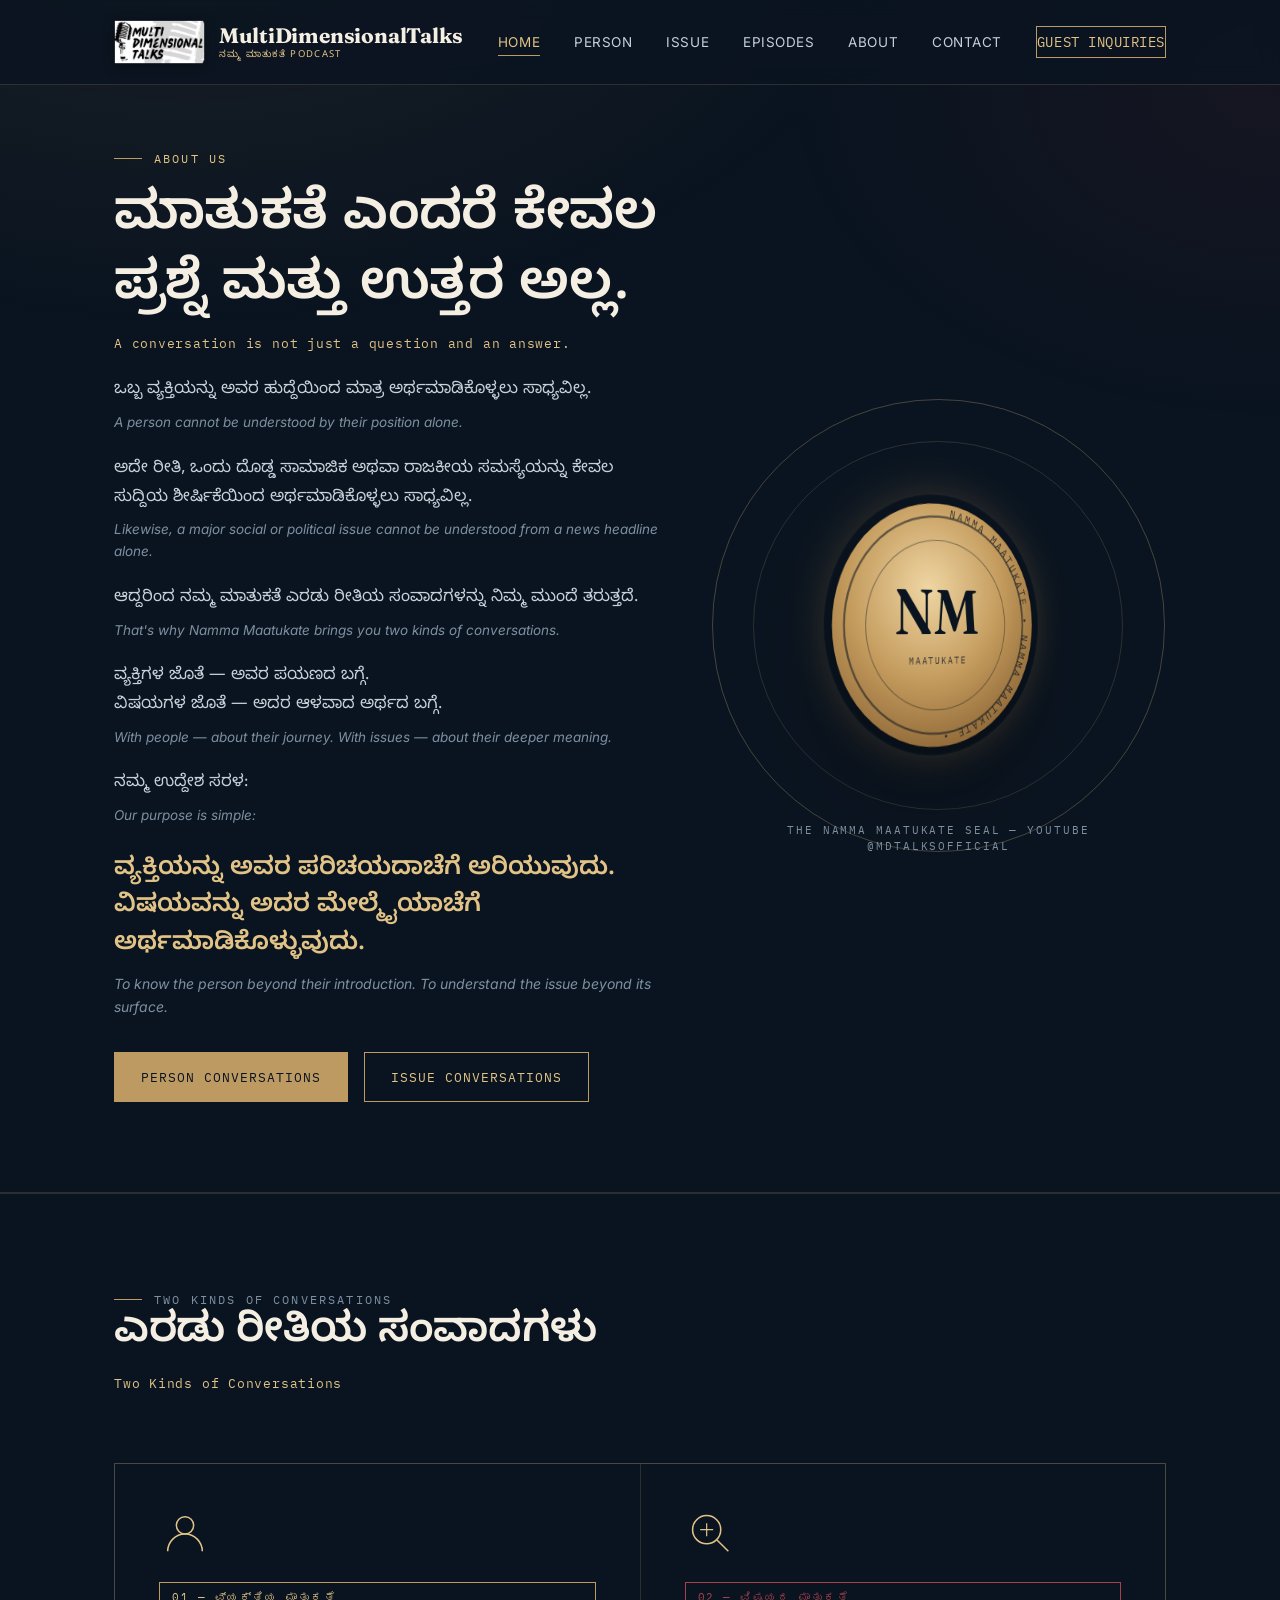
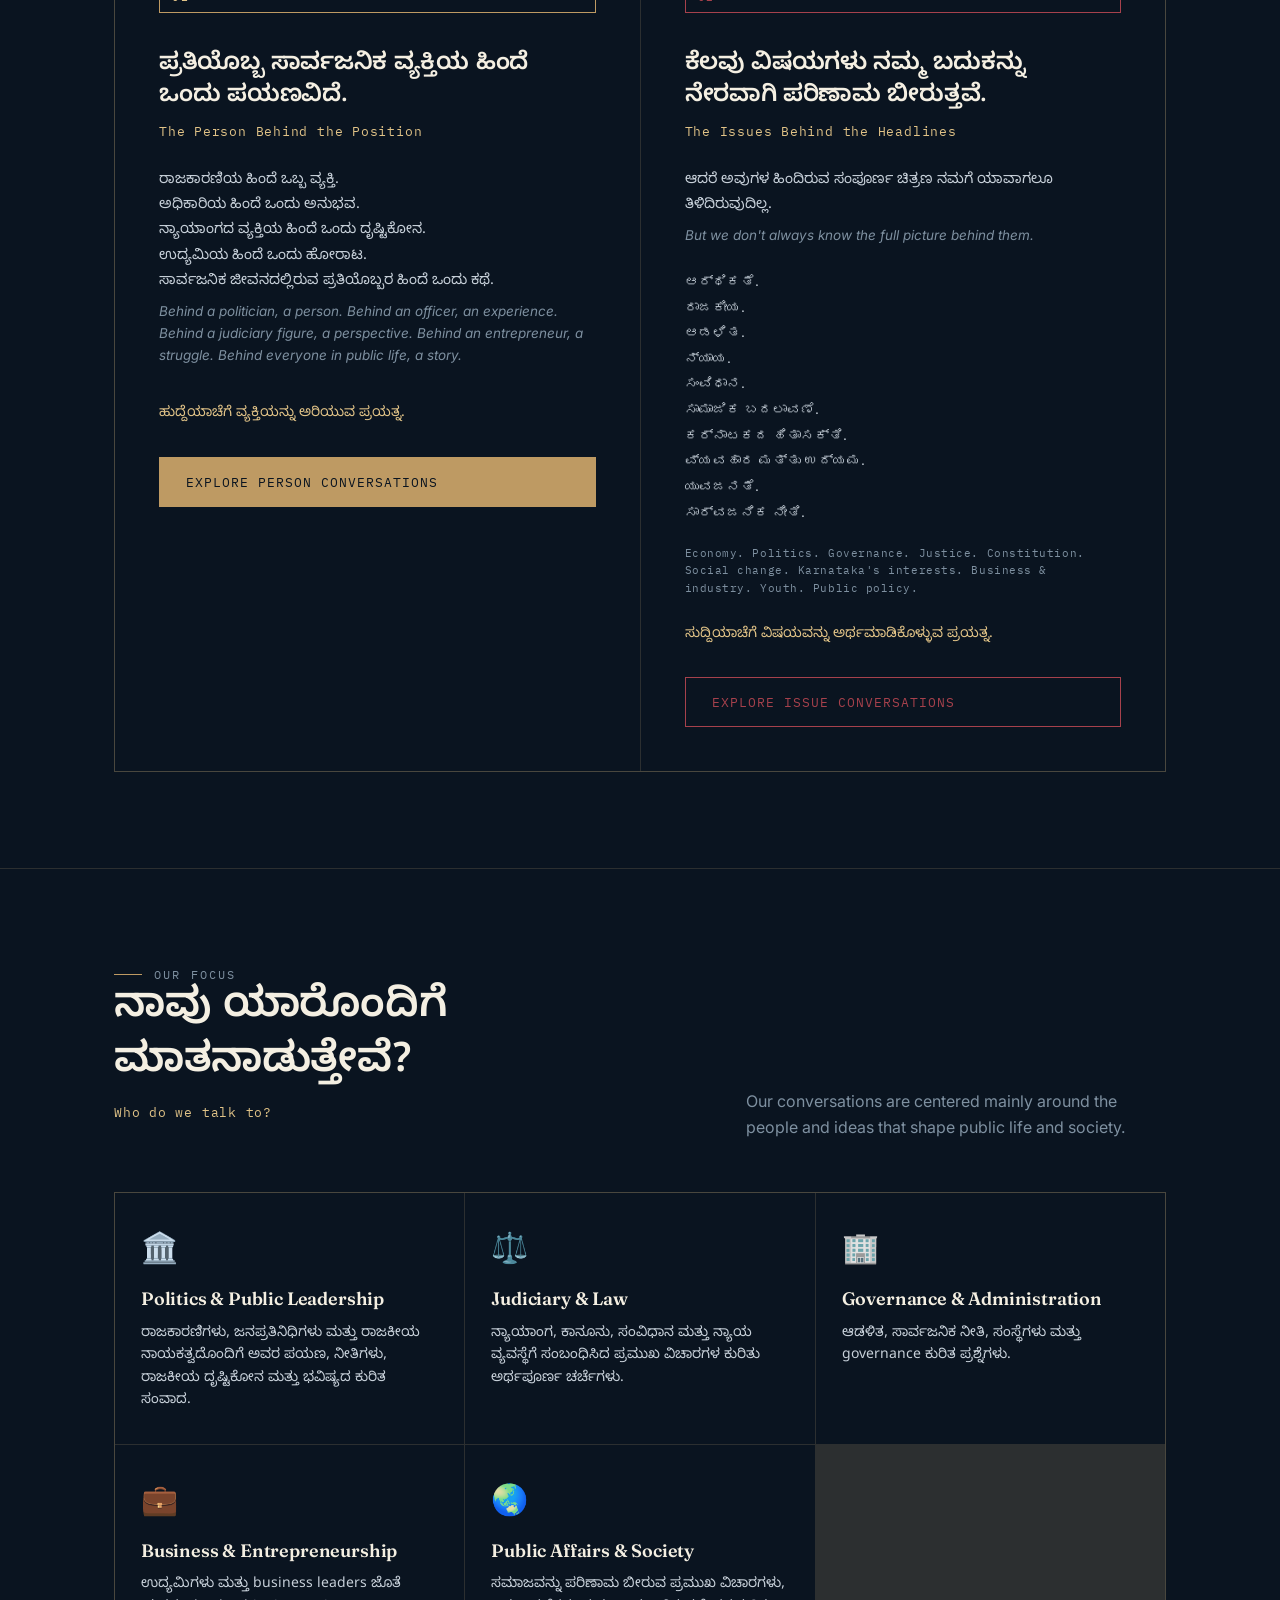
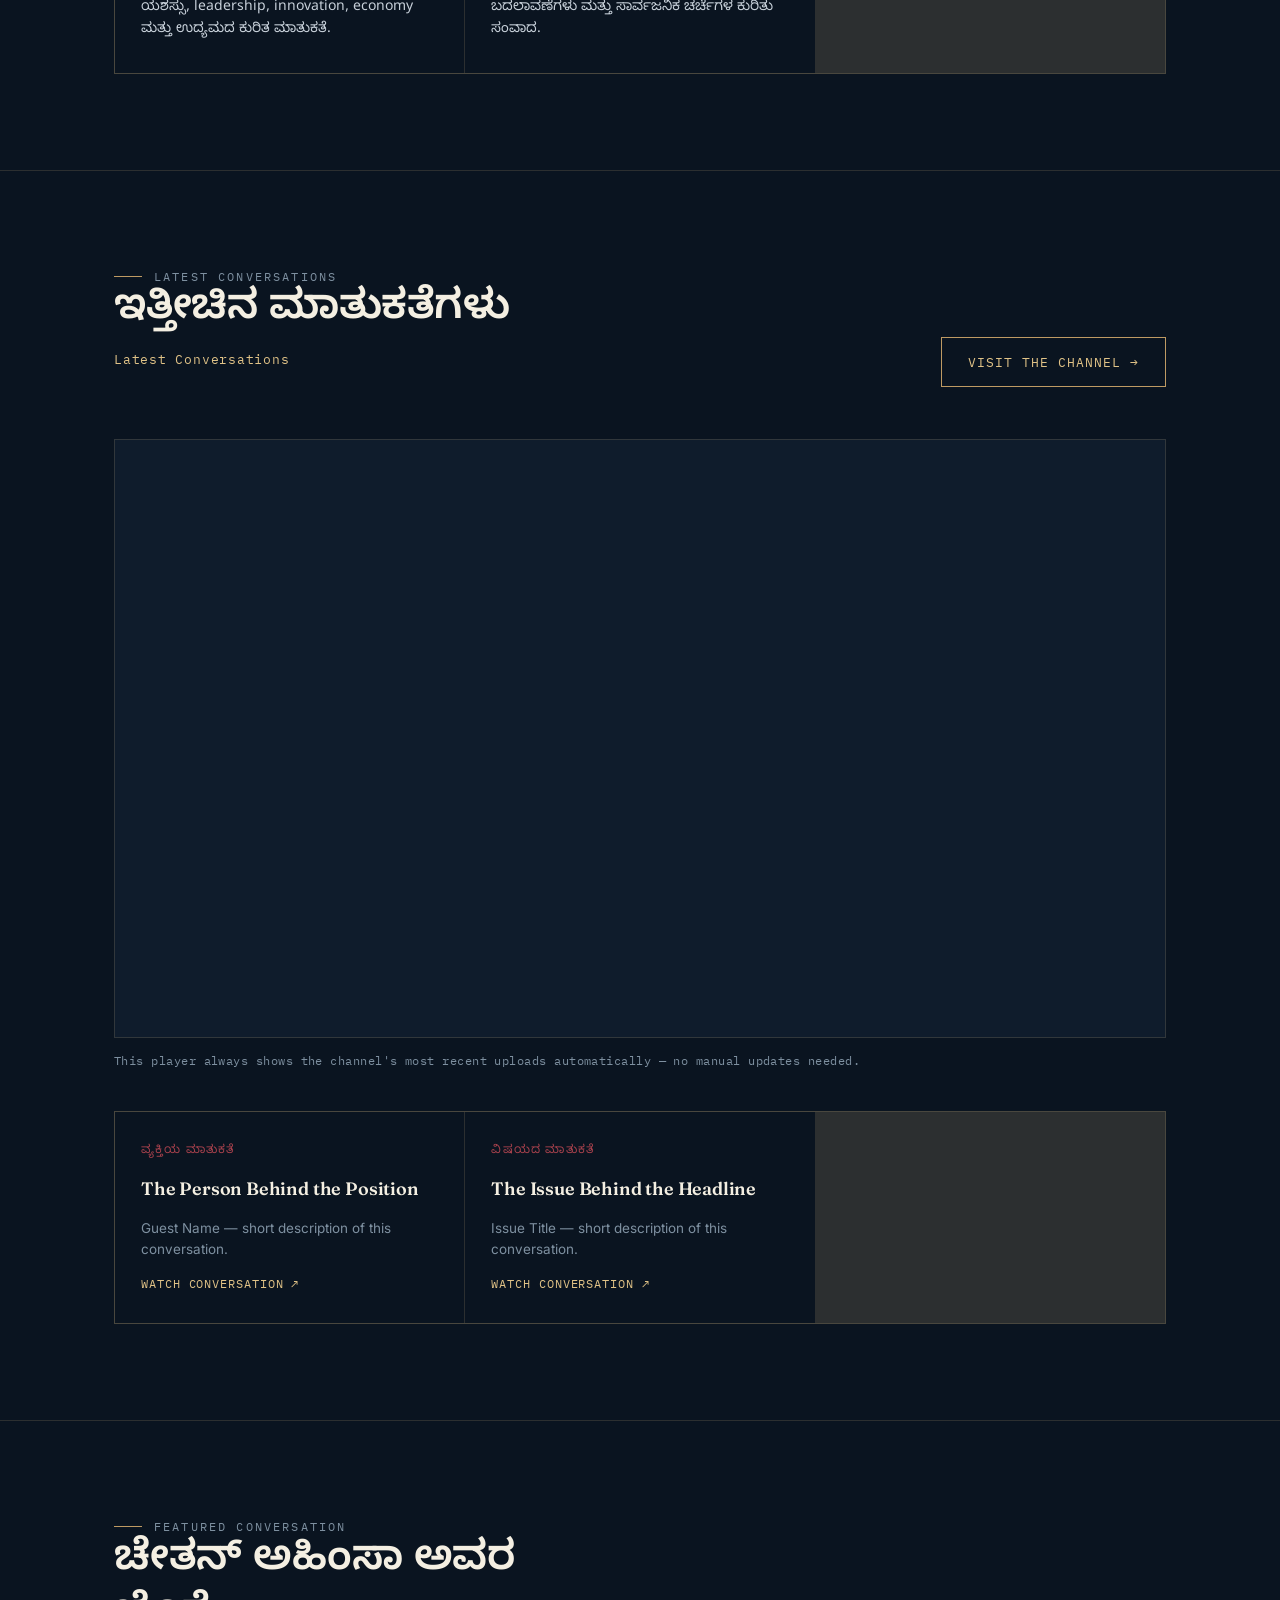
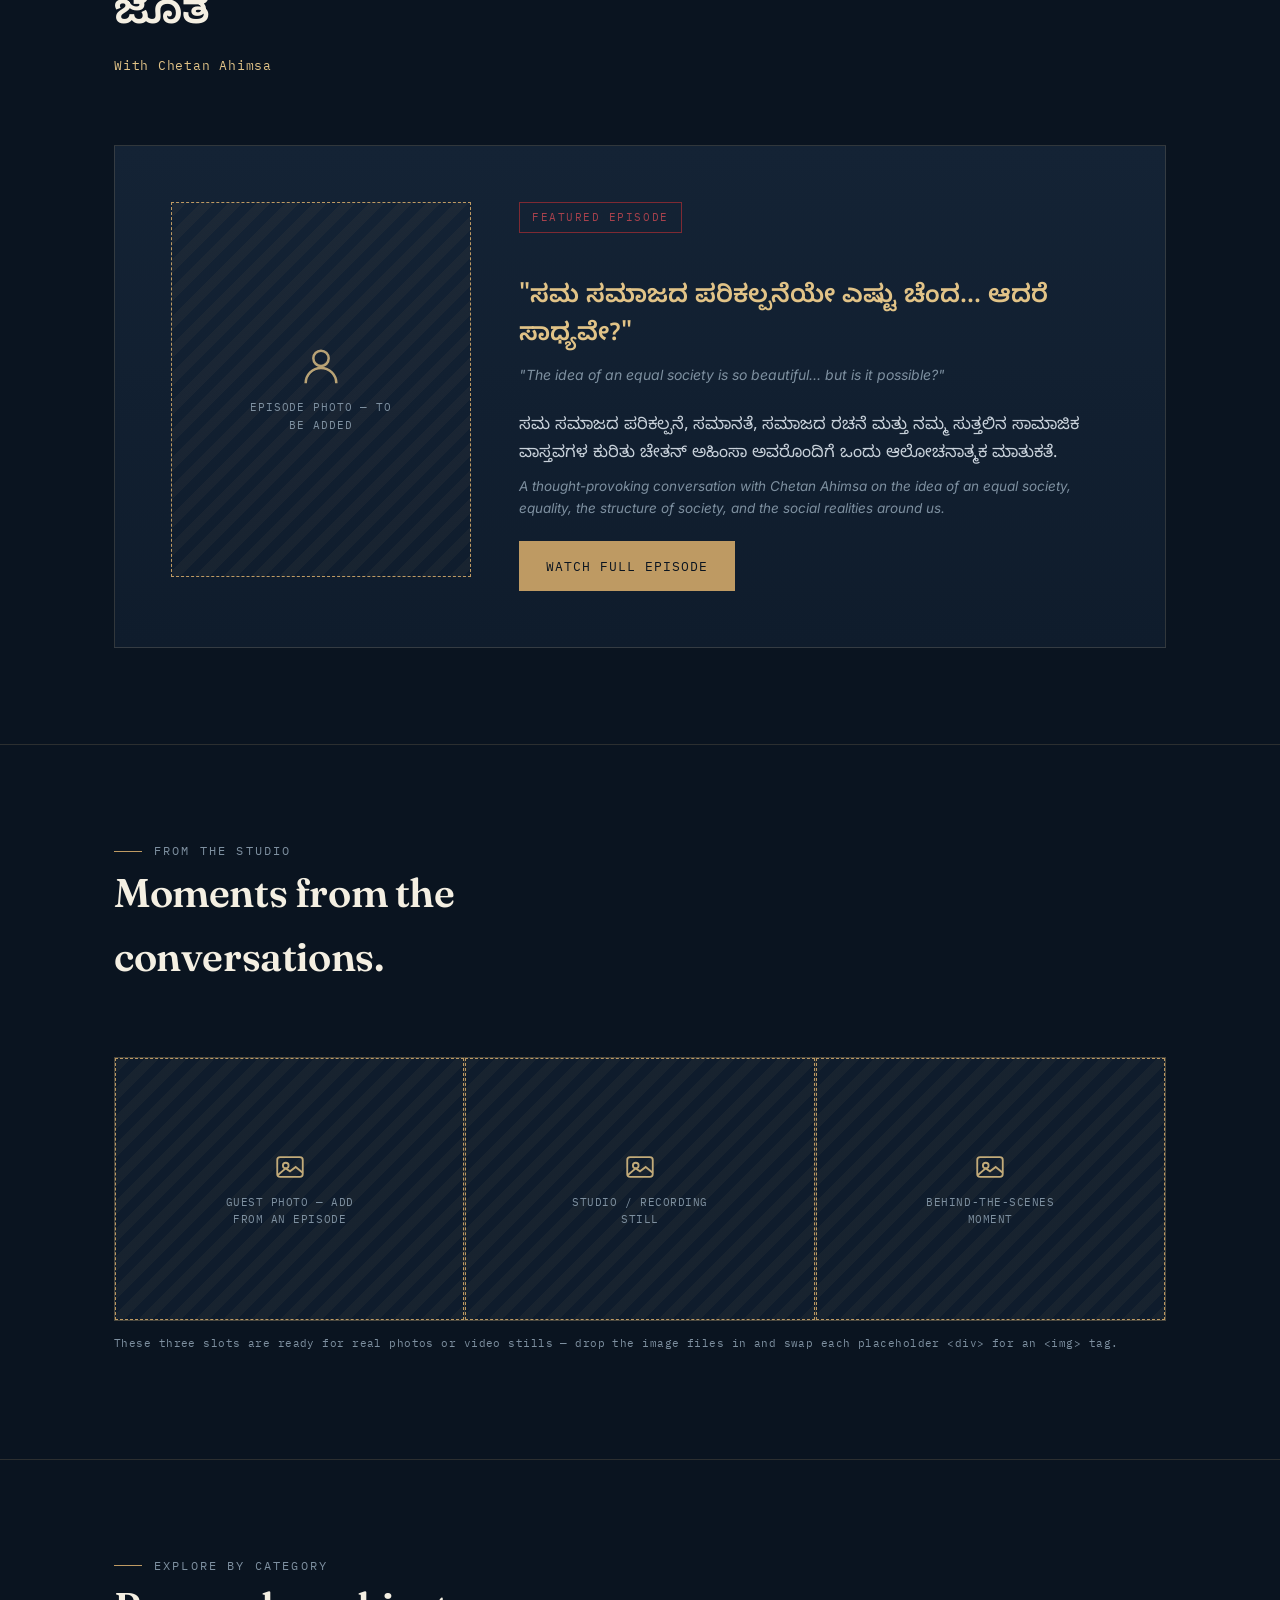
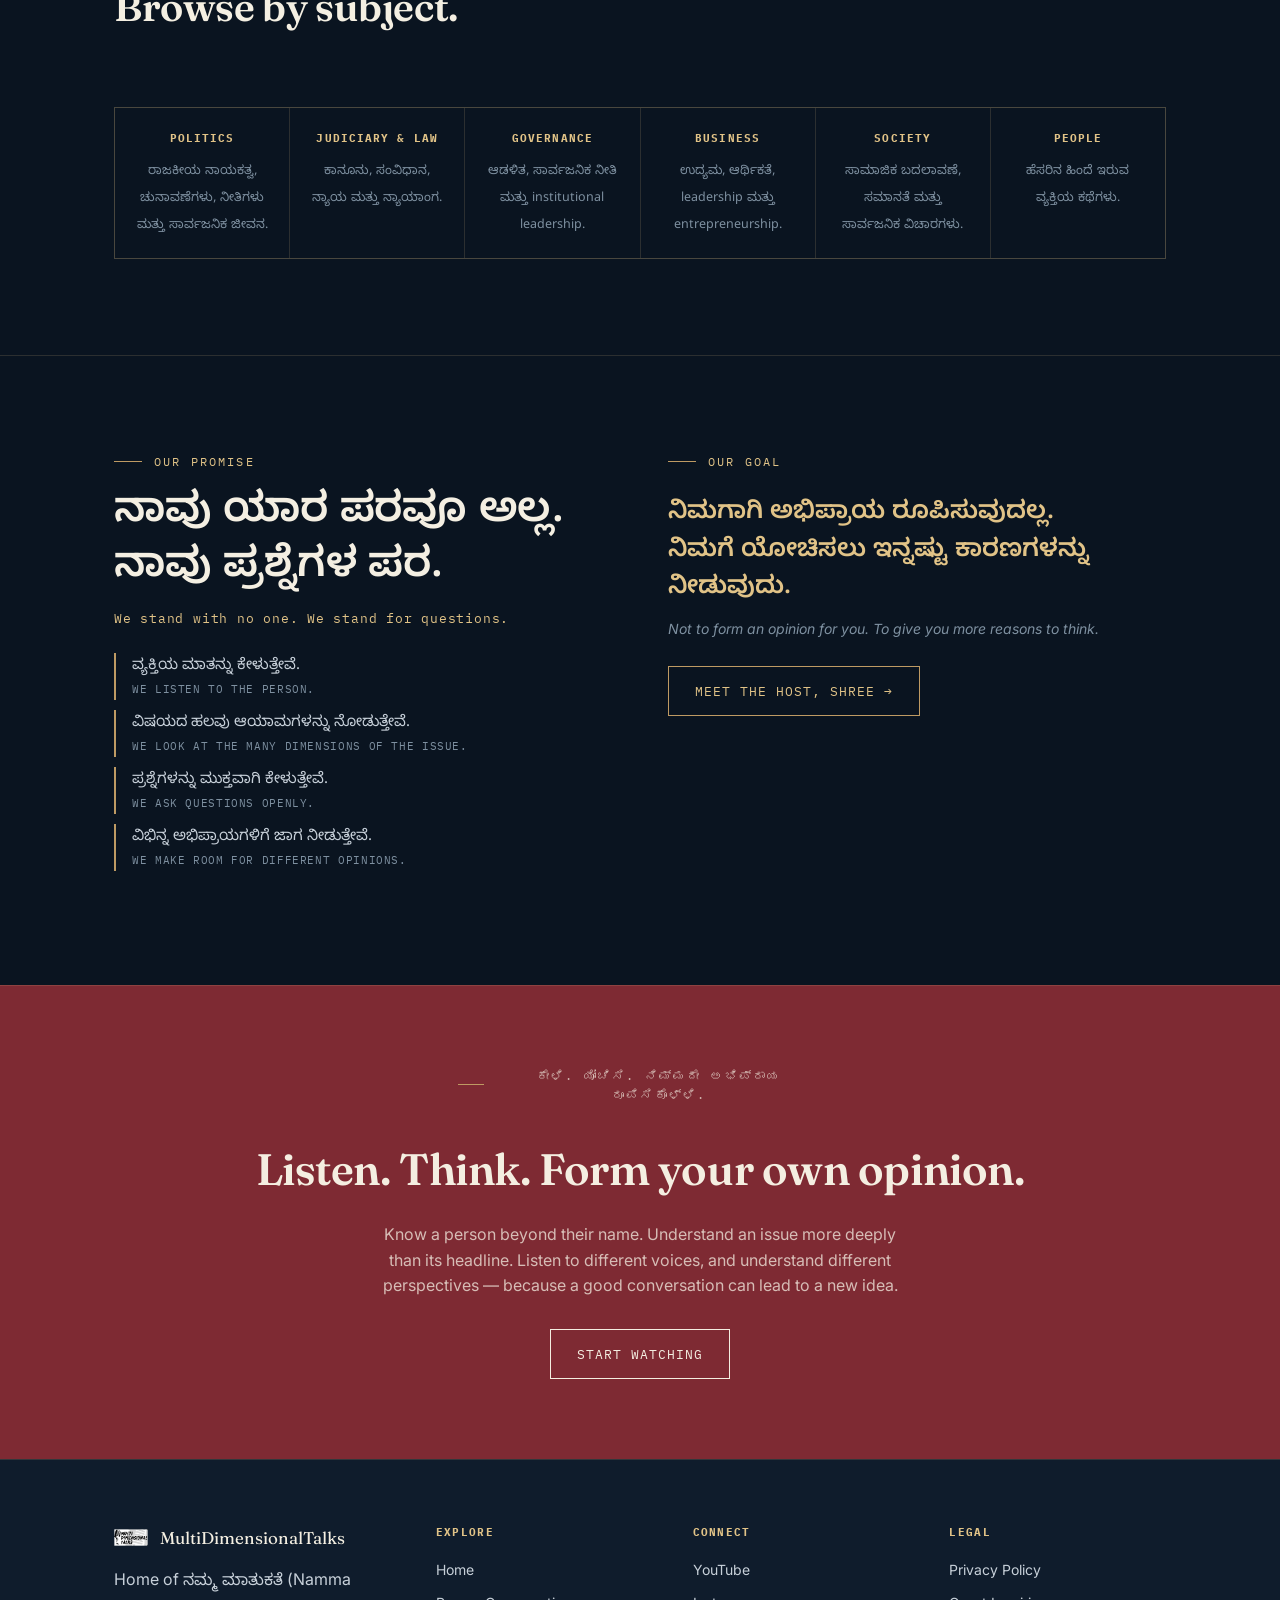
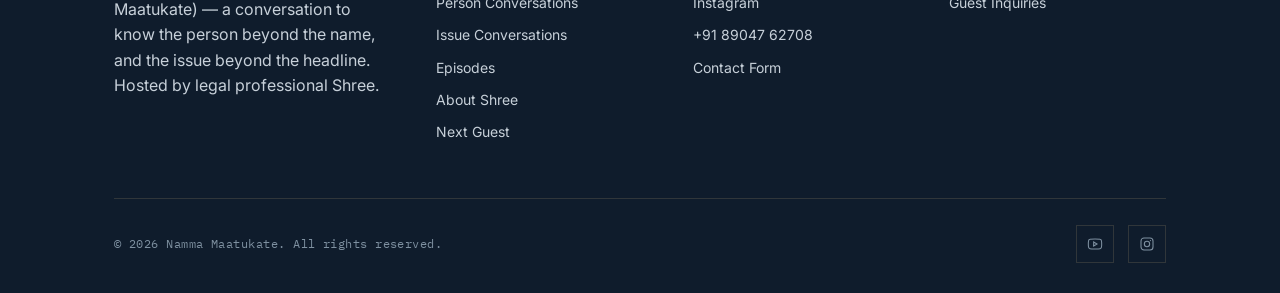
<file: index.html>
<!DOCTYPE html>
<html lang="en">
<head>
<meta charset="UTF-8">
<meta name="viewport" content="width=device-width, initial-scale=1.0">
<title>MultiDimensionalTalks — ನಮ್ಮ ಮಾತುಕತೆ | Namma Maatukate</title>
<meta name="description" content="ಹೆಸರಿನಾಚೆ... ವ್ಯಕ್ತಿಯನ್ನು ಅರಿಯುವ ಮಾತುಕತೆ. Namma Maatukate is hosted by legal professional Shree — conversations that go beyond the name to know the person, and beyond the headline to understand the issue.">
<link rel="icon" href="data:,">
<link rel="preconnect" href="https://fonts.googleapis.com">
<link href="https://fonts.googleapis.com/css2?family=Fraunces:opsz,wght@9..144,500;9..144,600;9..144,700&family=Inter:wght@400;500;600;700&family=IBM+Plex+Mono:wght@400;500&family=Noto+Sans+Kannada:wght@400;500;600;700&display=swap" rel="stylesheet">
<link rel="stylesheet" href="style.css">
</head>
<body>

<header class="site-header">
  <div class="wrap">
    <a class="brand" href="index.html">
      <img class="channel-logo" src="logo.png" alt="MultiDimensionalTalks logo">
      <span>MultiDimensionalTalks<small lang="kn" style="font-family:var(--f-kn);">ನಮ್ಮ ಮಾತುಕತೆ Podcast</small></span>
    </a>
    <button class="nav-toggle" aria-label="Toggle menu" aria-expanded="false">
      <svg viewBox="0 0 24 24" width="20" height="20" fill="none" stroke="currentColor" stroke-width="1.6"><path d="M3 6h18M3 12h18M3 18h18"/></svg>
    </button>
    <nav class="primary-nav">
      <ul>
        <li><a href="index.html" class="active">Home</a></li>
        <li><a href="person-conversations.html">Person</a></li>
        <li><a href="issue-conversations.html">Issue</a></li>
        <li><a href="episodes.html">Episodes</a></li>
        <li><a href="about.html">About</a></li>
        <li><a href="contact.html">Contact</a></li>
        <li><a class="nav-cta" href="contact.html">Guest Inquiries</a></li>
      </ul>
    </nav>
  </div>
</header>

<main>

  <!-- HERO / ABOUT US -->
  <section class="hero" style="padding-top:64px;">
    <div class="wrap hero-grid">
      <div>
        <p class="eyebrow">About Us</p>
        <h1 class="bi-heading">
          <span class="kn">ಮಾತುಕತೆ ಎಂದರೆ ಕೇವಲ ಪ್ರಶ್ನೆ ಮತ್ತು ಉತ್ತರ ಅಲ್ಲ.</span>
          <span class="en">A conversation is not just a question and an answer.</span>
        </h1>
        <div class="bi-block" style="margin-top:22px;">
          <p class="kn">ಒಬ್ಬ ವ್ಯಕ್ತಿಯನ್ನು ಅವರ ಹುದ್ದೆಯಿಂದ ಮಾತ್ರ ಅರ್ಥಮಾಡಿಕೊಳ್ಳಲು ಸಾಧ್ಯವಿಲ್ಲ.</p>
          <p class="en">A person cannot be understood by their position alone.</p>
        </div>
        <div class="bi-block">
          <p class="kn">ಅದೇ ರೀತಿ, ಒಂದು ದೊಡ್ಡ ಸಾಮಾಜಿಕ ಅಥವಾ ರಾಜಕೀಯ ಸಮಸ್ಯೆಯನ್ನು ಕೇವಲ ಸುದ್ದಿಯ ಶೀರ್ಷಿಕೆಯಿಂದ ಅರ್ಥಮಾಡಿಕೊಳ್ಳಲು ಸಾಧ್ಯವಿಲ್ಲ.</p>
          <p class="en">Likewise, a major social or political issue cannot be understood from a news headline alone.</p>
        </div>
        <div class="bi-block">
          <p class="kn">ಆದ್ದರಿಂದ ನಮ್ಮ ಮಾತುಕತೆ ಎರಡು ರೀತಿಯ ಸಂವಾದಗಳನ್ನು ನಿಮ್ಮ ಮುಂದೆ ತರುತ್ತದೆ.</p>
          <p class="en">That's why Namma Maatukate brings you two kinds of conversations.</p>
        </div>
        <div class="bi-block">
          <p class="kn">ವ್ಯಕ್ತಿಗಳ ಜೊತೆ — ಅವರ ಪಯಣದ ಬಗ್ಗೆ.<br>ವಿಷಯಗಳ ಜೊತೆ — ಅದರ ಆಳವಾದ ಅರ್ಥದ ಬಗ್ಗೆ.</p>
          <p class="en">With people — about their journey. With issues — about their deeper meaning.</p>
        </div>
        <div class="bi-block">
          <p class="kn">ನಮ್ಮ ಉದ್ದೇಶ ಸರಳ:</p>
          <p class="en">Our purpose is simple:</p>
        </div>
        <div class="bi-quote">
          <p class="kn">ವ್ಯಕ್ತಿಯನ್ನು ಅವರ ಪರಿಚಯದಾಚೆಗೆ ಅರಿಯುವುದು.<br>ವಿಷಯವನ್ನು ಅದರ ಮೇಲ್ಮೈಯಾಚೆಗೆ ಅರ್ಥಮಾಡಿಕೊಳ್ಳುವುದು.</p>
          <p class="en">To know the person beyond their introduction. To understand the issue beyond its surface.</p>
        </div>
        <div class="hero-actions">
          <a class="btn solid" href="person-conversations.html">Person Conversations</a>
          <a class="btn" href="issue-conversations.html">Issue Conversations</a>
        </div>
      </div>
      <div class="seal-stage reveal">
        <div class="seal-orbit ring-a" aria-hidden="true"></div>
        <div class="seal-orbit ring-b" aria-hidden="true"></div>
        <div class="seal-3d" id="seal-3d">
          <div class="seal-face seal-front">
            <svg viewBox="0 0 240 240" xmlns="http://www.w3.org/2000/svg">
              <defs>
                <path id="sealCircleF" d="M120,20 a100,100 0 1,1 -0.1,0" />
                <radialGradient id="sealGradF" cx="45%" cy="35%" r="70%">
                  <stop offset="0%" stop-color="#efd6a3"/>
                  <stop offset="55%" stop-color="#c39a5c"/>
                  <stop offset="100%" stop-color="#8a6435"/>
                </radialGradient>
              </defs>
              <circle cx="120" cy="120" r="112" fill="url(#sealGradF)"/>
              <circle cx="120" cy="120" r="100" fill="none" stroke="#0a1420" stroke-width="2" opacity="0.55"/>
              <circle cx="120" cy="120" r="78" fill="none" stroke="#0a1420" stroke-width="1" opacity="0.4"/>
              <text font-family="IBM Plex Mono, monospace" font-size="10.5" letter-spacing="2.5" fill="#0a1420" opacity="0.75">
                <textPath href="#sealCircleF" startOffset="2%">NAMMA MAATUKATE • NAMMA MAATUKATE •</textPath>
              </text>
              <text x="120" y="128" text-anchor="middle" font-family="Fraunces, serif" font-weight="600" font-size="58" fill="#0a1420">NM</text>
              <text x="120" y="156" text-anchor="middle" font-family="IBM Plex Mono, monospace" font-size="9" letter-spacing="2.2" fill="#0a1420" opacity="0.75">MAATUKATE</text>
            </svg>
          </div>
          <div class="seal-face seal-back">
            <svg viewBox="0 0 240 240" xmlns="http://www.w3.org/2000/svg">
              <defs>
                <path id="sealCircleB" d="M120,20 a100,100 0 1,1 -0.1,0" />
                <radialGradient id="sealGradB" cx="55%" cy="65%" r="70%">
                  <stop offset="0%" stop-color="#e6c98d"/>
                  <stop offset="55%" stop-color="#b98f52"/>
                  <stop offset="100%" stop-color="#7a5a30"/>
                </radialGradient>
              </defs>
              <circle cx="120" cy="120" r="112" fill="url(#sealGradB)"/>
              <circle cx="120" cy="120" r="100" fill="none" stroke="#0a1420" stroke-width="2" opacity="0.55"/>
              <text font-family="IBM Plex Mono, monospace" font-size="10.5" letter-spacing="2.5" fill="#0a1420" opacity="0.75">
                <textPath href="#sealCircleB" startOffset="2%">HOSTED BY SHREE • HOSTED BY SHREE •</textPath>
              </text>
              <circle cx="120" cy="120" r="52" fill="none" stroke="#0a1420" stroke-width="1.4" opacity="0.6"/>
              <text x="120" y="130" text-anchor="middle" font-family="Fraunces, serif" font-weight="600" font-size="30" fill="#0a1420">EST.</text>
            </svg>
          </div>
        </div>
        <p class="ring-caption">The Namma Maatukate Seal — YouTube @MDTalksofficial</p>
      </div>
    </div>
  </section>

  <!-- TWO KINDS OF CONVERSATIONS -->
  <section>
    <div class="wrap">
      <div class="section-head reveal">
        <div>
          <p class="eyebrow">Two Kinds of Conversations</p>
          <h2 class="bi-heading"><span class="kn">ಎರಡು ರೀತಿಯ ಸಂವಾದಗಳು</span><span class="en">Two Kinds of Conversations</span></h2>
        </div>
      </div>

      <div class="pillar-grid reveal">
        <div class="pillar-card">
          <div class="pillar-icon">
            <svg viewBox="0 0 48 48" fill="none" stroke="currentColor" stroke-width="1.4"><circle cx="24" cy="16" r="8"/><path d="M8 40c0-8.8 7.2-16 16-16s16 7.2 16 16"/></svg>
          </div>
          <span class="docket-case" style="border-color:var(--brass);color:var(--brass-lt);">01 — ವ್ಯಕ್ತಿಯ ಮಾತುಕತೆ</span>
          <h3 class="bi-heading" style="margin-top:16px;"><span class="kn" style="font-size:24px;">ಪ್ರತಿಯೊಬ್ಬ ಸಾರ್ವಜನಿಕ ವ್ಯಕ್ತಿಯ ಹಿಂದೆ ಒಂದು ಪಯಣವಿದೆ.</span><span class="en" style="margin-top:8px;">The Person Behind the Position</span></h3>
          <div class="bi-block" style="margin-top:14px;">
            <p class="kn" style="font-size:14.5px;">ರಾಜಕಾರಣಿಯ ಹಿಂದೆ ಒಬ್ಬ ವ್ಯಕ್ತಿ.<br>ಅಧಿಕಾರಿಯ ಹಿಂದೆ ಒಂದು ಅನುಭವ.<br>ನ್ಯಾಯಾಂಗದ ವ್ಯಕ್ತಿಯ ಹಿಂದೆ ಒಂದು ದೃಷ್ಟಿಕೋನ.<br>ಉದ್ಯಮಿಯ ಹಿಂದೆ ಒಂದು ಹೋರಾಟ.<br>ಸಾರ್ವಜನಿಕ ಜೀವನದಲ್ಲಿರುವ ಪ್ರತಿಯೊಬ್ಬರ ಹಿಂದೆ ಒಂದು ಕಥೆ.</p>
            <p class="en">Behind a politician, a person. Behind an officer, an experience. Behind a judiciary figure, a perspective. Behind an entrepreneur, a struggle. Behind everyone in public life, a story.</p>
          </div>
          <p style="font-family:var(--f-kn);color:var(--brass-lt);font-size:14px;margin-top:16px;">ಹುದ್ದೆಯಾಚೆಗೆ ವ್ಯಕ್ತಿಯನ್ನು ಅರಿಯುವ ಪ್ರಯತ್ನ.</p>
          <a class="btn solid" style="margin-top:16px;" href="person-conversations.html">Explore Person Conversations</a>
        </div>

        <div class="pillar-card">
          <div class="pillar-icon">
            <svg viewBox="0 0 48 48" fill="none" stroke="currentColor" stroke-width="1.4"><circle cx="20" cy="20" r="13"/><path d="M29.5 29.5 40 40"/><path d="M20 14v12M14 20h12" stroke-width="1.1"/></svg>
          </div>
          <span class="docket-case" style="border-color:var(--seal-lt);color:var(--seal-lt);">02 — ವಿಷಯದ ಮಾತುಕತೆ</span>
          <h3 class="bi-heading" style="margin-top:16px;"><span class="kn" style="font-size:24px;">ಕೆಲವು ವಿಷಯಗಳು ನಮ್ಮ ಬದುಕನ್ನು ನೇರವಾಗಿ ಪರಿಣಾಮ ಬೀರುತ್ತವೆ.</span><span class="en" style="margin-top:8px;">The Issues Behind the Headlines</span></h3>
          <div class="bi-block" style="margin-top:14px;">
            <p class="kn" style="font-size:14.5px;">ಆದರೆ ಅವುಗಳ ಹಿಂದಿರುವ ಸಂಪೂರ್ಣ ಚಿತ್ರಣ ನಮಗೆ ಯಾವಾಗಲೂ ತಿಳಿದಿರುವುದಿಲ್ಲ.</p>
            <p class="en">But we don't always know the full picture behind them.</p>
          </div>
          <p class="kn" style="font-size:13.5px;color:var(--text-mid);line-height:1.9;">ಆರ್ಥಿಕತೆ.<br>ರಾಜಕೀಯ.<br>ಆಡಳಿತ.<br>ನ್ಯಾಯ.<br>ಸಂವಿಧಾನ.<br>ಸಾಮಾಜಿಕ ಬದಲಾವಣೆ.<br>ಕರ್ನಾಟಕದ ಹಿತಾಸಕ್ತಿ.<br>ವ್ಯವಹಾರ ಮತ್ತು ಉದ್ಯಮ.<br>ಯುವಜನತೆ.<br>ಸಾರ್ವಜನಿಕ ನೀತಿ.</p>
          <p style="font-family:var(--f-mono);font-size:11px;color:var(--text-dim);letter-spacing:.05em;margin-top:6px;">Economy. Politics. Governance. Justice. Constitution. Social change. Karnataka's interests. Business &amp; industry. Youth. Public policy.</p>
          <p style="font-family:var(--f-kn);color:var(--brass-lt);font-size:14px;margin-top:16px;">ಸುದ್ದಿಯಾಚೆಗೆ ವಿಷಯವನ್ನು ಅರ್ಥಮಾಡಿಕೊಳ್ಳುವ ಪ್ರಯತ್ನ.</p>
          <a class="btn seal-btn" style="margin-top:16px;" href="issue-conversations.html">Explore Issue Conversations</a>
        </div>
      </div>
    </div>
  </section>

  <!-- OUR FOCUS -->
  <section>
    <div class="wrap">
      <div class="section-head reveal">
        <div>
          <p class="eyebrow">Our Focus</p>
          <h2 class="bi-heading"><span class="kn">ನಾವು ಯಾರೊಂದಿಗೆ ಮಾತನಾಡುತ್ತೇವೆ?</span><span class="en">Who do we talk to?</span></h2>
        </div>
        <p>Our conversations are centered mainly around the people and ideas that shape public life and society.</p>
      </div>
      <div class="focus-grid reveal">
        <div class="focus-card">
          <span class="icon">🏛️</span>
          <h4>Politics &amp; Public Leadership</h4>
          <span class="kn">ರಾಜಕಾರಣಿಗಳು, ಜನಪ್ರತಿನಿಧಿಗಳು ಮತ್ತು ರಾಜಕೀಯ ನಾಯಕತ್ವದೊಂದಿಗೆ ಅವರ ಪಯಣ, ನೀತಿಗಳು, ರಾಜಕೀಯ ದೃಷ್ಟಿಕೋನ ಮತ್ತು ಭವಿಷ್ಯದ ಕುರಿತ ಸಂವಾದ.</span>
        </div>
        <div class="focus-card">
          <span class="icon">⚖️</span>
          <h4>Judiciary &amp; Law</h4>
          <span class="kn">ನ್ಯಾಯಾಂಗ, ಕಾನೂನು, ಸಂವಿಧಾನ ಮತ್ತು ನ್ಯಾಯ ವ್ಯವಸ್ಥೆಗೆ ಸಂಬಂಧಿಸಿದ ಪ್ರಮುಖ ವಿಚಾರಗಳ ಕುರಿತು ಅರ್ಥಪೂರ್ಣ ಚರ್ಚೆಗಳು.</span>
        </div>
        <div class="focus-card">
          <span class="icon">🏢</span>
          <h4>Governance &amp; Administration</h4>
          <span class="kn">ಆಡಳಿತ, ಸಾರ್ವಜನಿಕ ನೀತಿ, ಸಂಸ್ಥೆಗಳು ಮತ್ತು governance ಕುರಿತ ಪ್ರಶ್ನೆಗಳು.</span>
        </div>
        <div class="focus-card">
          <span class="icon">💼</span>
          <h4>Business &amp; Entrepreneurship</h4>
          <span class="kn">ಉದ್ಯಮಿಗಳು ಮತ್ತು business leaders ಜೊತೆ ಯಶಸ್ಸು, leadership, innovation, economy ಮತ್ತು ಉದ್ಯಮದ ಕುರಿತ ಮಾತುಕತೆ.</span>
        </div>
        <div class="focus-card">
          <span class="icon">🌏</span>
          <h4>Public Affairs &amp; Society</h4>
          <span class="kn">ಸಮಾಜವನ್ನು ಪರಿಣಾಮ ಬೀರುವ ಪ್ರಮುಖ ವಿಚಾರಗಳು, ಬದಲಾವಣೆಗಳು ಮತ್ತು ಸಾರ್ವಜನಿಕ ಚರ್ಚೆಗಳ ಕುರಿತು ಸಂವಾದ.</span>
        </div>
      </div>
    </div>
  </section>

  <!-- LATEST CONVERSATIONS -->
  <section>
    <div class="wrap">
      <div class="section-head reveal">
        <div>
          <p class="eyebrow">Latest Conversations</p>
          <h2 class="bi-heading"><span class="kn">ಇತ್ತೀಚಿನ ಮಾತುಕತೆಗಳು</span><span class="en">Latest Conversations</span></h2>
        </div>
        <a class="btn" href="https://www.youtube.com/@MDTalksofficial" target="_blank" rel="noopener">Visit the Channel →</a>
      </div>
      <div class="video-embed-frame reveal">
        <iframe
          src="https://www.youtube.com/embed/videoseries?list=UU4MlcxJm39v0iM5RRcbVlFw"
          title="Namma Maatukate — latest uploads"
          loading="lazy"
          allow="accelerometer; autoplay; clipboard-write; encrypted-media; gyroscope; picture-in-picture"
          allowfullscreen>
        </iframe>
      </div>
      <p style="margin-top:14px;font-family:var(--f-mono);font-size:11.5px;color:var(--text-dim);letter-spacing:.04em;">This player always shows the channel's most recent uploads automatically — no manual updates needed.</p>

      <div class="episode-grid reveal" style="margin-top:40px;">
        <div class="episode-card">
          <span class="episode-num" lang="kn" style="font-family:var(--f-kn);">ವ್ಯಕ್ತಿಯ ಮಾತುಕತೆ</span>
          <h4>The Person Behind the Position</h4>
          <p>Guest Name — short description of this conversation.</p>
          <a class="watch" href="person-conversations.html">Watch Conversation ↗</a>
        </div>
        <div class="episode-card">
          <span class="episode-num" lang="kn" style="font-family:var(--f-kn);">ವಿಷಯದ ಮಾತುಕತೆ</span>
          <h4>The Issue Behind the Headline</h4>
          <p>Issue Title — short description of this conversation.</p>
          <a class="watch" href="issue-conversations.html">Watch Conversation ↗</a>
        </div>
      </div>
    </div>
  </section>

  <!-- FEATURED CONVERSATION -->
  <section>
    <div class="wrap">
      <div class="section-head reveal">
        <div>
          <p class="eyebrow">Featured Conversation</p>
          <h2 class="bi-heading"><span class="kn">ಚೇತನ್ ಅಹಿಂಸಾ ಅವರ ಜೊತೆ</span><span class="en">With Chetan Ahimsa</span></h2>
        </div>
      </div>
      <div class="docket reveal">
        <div class="docket-photo">
          <svg viewBox="0 0 24 24" fill="none" stroke="currentColor" stroke-width="1.3"><circle cx="12" cy="8" r="4"/><path d="M4 21c0-4.4 3.6-8 8-8s8 3.6 8 8"/></svg>
          <span>Episode photo — to be added</span>
        </div>
        <div>
          <span class="docket-case">Featured Episode</span>
          <div class="bi-quote">
            <p class="kn">"ಸಮ ಸಮಾಜದ ಪರಿಕಲ್ಪನೆಯೇ ಎಷ್ಟು ಚೆಂದ... ಆದರೆ ಸಾಧ್ಯವೇ?"</p>
            <p class="en">"The idea of an equal society is so beautiful... but is it possible?"</p>
          </div>
          <div class="bi-block">
            <p class="kn">ಸಮ ಸಮಾಜದ ಪರಿಕಲ್ಪನೆ, ಸಮಾನತೆ, ಸಮಾಜದ ರಚನೆ ಮತ್ತು ನಮ್ಮ ಸುತ್ತಲಿನ ಸಾಮಾಜಿಕ ವಾಸ್ತವಗಳ ಕುರಿತು ಚೇತನ್ ಅಹಿಂಸಾ ಅವರೊಂದಿಗೆ ಒಂದು ಆಲೋಚನಾತ್ಮಕ ಮಾತುಕತೆ.</p>
            <p class="en">A thought-provoking conversation with Chetan Ahimsa on the idea of an equal society, equality, the structure of society, and the social realities around us.</p>
          </div>
          <a class="btn solid" href="https://www.youtube.com/@MDTalksofficial" target="_blank" rel="noopener">Watch Full Episode</a>
        </div>
      </div>
    </div>
  </section>

  <!-- PHOTO GALLERY (space for real photos from the channel) -->
  <section>
    <div class="wrap">
      <div class="section-head reveal">
        <div>
          <p class="eyebrow">From the Studio</p>
          <h2>Moments from the conversations.</h2>
        </div>
      </div>
      <div class="gallery-strip reveal">
        <div class="gallery-photo">
          <svg viewBox="0 0 24 24" fill="none" stroke="currentColor" stroke-width="1.3"><rect x="3" y="5" width="18" height="14" rx="2"/><circle cx="9" cy="11" r="2"/><path d="M21 16l-5-4-4 3-3-2-6 5"/></svg>
          <span>Guest photo — add from an episode</span>
        </div>
        <div class="gallery-photo">
          <svg viewBox="0 0 24 24" fill="none" stroke="currentColor" stroke-width="1.3"><rect x="3" y="5" width="18" height="14" rx="2"/><circle cx="9" cy="11" r="2"/><path d="M21 16l-5-4-4 3-3-2-6 5"/></svg>
          <span>Studio / recording still</span>
        </div>
        <div class="gallery-photo">
          <svg viewBox="0 0 24 24" fill="none" stroke="currentColor" stroke-width="1.3"><rect x="3" y="5" width="18" height="14" rx="2"/><circle cx="9" cy="11" r="2"/><path d="M21 16l-5-4-4 3-3-2-6 5"/></svg>
          <span>Behind-the-scenes moment</span>
        </div>
      </div>
      <p style="margin-top:14px;font-family:var(--f-mono);font-size:11px;color:var(--text-dim);letter-spacing:.04em;">These three slots are ready for real photos or video stills — drop the image files in and swap each placeholder &lt;div&gt; for an &lt;img&gt; tag.</p>
    </div>
  </section>

  <!-- EXPLORE BY CATEGORY -->
  <section>
    <div class="wrap">
      <div class="section-head reveal">
        <div>
          <p class="eyebrow">Explore by Category</p>
          <h2>Browse by subject.</h2>
        </div>
      </div>
      <div class="category-grid reveal">
        <div class="category-card"><b>Politics</b><span class="kn">ರಾಜಕೀಯ ನಾಯಕತ್ವ, ಚುನಾವಣೆಗಳು, ನೀತಿಗಳು ಮತ್ತು ಸಾರ್ವಜನಿಕ ಜೀವನ.</span></div>
        <div class="category-card"><b>Judiciary &amp; Law</b><span class="kn">ಕಾನೂನು, ಸಂವಿಧಾನ, ನ್ಯಾಯ ಮತ್ತು ನ್ಯಾಯಾಂಗ.</span></div>
        <div class="category-card"><b>Governance</b><span class="kn">ಆಡಳಿತ, ಸಾರ್ವಜನಿಕ ನೀತಿ ಮತ್ತು institutional leadership.</span></div>
        <div class="category-card"><b>Business</b><span class="kn">ಉದ್ಯಮ, ಆರ್ಥಿಕತೆ, leadership ಮತ್ತು entrepreneurship.</span></div>
        <div class="category-card"><b>Society</b><span class="kn">ಸಾಮಾಜಿಕ ಬದಲಾವಣೆ, ಸಮಾನತೆ ಮತ್ತು ಸಾರ್ವಜನಿಕ ವಿಚಾರಗಳು.</span></div>
        <div class="category-card"><b>People</b><span class="kn">ಹೆಸರಿನ ಹಿಂದೆ ಇರುವ ವ್ಯಕ್ತಿಯ ಕಥೆಗಳು.</span></div>
      </div>
    </div>
  </section>

  <!-- OUR PROMISE -->
  <section>
    <div class="wrap two-col">
      <div class="reveal">
        <p class="eyebrow">Our Promise</p>
        <h2 class="bi-heading"><span class="kn">ನಾವು ಯಾರ ಪರವೂ ಅಲ್ಲ. ನಾವು ಪ್ರಶ್ನೆಗಳ ಪರ.</span><span class="en">We stand with no one. We stand for questions.</span></h2>
        <div class="bi-list" style="margin-top:24px;">
          <div class="bi-item"><span class="kn">ವ್ಯಕ್ತಿಯ ಮಾತನ್ನು ಕೇಳುತ್ತೇವೆ.</span><span class="en">We listen to the person.</span></div>
          <div class="bi-item"><span class="kn">ವಿಷಯದ ಹಲವು ಆಯಾಮಗಳನ್ನು ನೋಡುತ್ತೇವೆ.</span><span class="en">We look at the many dimensions of the issue.</span></div>
          <div class="bi-item"><span class="kn">ಪ್ರಶ್ನೆಗಳನ್ನು ಮುಕ್ತವಾಗಿ ಕೇಳುತ್ತೇವೆ.</span><span class="en">We ask questions openly.</span></div>
          <div class="bi-item"><span class="kn">ವಿಭಿನ್ನ ಅಭಿಪ್ರಾಯಗಳಿಗೆ ಜಾಗ ನೀಡುತ್ತೇವೆ.</span><span class="en">We make room for different opinions.</span></div>
        </div>
      </div>
      <div class="reveal">
        <p class="eyebrow">Our Goal</p>
        <div class="bi-quote">
          <p class="kn">ನಿಮಗಾಗಿ ಅಭಿಪ್ರಾಯ ರೂಪಿಸುವುದಲ್ಲ.<br>ನಿಮಗೆ ಯೋಚಿಸಲು ಇನ್ನಷ್ಟು ಕಾರಣಗಳನ್ನು ನೀಡುವುದು.</p>
          <p class="en">Not to form an opinion for you. To give you more reasons to think.</p>
        </div>
        <a class="btn" href="about.html">Meet the Host, Shree →</a>
      </div>
    </div>
  </section>

  <!-- FINAL CTA -->
  <section class="cta-band">
    <div class="wrap">
      <p class="eyebrow" style="justify-content:center;color:rgba(244,238,225,0.7)">ಕೇಳಿ. ಯೋಚಿಸಿ. ನಿಮ್ಮದೇ ಅಭಿಪ್ರಾಯ ರೂಪಿಸಿಕೊಳ್ಳಿ.</p>
      <h2>Listen. Think. Form your own opinion.</h2>
      <p>Know a person beyond their name. Understand an issue more deeply than its headline. Listen to different voices, and understand different perspectives — because a good conversation can lead to a new idea.</p>
      <a class="btn" href="episodes.html">Start Watching</a>
    </div>
  </section>

</main>

<footer class="site-footer">
  <div class="wrap">
    <div class="footer-grid">
      <div>
        <div class="footer-brand">
          <img class="channel-logo" src="logo.png" alt="MultiDimensionalTalks logo" style="width:34px;height:auto;">
          <span style="font-family:var(--f-display);font-size:17px;color:var(--text-hi);">MultiDimensionalTalks</span>
        </div>
        <p style="margin-top:16px;max-width:32ch;">Home of <span lang="kn" style="font-family:var(--f-kn);">ನಮ್ಮ ಮಾತುಕತೆ</span> (Namma Maatukate) — a conversation to know the person beyond the name, and the issue beyond the headline. Hosted by legal professional Shree.</p>
      </div>
      <div>
        <h5>Explore</h5>
        <ul>
          <li><a href="index.html">Home</a></li>
          <li><a href="person-conversations.html">Person Conversations</a></li>
          <li><a href="issue-conversations.html">Issue Conversations</a></li>
          <li><a href="episodes.html">Episodes</a></li>
          <li><a href="about.html">About Shree</a></li>
          <li><a href="next-guest.html">Next Guest</a></li>
        </ul>
      </div>
      <div>
        <h5>Connect</h5>
        <ul>
          <li><a href="https://www.youtube.com/@MDTalksofficial" target="_blank" rel="noopener">YouTube</a></li>
          <li><a href="https://www.instagram.com/multidimensional_talks" target="_blank" rel="noopener">Instagram</a></li>
          <li><a href="tel:+918904762708">+91 89047 62708</a></li>
          <li><a href="contact.html">Contact Form</a></li>
        </ul>
      </div>
      <div>
        <h5>Legal</h5>
        <ul>
          <li><a href="privacy-policy.html">Privacy Policy</a></li>
          <li><a href="contact.html">Guest Inquiries</a></li>
        </ul>
      </div>
    </div>
    <div class="footer-bottom">
      <span>© <span id="year"></span> Namma Maatukate. All rights reserved.</span>
      <div class="social-row">
        <a href="https://www.youtube.com/@MDTalksofficial" target="_blank" rel="noopener" aria-label="YouTube">
          <svg width="16" height="16" viewBox="0 0 24 24" fill="none" stroke="currentColor" stroke-width="1.6"><path d="M22 12s0-3.4-.4-5a2.8 2.8 0 0 0-2-2C17.9 4.5 12 4.5 12 4.5s-5.9 0-7.6.5a2.8 2.8 0 0 0-2 2C2 8.6 2 12 2 12s0 3.4.4 5a2.8 2.8 0 0 0 2 2c1.7.5 7.6.5 7.6.5s5.9 0 7.6-.5a2.8 2.8 0 0 0 2-2c.4-1.6.4-5 .4-5Z"/><path d="M10 15l5-3-5-3v6Z"/></svg>
        </a>
        <a href="https://www.instagram.com/multidimensional_talks" target="_blank" rel="noopener" aria-label="Instagram">
          <svg width="16" height="16" viewBox="0 0 24 24" fill="none" stroke="currentColor" stroke-width="1.6"><rect x="3" y="3" width="18" height="18" rx="4.5"/><circle cx="12" cy="12" r="4"/><circle cx="17.2" cy="6.8" r="0.9" fill="currentColor" stroke="none"/></svg>
        </a>
      </div>
    </div>
  </div>
</footer>

<script src="seal-3d.js"></script>
<script src="script.js"></script>
</body>
</html>
</file>
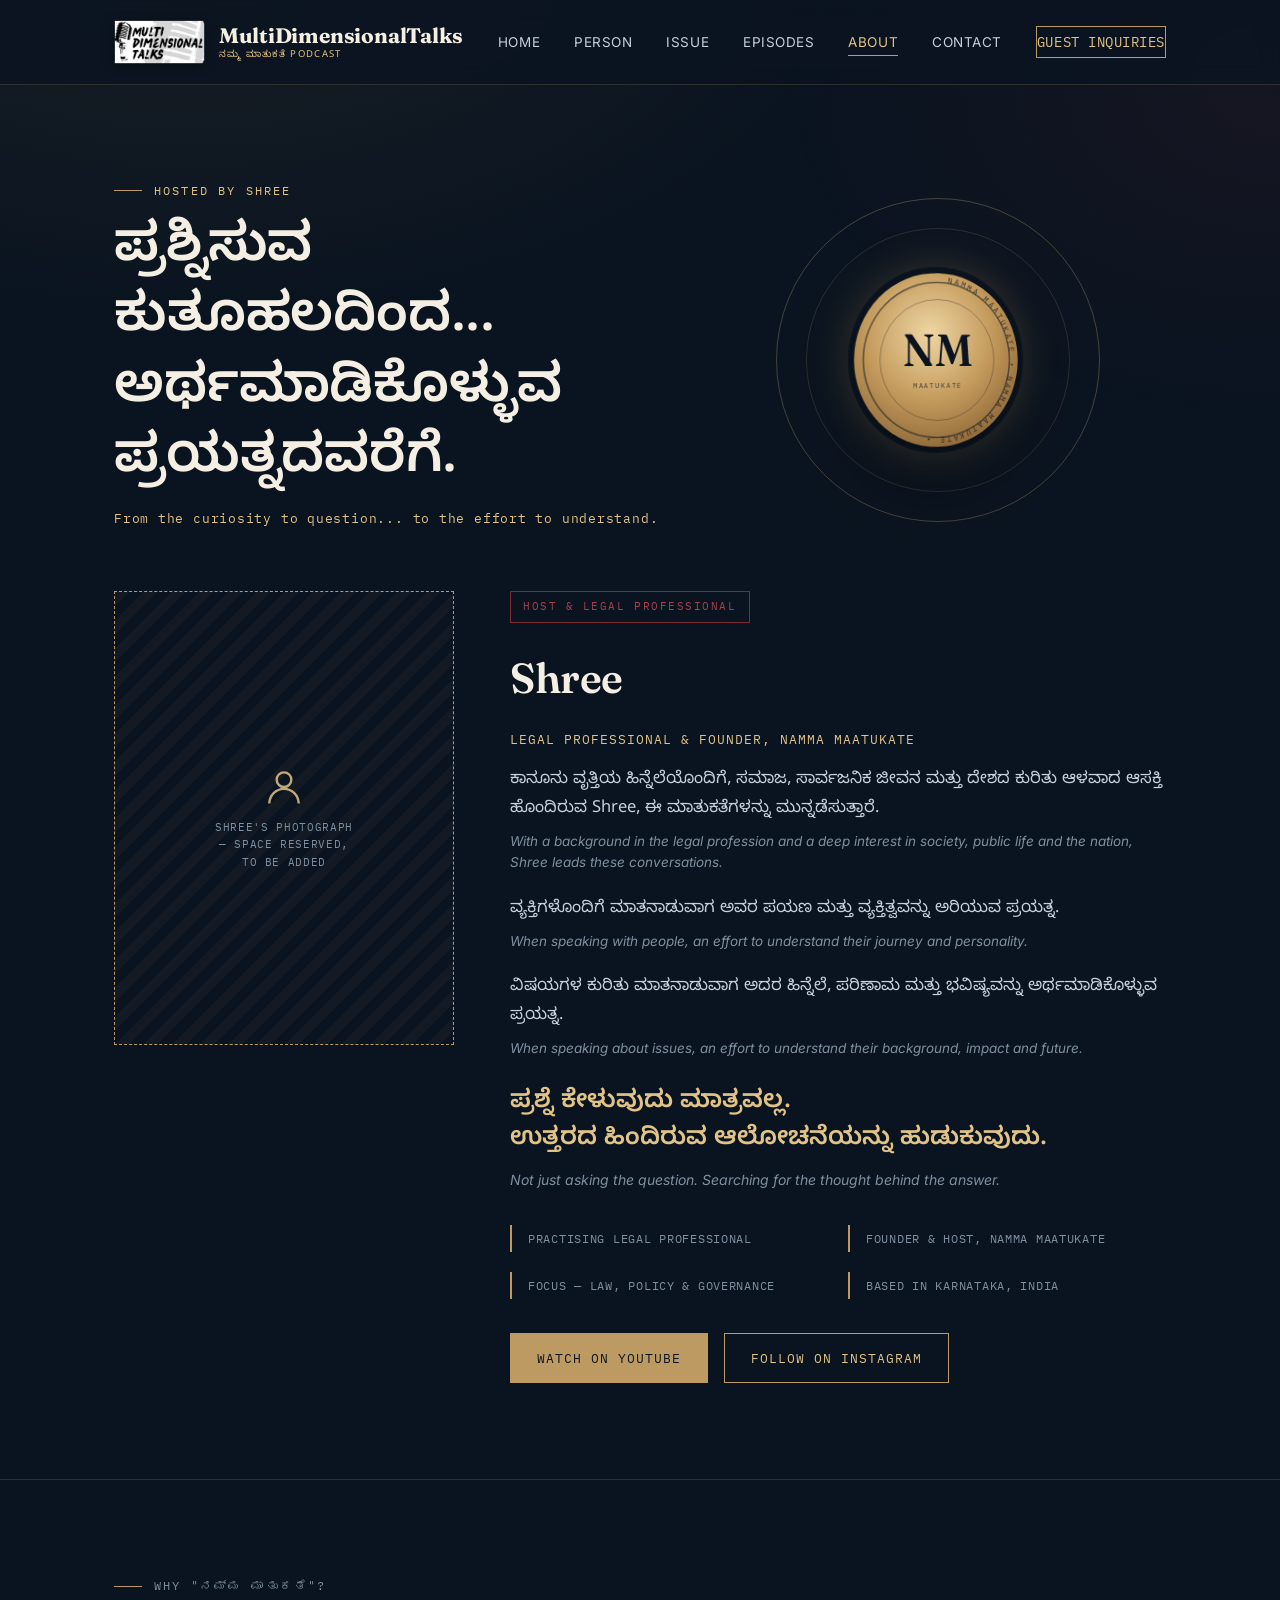
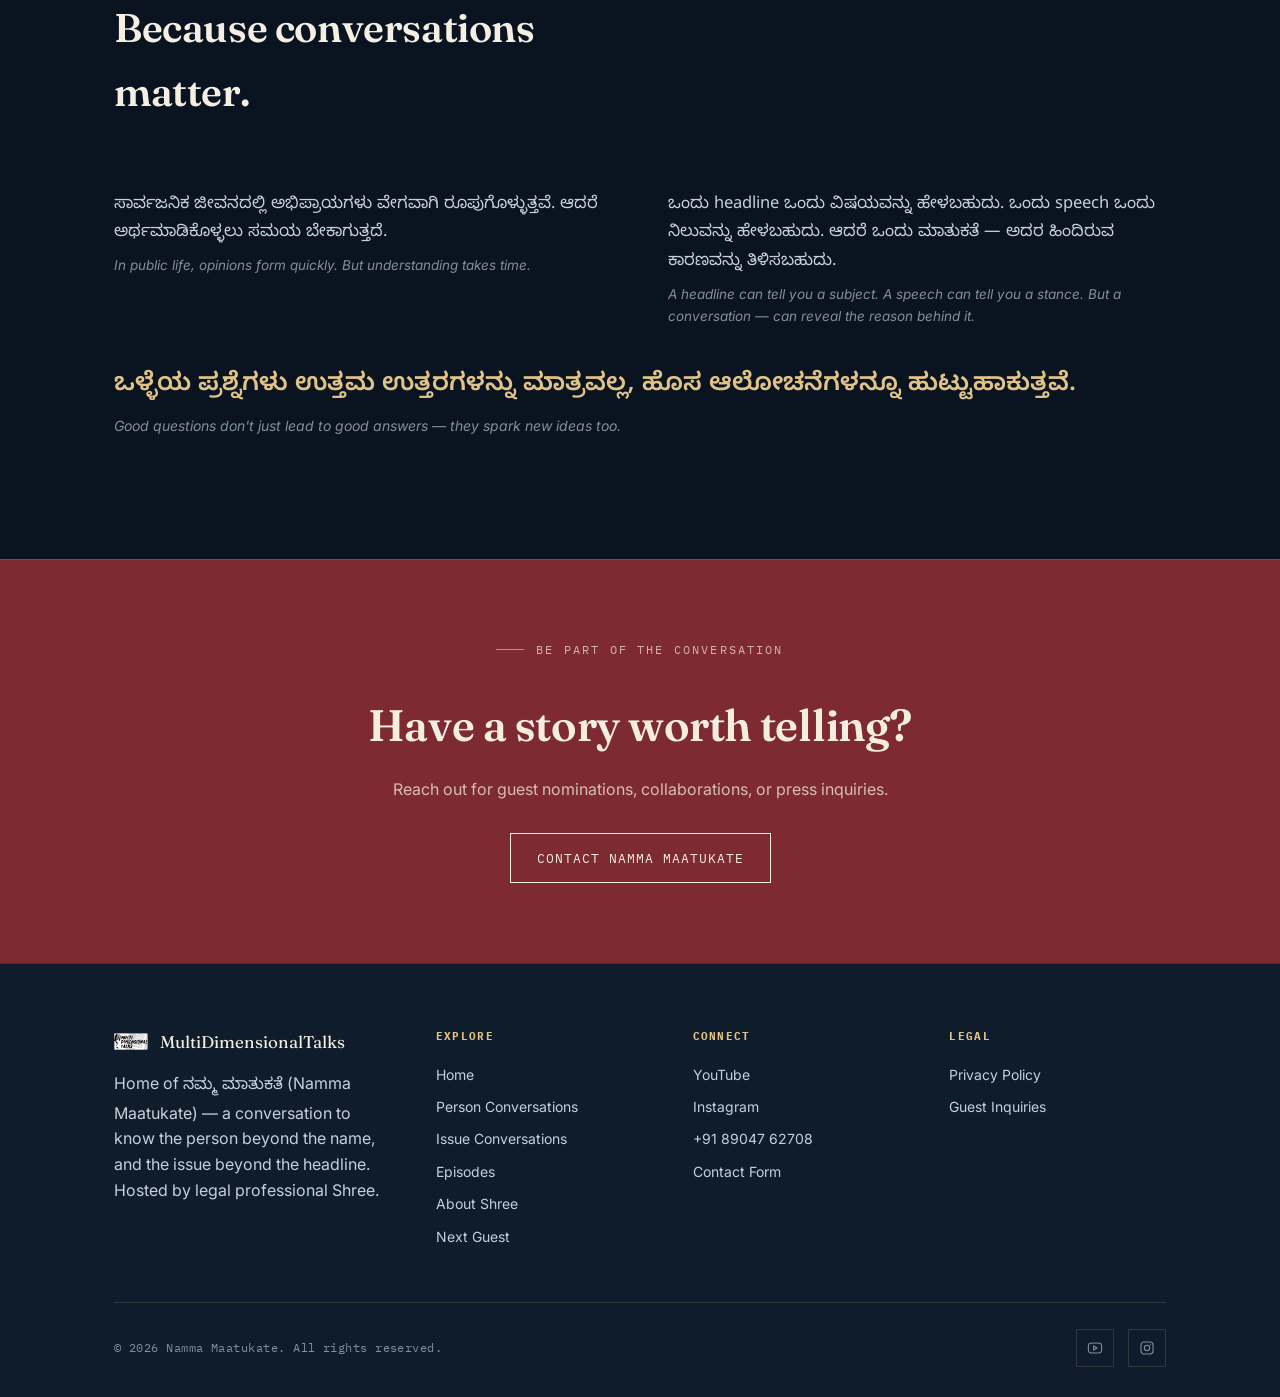
<file: about.html>
<!DOCTYPE html>
<html lang="en">
<head>
<meta charset="UTF-8">
<meta name="viewport" content="width=device-width, initial-scale=1.0">
<title>About — Namma Maatukate | MultiDimensionalTalks</title>
<meta name="description" content="Meet Shree, legal professional and host of Namma Maatukate — a podcast on law, power and public life.">
<link rel="icon" href="data:,">
<link rel="preconnect" href="https://fonts.googleapis.com">
<link href="https://fonts.googleapis.com/css2?family=Fraunces:opsz,wght@9..144,500;9..144,600;9..144,700&family=Inter:wght@400;500;600;700&family=IBM+Plex+Mono:wght@400;500&family=Noto+Sans+Kannada:wght@400;500;600;700&display=swap" rel="stylesheet">
<link rel="stylesheet" href="style.css">
</head>
<body>

<header class="site-header">
  <div class="wrap">
    <a class="brand" href="index.html">
      <img class="channel-logo" src="logo.png" alt="MultiDimensionalTalks logo">
      <span>MultiDimensionalTalks<small lang="kn" style="font-family:var(--f-kn);">ನಮ್ಮ ಮಾತುಕತೆ Podcast</small></span>
    </a>
    <button class="nav-toggle" aria-label="Toggle menu" aria-expanded="false">
      <svg viewBox="0 0 24 24" width="20" height="20" fill="none" stroke="currentColor" stroke-width="1.6"><path d="M3 6h18M3 12h18M3 18h18"/></svg>
    </button>
    <nav class="primary-nav">
      <ul>
        <li><a href="index.html">Home</a></li>
        <li><a href="person-conversations.html">Person</a></li>
        <li><a href="issue-conversations.html">Issue</a></li>
        <li><a href="episodes.html">Episodes</a></li>
        <li><a href="about.html" class="active">About</a></li>
        <li><a href="contact.html">Contact</a></li>
        <li><a class="nav-cta" href="contact.html">Guest Inquiries</a></li>
      </ul>
    </nav>
  </div>
</header>

<main>
  <section style="padding-bottom:0;">
    <div class="wrap hero-grid" style="align-items:center;">
      <div>
        <p class="eyebrow">Hosted by Shree</p>
        <h1 class="bi-heading">
          <span class="kn">ಪ್ರಶ್ನಿಸುವ ಕುತೂಹಲದಿಂದ...<br>ಅರ್ಥಮಾಡಿಕೊಳ್ಳುವ ಪ್ರಯತ್ನದವರೆಗೆ.</span>
          <span class="en">From the curiosity to question... to the effort to understand.</span>
        </h1>
      </div>
      <div class="seal-stage reveal" style="width:min(70%,300px);">
        <div class="seal-orbit ring-a" aria-hidden="true"></div>
        <div class="seal-orbit ring-b" aria-hidden="true"></div>
        <div class="seal-3d" id="seal-3d">
          <div class="seal-face seal-front">
            <svg viewBox="0 0 240 240" xmlns="http://www.w3.org/2000/svg">
              <defs>
                <path id="sealCircleF2" d="M120,20 a100,100 0 1,1 -0.1,0" />
                <radialGradient id="sealGradF2" cx="45%" cy="35%" r="70%">
                  <stop offset="0%" stop-color="#efd6a3"/>
                  <stop offset="55%" stop-color="#c39a5c"/>
                  <stop offset="100%" stop-color="#8a6435"/>
                </radialGradient>
              </defs>
              <circle cx="120" cy="120" r="112" fill="url(#sealGradF2)"/>
              <circle cx="120" cy="120" r="100" fill="none" stroke="#0a1420" stroke-width="2" opacity="0.55"/>
              <circle cx="120" cy="120" r="78" fill="none" stroke="#0a1420" stroke-width="1" opacity="0.4"/>
              <text font-family="IBM Plex Mono, monospace" font-size="10.5" letter-spacing="2.5" fill="#0a1420" opacity="0.75">
                <textPath href="#sealCircleF2" startOffset="2%">NAMMA MAATUKATE • NAMMA MAATUKATE •</textPath>
              </text>
              <text x="120" y="128" text-anchor="middle" font-family="Fraunces, serif" font-weight="600" font-size="58" fill="#0a1420">NM</text>
              <text x="120" y="156" text-anchor="middle" font-family="IBM Plex Mono, monospace" font-size="9" letter-spacing="2.2" fill="#0a1420" opacity="0.75">MAATUKATE</text>
            </svg>
          </div>
          <div class="seal-face seal-back">
            <svg viewBox="0 0 240 240" xmlns="http://www.w3.org/2000/svg">
              <defs>
                <path id="sealCircleB2" d="M120,20 a100,100 0 1,1 -0.1,0" />
                <radialGradient id="sealGradB2" cx="55%" cy="65%" r="70%">
                  <stop offset="0%" stop-color="#e6c98d"/>
                  <stop offset="55%" stop-color="#b98f52"/>
                  <stop offset="100%" stop-color="#7a5a30"/>
                </radialGradient>
              </defs>
              <circle cx="120" cy="120" r="112" fill="url(#sealGradB2)"/>
              <circle cx="120" cy="120" r="100" fill="none" stroke="#0a1420" stroke-width="2" opacity="0.55"/>
              <text font-family="IBM Plex Mono, monospace" font-size="10.5" letter-spacing="2.5" fill="#0a1420" opacity="0.75">
                <textPath href="#sealCircleB2" startOffset="2%">HOSTED BY SHREE • HOSTED BY SHREE •</textPath>
              </text>
              <circle cx="120" cy="120" r="52" fill="none" stroke="#0a1420" stroke-width="1.4" opacity="0.6"/>
              <text x="120" y="130" text-anchor="middle" font-family="Fraunces, serif" font-weight="600" font-size="30" fill="#0a1420">EST.</text>
            </svg>
          </div>
        </div>
      </div>
    </div>
  </section>

  <section style="padding-top:52px;border-top:none;">
    <div class="wrap host-grid">
      <div class="host-photo reveal">
        <svg viewBox="0 0 24 24" fill="none" stroke="currentColor" stroke-width="1.3"><circle cx="12" cy="8" r="4"/><path d="M4 21c0-4.4 3.6-8 8-8s8 3.6 8 8"/></svg>
        <span>Shree's photograph — space reserved, to be added</span>
      </div>
      <div class="reveal">
        <span class="docket-case">Host &amp; Legal Professional</span>
        <h2 style="font-size:clamp(28px,3.6vw,42px);">Shree</h2>
        <p style="font-family:var(--f-mono);font-size:12.5px;color:var(--brass-lt);text-transform:uppercase;letter-spacing:.08em;margin-bottom:18px;">Legal Professional &amp; Founder, Namma Maatukate</p>

        <div class="bi-block">
          <p class="kn">ಕಾನೂನು ವೃತ್ತಿಯ ಹಿನ್ನೆಲೆಯೊಂದಿಗೆ, ಸಮಾಜ, ಸಾರ್ವಜನಿಕ ಜೀವನ ಮತ್ತು ದೇಶದ ಕುರಿತು ಆಳವಾದ ಆಸಕ್ತಿ ಹೊಂದಿರುವ Shree, ಈ ಮಾತುಕತೆಗಳನ್ನು ಮುನ್ನಡೆಸುತ್ತಾರೆ.</p>
          <p class="en">With a background in the legal profession and a deep interest in society, public life and the nation, Shree leads these conversations.</p>
        </div>
        <div class="bi-block">
          <p class="kn">ವ್ಯಕ್ತಿಗಳೊಂದಿಗೆ ಮಾತನಾಡುವಾಗ ಅವರ ಪಯಣ ಮತ್ತು ವ್ಯಕ್ತಿತ್ವವನ್ನು ಅರಿಯುವ ಪ್ರಯತ್ನ.</p>
          <p class="en">When speaking with people, an effort to understand their journey and personality.</p>
        </div>
        <div class="bi-block">
          <p class="kn">ವಿಷಯಗಳ ಕುರಿತು ಮಾತನಾಡುವಾಗ ಅದರ ಹಿನ್ನೆಲೆ, ಪರಿಣಾಮ ಮತ್ತು ಭವಿಷ್ಯವನ್ನು ಅರ್ಥಮಾಡಿಕೊಳ್ಳುವ ಪ್ರಯತ್ನ.</p>
          <p class="en">When speaking about issues, an effort to understand their background, impact and future.</p>
        </div>
        <div class="bi-quote">
          <p class="kn">ಪ್ರಶ್ನೆ ಕೇಳುವುದು ಮಾತ್ರವಲ್ಲ.<br>ಉತ್ತರದ ಹಿಂದಿರುವ ಆಲೋಚನೆಯನ್ನು ಹುಡುಕುವುದು.</p>
          <p class="en">Not just asking the question. Searching for the thought behind the answer.</p>
        </div>

        <ul class="credentials">
          <li>Practising Legal Professional</li>
          <li>Founder &amp; Host, Namma Maatukate</li>
          <li>Focus — Law, Policy &amp; Governance</li>
          <li>Based in Karnataka, India</li>
        </ul>
        <div style="margin-top:34px;display:flex;gap:16px;flex-wrap:wrap;">
          <a class="btn solid" href="https://www.youtube.com/@MDTalksofficial" target="_blank" rel="noopener">Watch on YouTube</a>
          <a class="btn" href="https://www.instagram.com/multidimensional_talks" target="_blank" rel="noopener">Follow on Instagram</a>
        </div>
      </div>
    </div>
  </section>

  <!-- WHY NAMMA MAATUKATE -->
  <section>
    <div class="wrap">
      <div class="section-head reveal">
        <div>
          <p class="eyebrow">Why "ನಮ್ಮ ಮಾತುಕತೆ"?</p>
          <h2>Because conversations matter.</h2>
        </div>
      </div>
      <div class="two-col reveal">
        <div class="bi-block">
          <p class="kn">ಸಾರ್ವಜನಿಕ ಜೀವನದಲ್ಲಿ ಅಭಿಪ್ರಾಯಗಳು ವೇಗವಾಗಿ ರೂಪುಗೊಳ್ಳುತ್ತವೆ. ಆದರೆ ಅರ್ಥಮಾಡಿಕೊಳ್ಳಲು ಸಮಯ ಬೇಕಾಗುತ್ತದೆ.</p>
          <p class="en">In public life, opinions form quickly. But understanding takes time.</p>
        </div>
        <div class="bi-block">
          <p class="kn">ಒಂದು headline ಒಂದು ವಿಷಯವನ್ನು ಹೇಳಬಹುದು. ಒಂದು speech ಒಂದು ನಿಲುವನ್ನು ಹೇಳಬಹುದು. ಆದರೆ ಒಂದು ಮಾತುಕತೆ — ಅದರ ಹಿಂದಿರುವ ಕಾರಣವನ್ನು ತಿಳಿಸಬಹುದು.</p>
          <p class="en">A headline can tell you a subject. A speech can tell you a stance. But a conversation — can reveal the reason behind it.</p>
        </div>
      </div>
      <div class="bi-quote reveal" style="margin-top:20px;">
        <p class="kn">ಒಳ್ಳೆಯ ಪ್ರಶ್ನೆಗಳು ಉತ್ತಮ ಉತ್ತರಗಳನ್ನು ಮಾತ್ರವಲ್ಲ, ಹೊಸ ಆಲೋಚನೆಗಳನ್ನೂ ಹುಟ್ಟುಹಾಕುತ್ತವೆ.</p>
        <p class="en">Good questions don't just lead to good answers — they spark new ideas too.</p>
      </div>
    </div>
  </section>

  <section class="cta-band">
    <div class="wrap">
      <p class="eyebrow" style="justify-content:center;color:rgba(244,238,225,0.7)">Be Part of the Conversation</p>
      <h2>Have a story worth telling?</h2>
      <p>Reach out for guest nominations, collaborations, or press inquiries.</p>
      <a class="btn" href="contact.html">Contact Namma Maatukate</a>
    </div>
  </section>
</main>

<footer class="site-footer">
  <div class="wrap">
    <div class="footer-grid">
      <div>
        <div class="footer-brand">
          <img class="channel-logo" src="logo.png" alt="MultiDimensionalTalks logo" style="width:34px;height:auto;">
          <span style="font-family:var(--f-display);font-size:17px;color:var(--text-hi);">MultiDimensionalTalks</span>
        </div>
        <p style="margin-top:16px;max-width:32ch;">Home of <span lang="kn" style="font-family:var(--f-kn);">ನಮ್ಮ ಮಾತುಕತೆ</span> (Namma Maatukate) — a conversation to know the person beyond the name, and the issue beyond the headline. Hosted by legal professional Shree.</p>
      </div>
      <div>
        <h5>Explore</h5>
        <ul>
          <li><a href="index.html">Home</a></li>
          <li><a href="person-conversations.html">Person Conversations</a></li>
          <li><a href="issue-conversations.html">Issue Conversations</a></li>
          <li><a href="episodes.html">Episodes</a></li>
          <li><a href="about.html">About Shree</a></li>
          <li><a href="next-guest.html">Next Guest</a></li>
        </ul>
      </div>
      <div>
        <h5>Connect</h5>
        <ul>
          <li><a href="https://www.youtube.com/@MDTalksofficial" target="_blank" rel="noopener">YouTube</a></li>
          <li><a href="https://www.instagram.com/multidimensional_talks" target="_blank" rel="noopener">Instagram</a></li>
          <li><a href="tel:+918904762708">+91 89047 62708</a></li>
          <li><a href="contact.html">Contact Form</a></li>
        </ul>
      </div>
      <div>
        <h5>Legal</h5>
        <ul>
          <li><a href="privacy-policy.html">Privacy Policy</a></li>
          <li><a href="contact.html">Guest Inquiries</a></li>
        </ul>
      </div>
    </div>
    <div class="footer-bottom">
      <span>© <span id="year"></span> Namma Maatukate. All rights reserved.</span>
      <div class="social-row">
        <a href="https://www.youtube.com/@MDTalksofficial" target="_blank" rel="noopener" aria-label="YouTube">
          <svg width="16" height="16" viewBox="0 0 24 24" fill="none" stroke="currentColor" stroke-width="1.6"><path d="M22 12s0-3.4-.4-5a2.8 2.8 0 0 0-2-2C17.9 4.5 12 4.5 12 4.5s-5.9 0-7.6.5a2.8 2.8 0 0 0-2 2C2 8.6 2 12 2 12s0 3.4.4 5a2.8 2.8 0 0 0 2 2c1.7.5 7.6.5 7.6.5s5.9 0 7.6-.5a2.8 2.8 0 0 0 2-2c.4-1.6.4-5 .4-5Z"/><path d="M10 15l5-3-5-3v6Z"/></svg>
        </a>
        <a href="https://www.instagram.com/multidimensional_talks" target="_blank" rel="noopener" aria-label="Instagram">
          <svg width="16" height="16" viewBox="0 0 24 24" fill="none" stroke="currentColor" stroke-width="1.6"><rect x="3" y="3" width="18" height="18" rx="4.5"/><circle cx="12" cy="12" r="4"/><circle cx="17.2" cy="6.8" r="0.9" fill="currentColor" stroke="none"/></svg>
        </a>
      </div>
    </div>
  </div>
</footer>

<script src="seal-3d.js"></script>
<script src="script.js"></script>
</body>
</html>
</file>
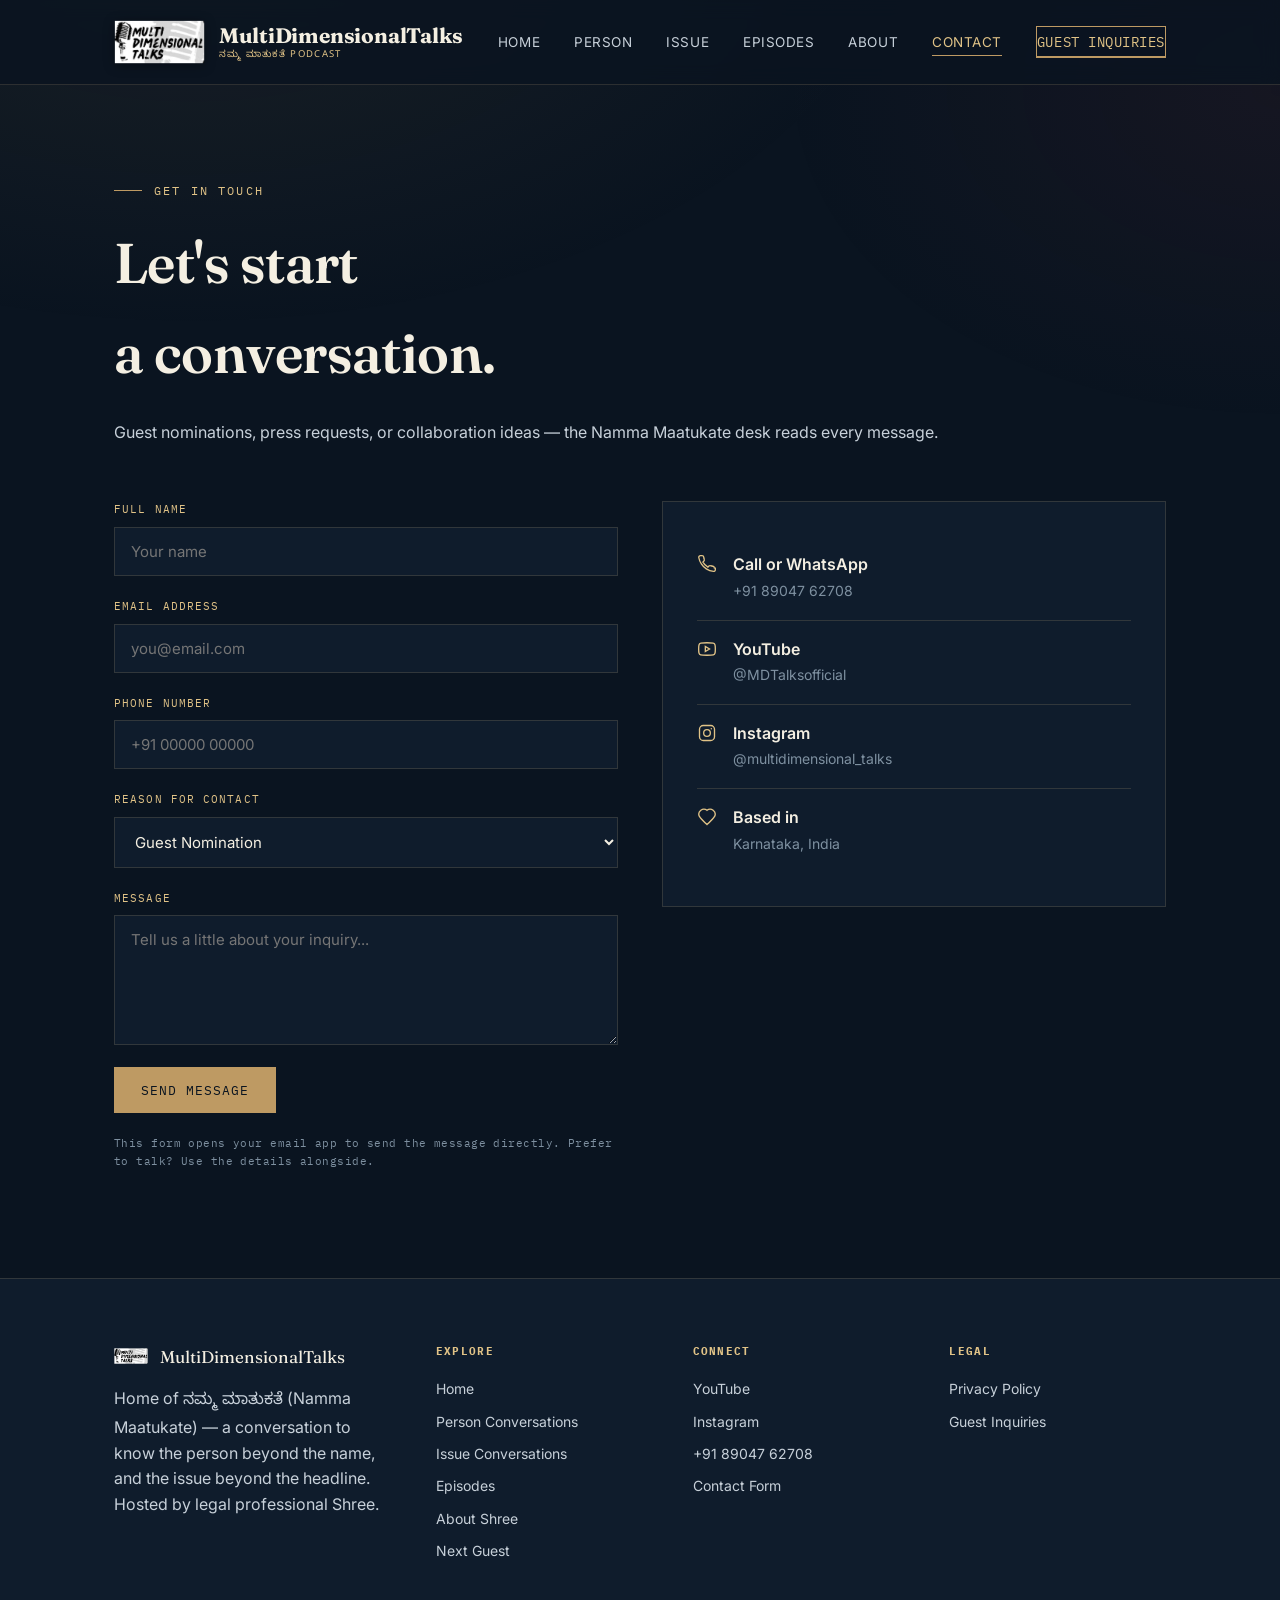
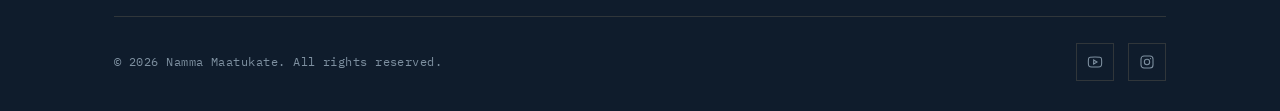
<file: contact.html>
<!DOCTYPE html>
<html lang="en">
<head>
<meta charset="UTF-8">
<meta name="viewport" content="width=device-width, initial-scale=1.0">
<title>Contact — Namma Maatukate | MultiDimensionalTalks</title>
<meta name="description" content="Contact Namma Maatukate for guest nominations, press or collaborations.">
<link rel="icon" href="data:,">
<link rel="preconnect" href="https://fonts.googleapis.com">
<link href="https://fonts.googleapis.com/css2?family=Fraunces:opsz,wght@9..144,500;9..144,600;9..144,700&family=Inter:wght@400;500;600;700&family=IBM+Plex+Mono:wght@400;500&family=Noto+Sans+Kannada:wght@400;500;600;700&display=swap" rel="stylesheet">
<link rel="stylesheet" href="style.css">
</head>
<body>

<header class="site-header">
  <div class="wrap">
    <a class="brand" href="index.html">
      <img class="channel-logo" src="logo.png" alt="MultiDimensionalTalks logo">
      <span>MultiDimensionalTalks<small lang="kn" style="font-family:var(--f-kn);">ನಮ್ಮ ಮಾತುಕತೆ Podcast</small></span>
    </a>
    <button class="nav-toggle" aria-label="Toggle menu" aria-expanded="false">
      <svg viewBox="0 0 24 24" width="20" height="20" fill="none" stroke="currentColor" stroke-width="1.6"><path d="M3 6h18M3 12h18M3 18h18"/></svg>
    </button>
    <nav class="primary-nav">
      <ul>
        <li><a href="index.html">Home</a></li>
        <li><a href="person-conversations.html">Person</a></li>
        <li><a href="issue-conversations.html">Issue</a></li>
        <li><a href="episodes.html">Episodes</a></li>
        <li><a href="about.html">About</a></li>
        <li><a href="contact.html" class="active">Contact</a></li>
        <li><a class="nav-cta" href="contact.html">Guest Inquiries</a></li>
      </ul>
    </nav>
  </div>
</header>

<main>
  <section style="padding-bottom:40px;">
    <div class="wrap">
      <p class="eyebrow">Get in Touch</p>
      <h1 style="font-size:clamp(34px,5vw,56px);max-width:18ch;">Let's start<br>a conversation.</h1>
      <p class="lede" style="margin-top:16px;">Guest nominations, press requests, or collaboration ideas — the Namma Maatukate desk reads every message.</p>
    </div>
  </section>

  <section style="padding-top:0;border-top:none;">
    <div class="wrap form-grid">
      <form class="contact-form reveal" action="mailto:hello@multidimensionaltalks.com" method="post" enctype="text/plain">
        <div class="field">
          <label for="name">Full name</label>
          <input id="name" name="name" type="text" placeholder="Your name" required>
        </div>
        <div class="field">
          <label for="email">Email address</label>
          <input id="email" name="email" type="email" placeholder="you@email.com" required>
        </div>
        <div class="field">
          <label for="phone">Phone number</label>
          <input id="phone" name="phone" type="tel" placeholder="+91 00000 00000">
        </div>
        <div class="field">
          <label for="reason">Reason for contact</label>
          <select id="reason" name="reason">
            <option>Guest Nomination</option>
            <option>Press &amp; Media</option>
            <option>Collaboration</option>
            <option>General Inquiry</option>
          </select>
        </div>
        <div class="field">
          <label for="message">Message</label>
          <textarea id="message" name="message" placeholder="Tell us a little about your inquiry..." required></textarea>
        </div>
        <button class="btn solid" type="submit" style="justify-self:start;">Send Message</button>
        <p style="font-family:var(--f-mono);font-size:11px;color:var(--text-dim);letter-spacing:.04em;">
          This form opens your email app to send the message directly. Prefer to talk? Use the details alongside.
        </p>
      </form>

      <div class="contact-info-card reveal">
        <div class="row">
          <svg viewBox="0 0 24 24" fill="none" stroke="currentColor" stroke-width="1.6"><path d="M22 16.9v2a2 2 0 0 1-2.2 2 19.8 19.8 0 0 1-8.6-3.1 19.5 19.5 0 0 1-6-6A19.8 19.8 0 0 1 2.1 4.2 2 2 0 0 1 4.1 2h2a2 2 0 0 1 2 1.7c.1.9.3 1.8.6 2.7a2 2 0 0 1-.4 2.1L7.1 9.7a16 16 0 0 0 6 6l1.2-1.2a2 2 0 0 1 2.1-.4c.9.3 1.8.5 2.7.6a2 2 0 0 1 1.7 2Z"/></svg>
          <div>
            <b>Call or WhatsApp</b>
            <a href="tel:+918904762708">+91 89047 62708</a>
          </div>
        </div>
        <div class="row">
          <svg viewBox="0 0 24 24" fill="none" stroke="currentColor" stroke-width="1.6"><path d="M22 12s0-3.4-.4-5a2.8 2.8 0 0 0-2-2C17.9 4.5 12 4.5 12 4.5s-5.9 0-7.6.5a2.8 2.8 0 0 0-2 2C2 8.6 2 12 2 12s0 3.4.4 5a2.8 2.8 0 0 0 2 2c1.7.5 7.6.5 7.6.5s5.9 0 7.6-.5a2.8 2.8 0 0 0 2-2c.4-1.6.4-5 .4-5Z"/><path d="M10 15l5-3-5-3v6Z"/></svg>
          <div>
            <b>YouTube</b>
            <a href="https://www.youtube.com/@MDTalksofficial" target="_blank" rel="noopener">@MDTalksofficial</a>
          </div>
        </div>
        <div class="row">
          <svg viewBox="0 0 24 24" fill="none" stroke="currentColor" stroke-width="1.6"><rect x="3" y="3" width="18" height="18" rx="4.5"/><circle cx="12" cy="12" r="4"/><circle cx="17.2" cy="6.8" r="0.9" fill="currentColor" stroke="none"/></svg>
          <div>
            <b>Instagram</b>
            <a href="https://www.instagram.com/multidimensional_talks" target="_blank" rel="noopener">@multidimensional_talks</a>
          </div>
        </div>
        <div class="row">
          <svg viewBox="0 0 24 24" fill="none" stroke="currentColor" stroke-width="1.6"><path d="M12 21s-7-6.1-9.3-10A6 6 0 0 1 12 4a6 6 0 0 1 9.3 7C19 14.9 12 21 12 21Z"/></svg>
          <div>
            <b>Based in</b>
            <span>Karnataka, India</span>
          </div>
        </div>
      </div>
    </div>
  </section>
</main>

<footer class="site-footer">
  <div class="wrap">
    <div class="footer-grid">
      <div>
        <div class="footer-brand">
          <img class="channel-logo" src="logo.png" alt="MultiDimensionalTalks logo" style="width:34px;height:auto;">
          <span style="font-family:var(--f-display);font-size:17px;color:var(--text-hi);">MultiDimensionalTalks</span>
        </div>
        <p style="margin-top:16px;max-width:32ch;">Home of <span lang="kn" style="font-family:var(--f-kn);">ನಮ್ಮ ಮಾತುಕತೆ</span> (Namma Maatukate) — a conversation to know the person beyond the name, and the issue beyond the headline. Hosted by legal professional Shree.</p>
      </div>
      <div>
        <h5>Explore</h5>
        <ul>
          <li><a href="index.html">Home</a></li>
          <li><a href="person-conversations.html">Person Conversations</a></li>
          <li><a href="issue-conversations.html">Issue Conversations</a></li>
          <li><a href="episodes.html">Episodes</a></li>
          <li><a href="about.html">About Shree</a></li>
          <li><a href="next-guest.html">Next Guest</a></li>
        </ul>
      </div>
      <div>
        <h5>Connect</h5>
        <ul>
          <li><a href="https://www.youtube.com/@MDTalksofficial" target="_blank" rel="noopener">YouTube</a></li>
          <li><a href="https://www.instagram.com/multidimensional_talks" target="_blank" rel="noopener">Instagram</a></li>
          <li><a href="tel:+918904762708">+91 89047 62708</a></li>
          <li><a href="contact.html">Contact Form</a></li>
        </ul>
      </div>
      <div>
        <h5>Legal</h5>
        <ul>
          <li><a href="privacy-policy.html">Privacy Policy</a></li>
          <li><a href="contact.html">Guest Inquiries</a></li>
        </ul>
      </div>
    </div>
    <div class="footer-bottom">
      <span>© <span id="year"></span> Namma Maatukate. All rights reserved.</span>
      <div class="social-row">
        <a href="https://www.youtube.com/@MDTalksofficial" target="_blank" rel="noopener" aria-label="YouTube">
          <svg width="16" height="16" viewBox="0 0 24 24" fill="none" stroke="currentColor" stroke-width="1.6"><path d="M22 12s0-3.4-.4-5a2.8 2.8 0 0 0-2-2C17.9 4.5 12 4.5 12 4.5s-5.9 0-7.6.5a2.8 2.8 0 0 0-2 2C2 8.6 2 12 2 12s0 3.4.4 5a2.8 2.8 0 0 0 2 2c1.7.5 7.6.5 7.6.5s5.9 0 7.6-.5a2.8 2.8 0 0 0 2-2c.4-1.6.4-5 .4-5Z"/><path d="M10 15l5-3-5-3v6Z"/></svg>
        </a>
        <a href="https://www.instagram.com/multidimensional_talks" target="_blank" rel="noopener" aria-label="Instagram">
          <svg width="16" height="16" viewBox="0 0 24 24" fill="none" stroke="currentColor" stroke-width="1.6"><rect x="3" y="3" width="18" height="18" rx="4.5"/><circle cx="12" cy="12" r="4"/><circle cx="17.2" cy="6.8" r="0.9" fill="currentColor" stroke="none"/></svg>
        </a>
      </div>
    </div>
  </div>
</footer>

<script src="script.js"></script>
</body>
</html>
</file>
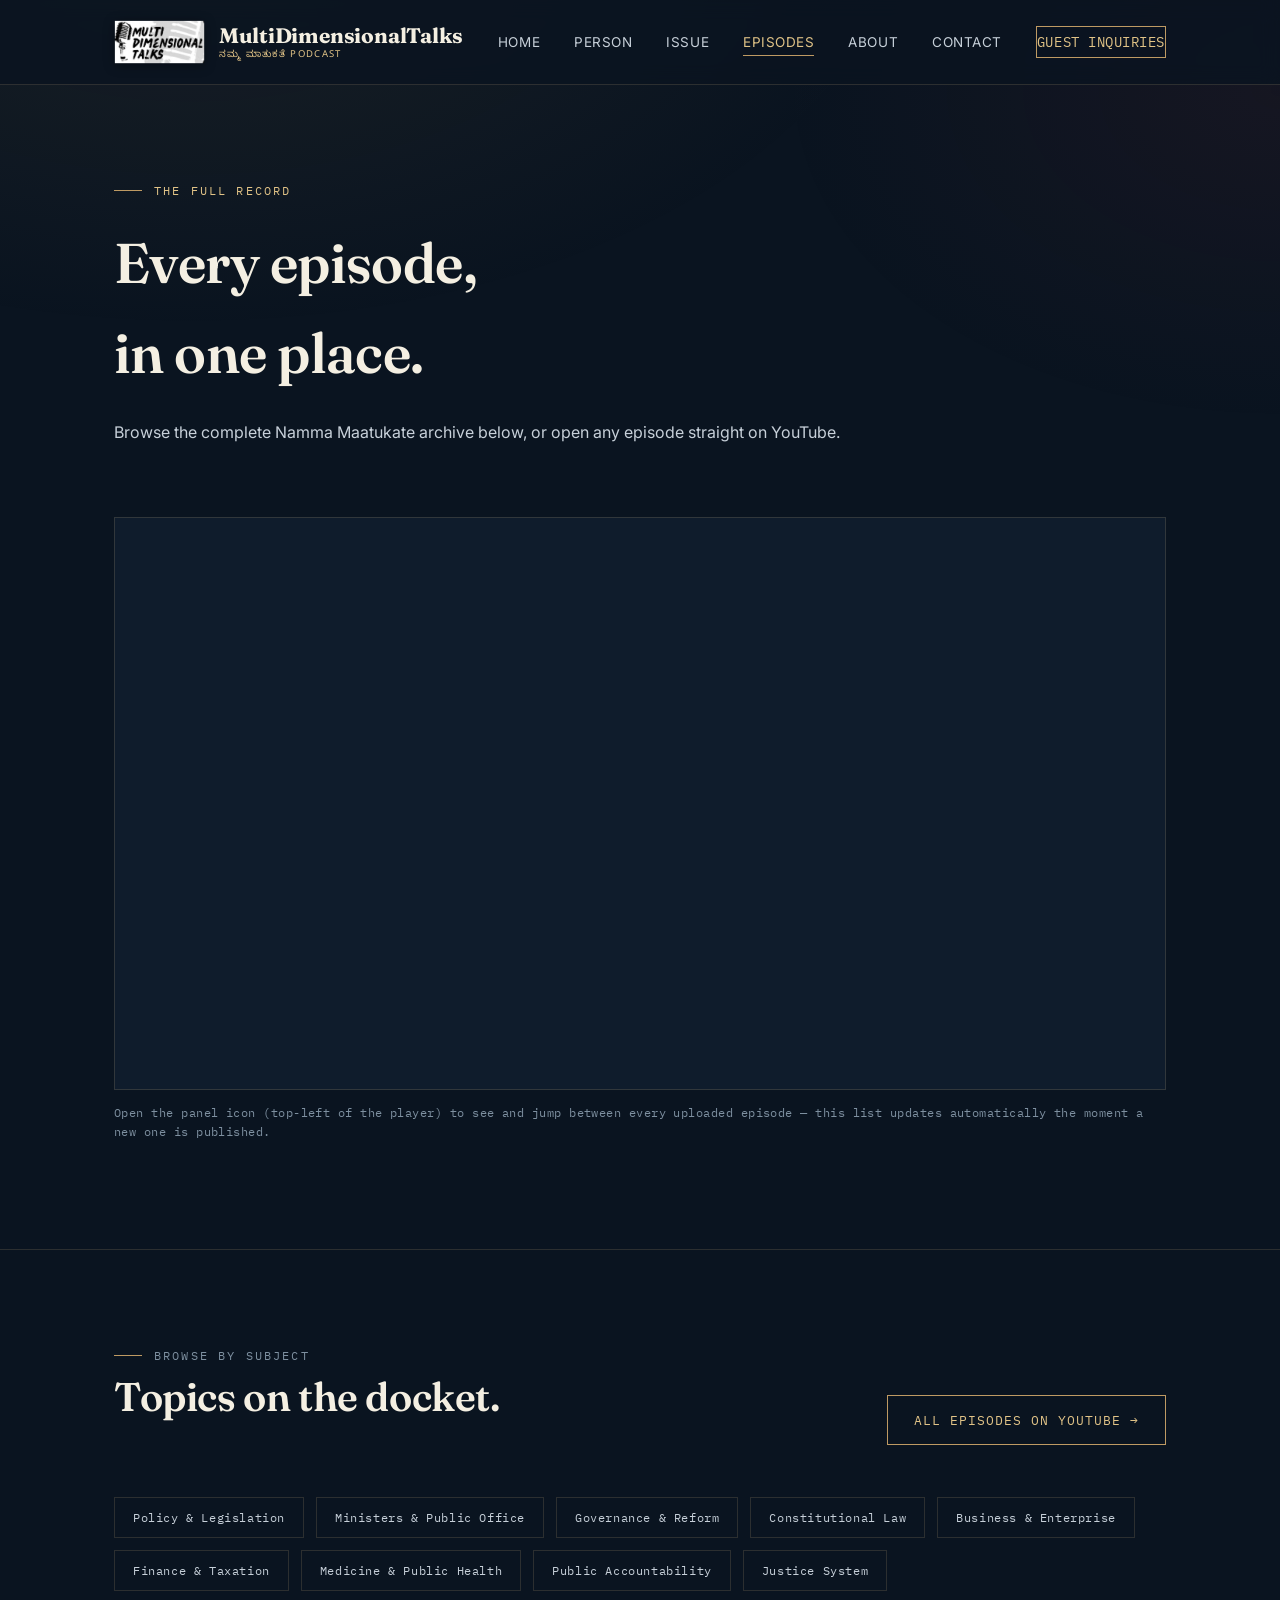
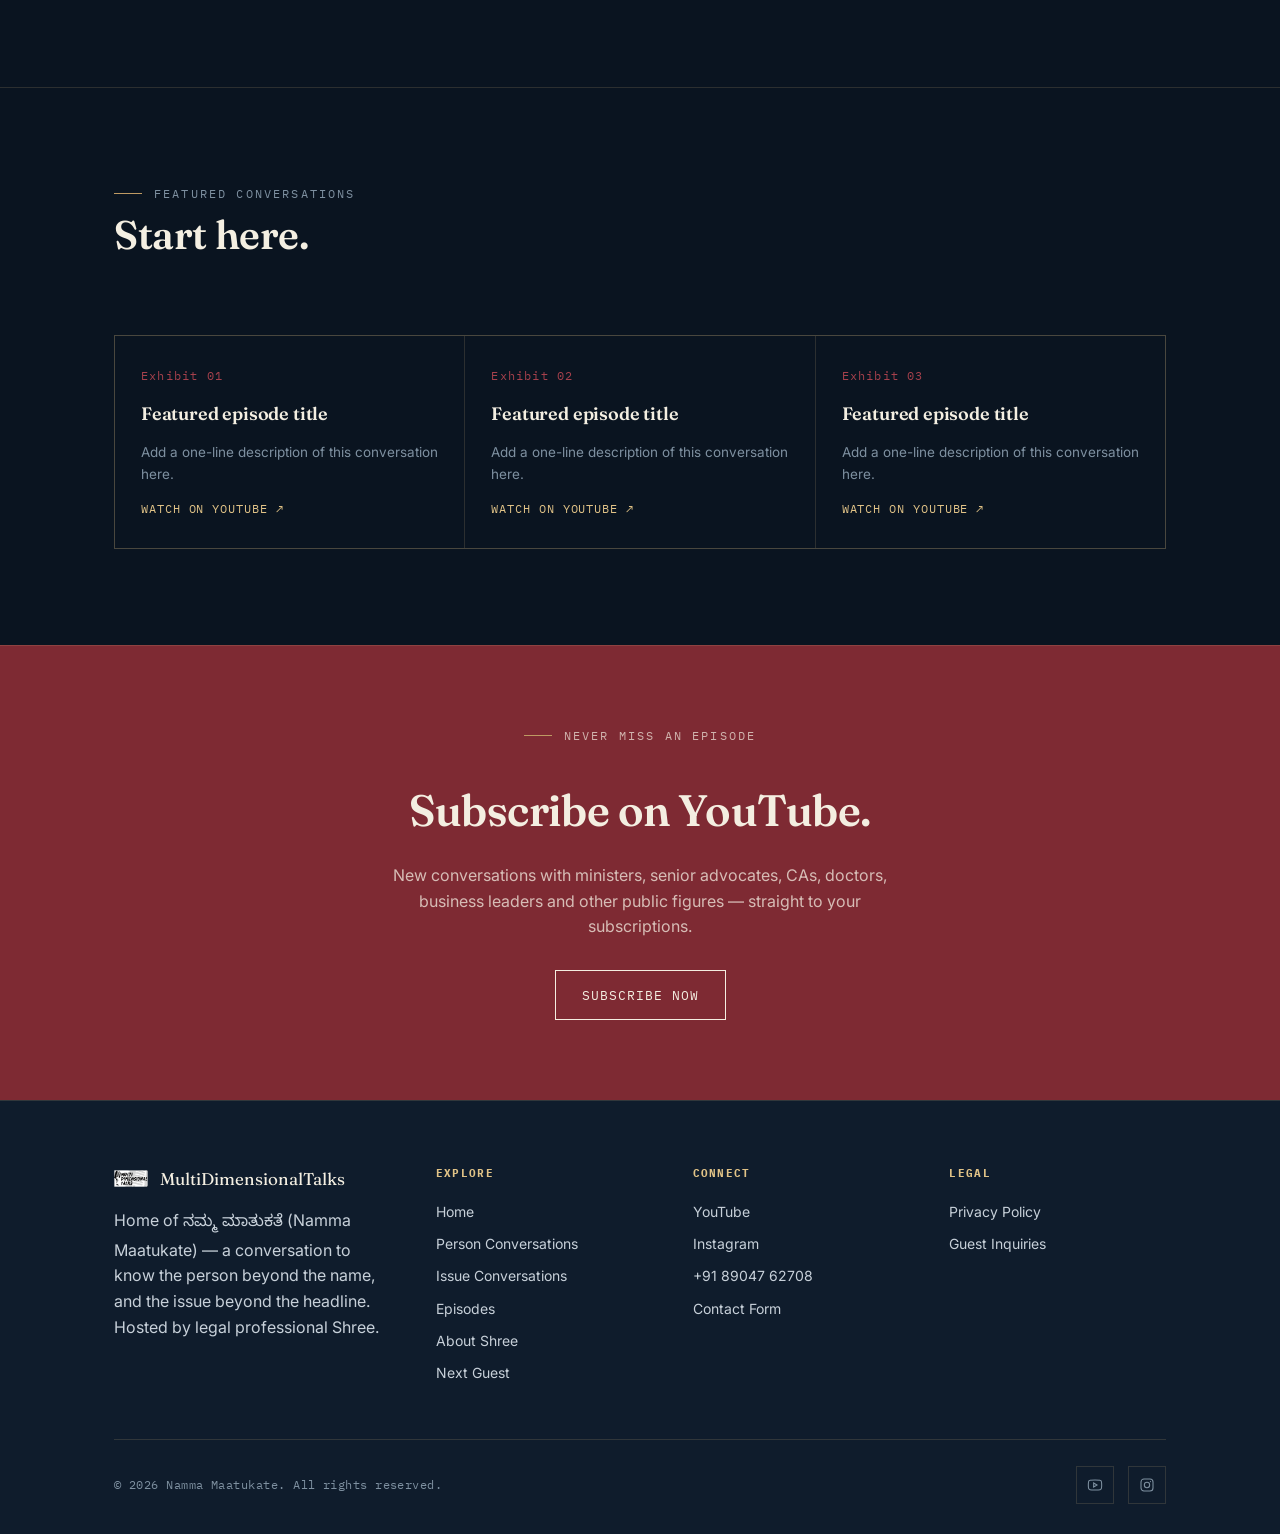
<file: episodes.html>
<!DOCTYPE html>
<html lang="en">
<head>
<meta charset="UTF-8">
<meta name="viewport" content="width=device-width, initial-scale=1.0">
<title>Episodes — Namma Maatukate | MultiDimensionalTalks</title>
<meta name="description" content="Watch every episode of Namma Maatukate, hosted by legal professional Shree.">
<link rel="icon" href="data:,">
<link rel="preconnect" href="https://fonts.googleapis.com">
<link href="https://fonts.googleapis.com/css2?family=Fraunces:opsz,wght@9..144,500;9..144,600;9..144,700&family=Inter:wght@400;500;600;700&family=IBM+Plex+Mono:wght@400;500&family=Noto+Sans+Kannada:wght@400;500;600;700&display=swap" rel="stylesheet">
<link rel="stylesheet" href="style.css">
</head>
<body>

<header class="site-header">
  <div class="wrap">
    <a class="brand" href="index.html">
      <img class="channel-logo" src="logo.png" alt="MultiDimensionalTalks logo">
      <span>MultiDimensionalTalks<small lang="kn" style="font-family:var(--f-kn);">ನಮ್ಮ ಮಾತುಕತೆ Podcast</small></span>
    </a>
    <button class="nav-toggle" aria-label="Toggle menu" aria-expanded="false">
      <svg viewBox="0 0 24 24" width="20" height="20" fill="none" stroke="currentColor" stroke-width="1.6"><path d="M3 6h18M3 12h18M3 18h18"/></svg>
    </button>
    <nav class="primary-nav">
      <ul>
        <li><a href="index.html">Home</a></li>
        <li><a href="person-conversations.html">Person</a></li>
        <li><a href="issue-conversations.html">Issue</a></li>
        <li><a href="episodes.html" class="active">Episodes</a></li>
        <li><a href="about.html">About</a></li>
        <li><a href="contact.html">Contact</a></li>
        <li><a class="nav-cta" href="contact.html">Guest Inquiries</a></li>
      </ul>
    </nav>
  </div>
</header>

<main>
  <section style="padding-bottom:56px;">
    <div class="wrap">
      <p class="eyebrow">The Full Record</p>
      <h1 style="font-size:clamp(34px,5vw,56px);max-width:16ch;">Every episode,<br>in one place.</h1>
      <p class="lede" style="margin-top:16px;">Browse the complete Namma Maatukate archive below, or open any episode straight on YouTube.</p>
    </div>
  </section>

  <section style="padding-top:0;border-top:none;">
    <div class="wrap">
      <div class="video-embed-frame reveal" style="aspect-ratio:16/8.6;">
        <iframe
          src="https://www.youtube.com/embed/videoseries?list=UU4MlcxJm39v0iM5RRcbVlFw"
          title="Namma Maatukate — full episode archive"
          loading="lazy"
          allow="accelerometer; autoplay; clipboard-write; encrypted-media; gyroscope; picture-in-picture"
          allowfullscreen>
        </iframe>
      </div>
      <p style="margin-top:14px;font-family:var(--f-mono);font-size:11.5px;color:var(--text-dim);letter-spacing:.04em;">
        Open the panel icon (top-left of the player) to see and jump between every uploaded episode — this list updates automatically the moment a new one is published.
      </p>
    </div>
  </section>

  <section>
    <div class="wrap">
      <div class="section-head reveal">
        <div>
          <p class="eyebrow">Browse by Subject</p>
          <h2>Topics on the docket.</h2>
        </div>
        <a class="btn" href="https://www.youtube.com/@MDTalksofficial" target="_blank" rel="noopener">All Episodes on YouTube →</a>
      </div>
      <ul class="topics reveal">
        <li>Policy &amp; Legislation</li>
        <li>Ministers &amp; Public Office</li>
        <li>Governance &amp; Reform</li>
        <li>Constitutional Law</li>
        <li>Business &amp; Enterprise</li>
        <li>Finance &amp; Taxation</li>
        <li>Medicine &amp; Public Health</li>
        <li>Public Accountability</li>
        <li>Justice System</li>
      </ul>
    </div>
  </section>

  <!--
    OPTIONAL — FEATURED EPISODES GRID
    To spotlight specific episodes with their own title, description and
    thumbnail (instead of relying only on the live player above), duplicate
    the <div class="episode-card"> block for each one and fill in:
      - the episode/case number
      - the title
      - a one-line description
      - the "Watch on YouTube" link (paste the video URL)
  -->
  <section>
    <div class="wrap">
      <div class="section-head reveal">
        <div>
          <p class="eyebrow">Featured Conversations</p>
          <h2>Start here.</h2>
        </div>
      </div>
      <div class="episode-grid reveal">
        <div class="episode-card">
          <span class="episode-num">Exhibit 01</span>
          <h4>Featured episode title</h4>
          <p>Add a one-line description of this conversation here.</p>
          <a class="watch" href="https://www.youtube.com/@MDTalksofficial" target="_blank" rel="noopener">Watch on YouTube ↗</a>
        </div>
        <div class="episode-card">
          <span class="episode-num">Exhibit 02</span>
          <h4>Featured episode title</h4>
          <p>Add a one-line description of this conversation here.</p>
          <a class="watch" href="https://www.youtube.com/@MDTalksofficial" target="_blank" rel="noopener">Watch on YouTube ↗</a>
        </div>
        <div class="episode-card">
          <span class="episode-num">Exhibit 03</span>
          <h4>Featured episode title</h4>
          <p>Add a one-line description of this conversation here.</p>
          <a class="watch" href="https://www.youtube.com/@MDTalksofficial" target="_blank" rel="noopener">Watch on YouTube ↗</a>
        </div>
      </div>
    </div>
  </section>

  <section class="cta-band">
    <div class="wrap">
      <p class="eyebrow" style="justify-content:center;color:rgba(244,238,225,0.7)">Never Miss an Episode</p>
      <h2>Subscribe on YouTube.</h2>
      <p>New conversations with ministers, senior advocates, CAs, doctors, business leaders and other public figures — straight to your subscriptions.</p>
      <a class="btn" href="https://www.youtube.com/@MDTalksofficial?sub_confirmation=1" target="_blank" rel="noopener">Subscribe Now</a>
    </div>
  </section>
</main>

<footer class="site-footer">
  <div class="wrap">
    <div class="footer-grid">
      <div>
        <div class="footer-brand">
          <img class="channel-logo" src="logo.png" alt="MultiDimensionalTalks logo" style="width:34px;height:auto;">
          <span style="font-family:var(--f-display);font-size:17px;color:var(--text-hi);">MultiDimensionalTalks</span>
        </div>
        <p style="margin-top:16px;max-width:32ch;">Home of <span lang="kn" style="font-family:var(--f-kn);">ನಮ್ಮ ಮಾತುಕತೆ</span> (Namma Maatukate) — a conversation to know the person beyond the name, and the issue beyond the headline. Hosted by legal professional Shree.</p>
      </div>
      <div>
        <h5>Explore</h5>
        <ul>
          <li><a href="index.html">Home</a></li>
          <li><a href="person-conversations.html">Person Conversations</a></li>
          <li><a href="issue-conversations.html">Issue Conversations</a></li>
          <li><a href="episodes.html">Episodes</a></li>
          <li><a href="about.html">About Shree</a></li>
          <li><a href="next-guest.html">Next Guest</a></li>
        </ul>
      </div>
      <div>
        <h5>Connect</h5>
        <ul>
          <li><a href="https://www.youtube.com/@MDTalksofficial" target="_blank" rel="noopener">YouTube</a></li>
          <li><a href="https://www.instagram.com/multidimensional_talks" target="_blank" rel="noopener">Instagram</a></li>
          <li><a href="tel:+918904762708">+91 89047 62708</a></li>
          <li><a href="contact.html">Contact Form</a></li>
        </ul>
      </div>
      <div>
        <h5>Legal</h5>
        <ul>
          <li><a href="privacy-policy.html">Privacy Policy</a></li>
          <li><a href="contact.html">Guest Inquiries</a></li>
        </ul>
      </div>
    </div>
    <div class="footer-bottom">
      <span>© <span id="year"></span> Namma Maatukate. All rights reserved.</span>
      <div class="social-row">
        <a href="https://www.youtube.com/@MDTalksofficial" target="_blank" rel="noopener" aria-label="YouTube">
          <svg width="16" height="16" viewBox="0 0 24 24" fill="none" stroke="currentColor" stroke-width="1.6"><path d="M22 12s0-3.4-.4-5a2.8 2.8 0 0 0-2-2C17.9 4.5 12 4.5 12 4.5s-5.9 0-7.6.5a2.8 2.8 0 0 0-2 2C2 8.6 2 12 2 12s0 3.4.4 5a2.8 2.8 0 0 0 2 2c1.7.5 7.6.5 7.6.5s5.9 0 7.6-.5a2.8 2.8 0 0 0 2-2c.4-1.6.4-5 .4-5Z"/><path d="M10 15l5-3-5-3v6Z"/></svg>
        </a>
        <a href="https://www.instagram.com/multidimensional_talks" target="_blank" rel="noopener" aria-label="Instagram">
          <svg width="16" height="16" viewBox="0 0 24 24" fill="none" stroke="currentColor" stroke-width="1.6"><rect x="3" y="3" width="18" height="18" rx="4.5"/><circle cx="12" cy="12" r="4"/><circle cx="17.2" cy="6.8" r="0.9" fill="currentColor" stroke="none"/></svg>
        </a>
      </div>
    </div>
  </div>
</footer>

<script src="script.js"></script>
</body>
</html>
</file>
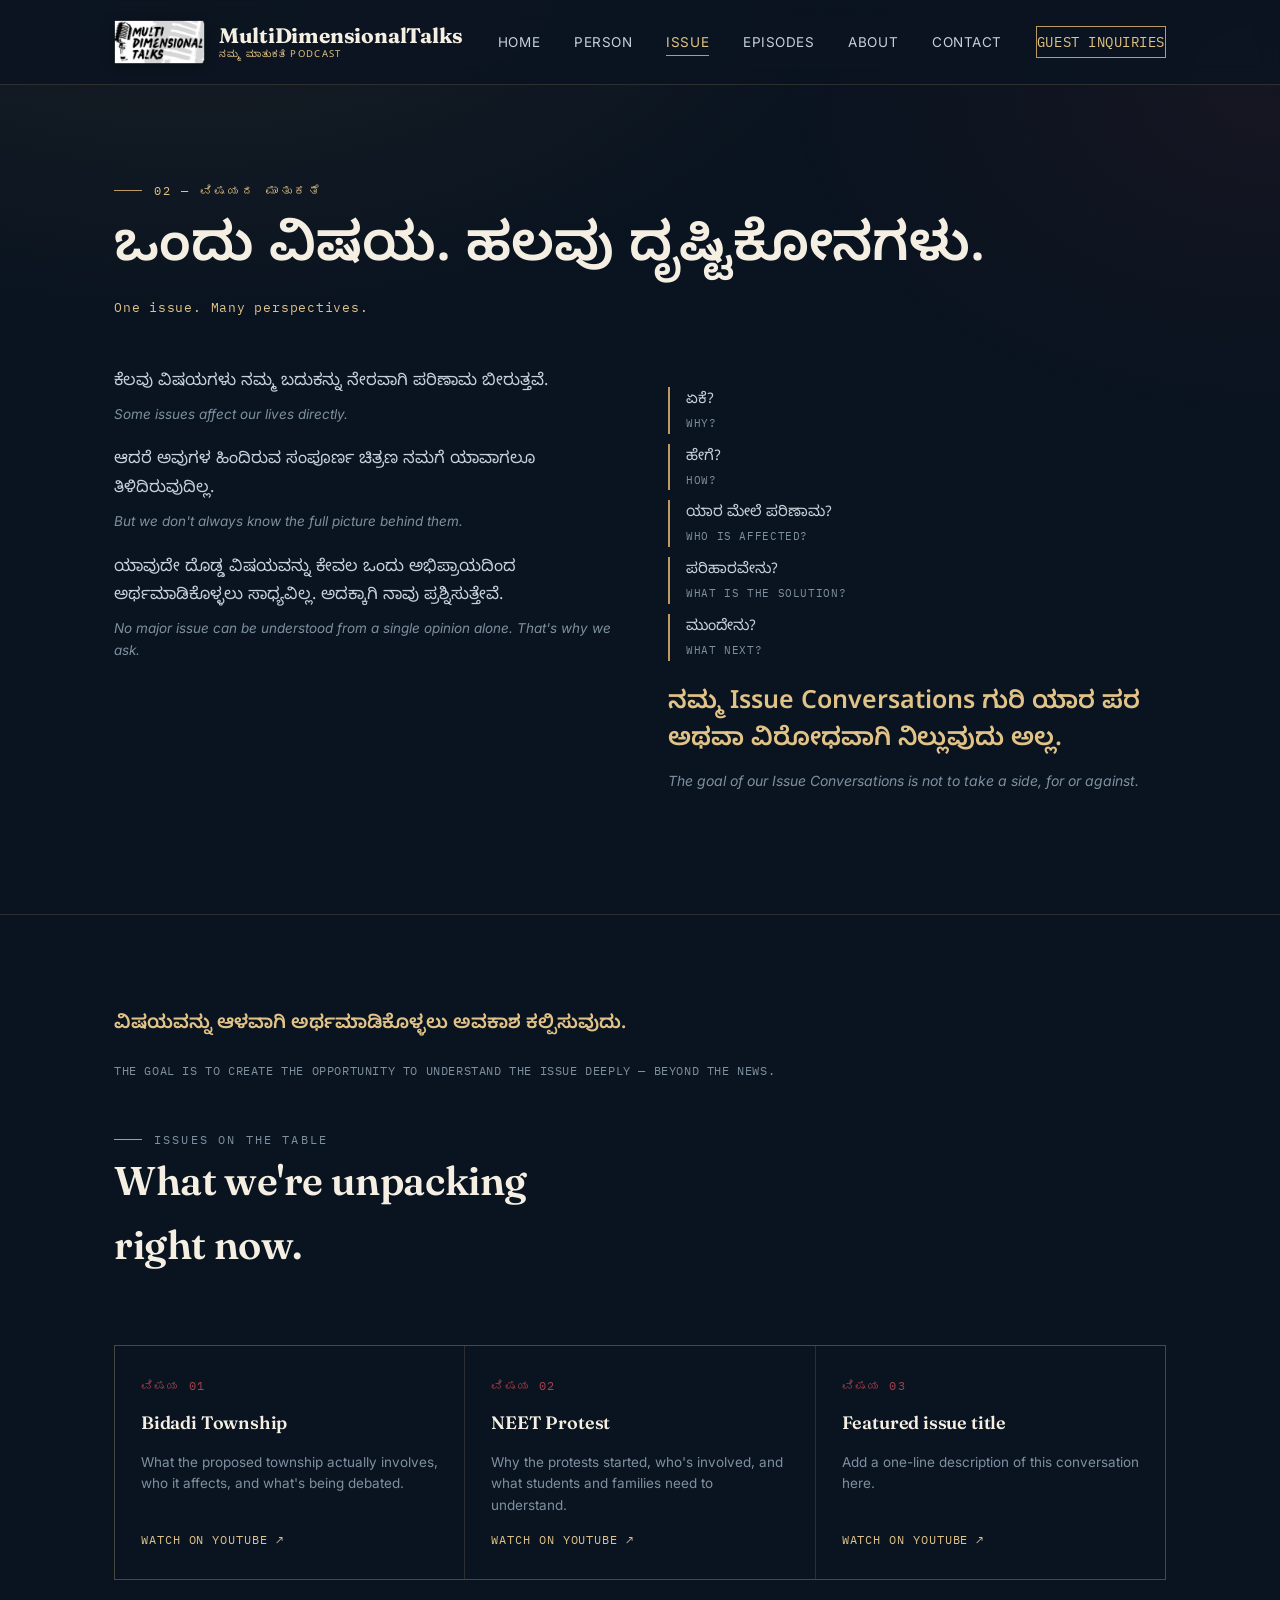
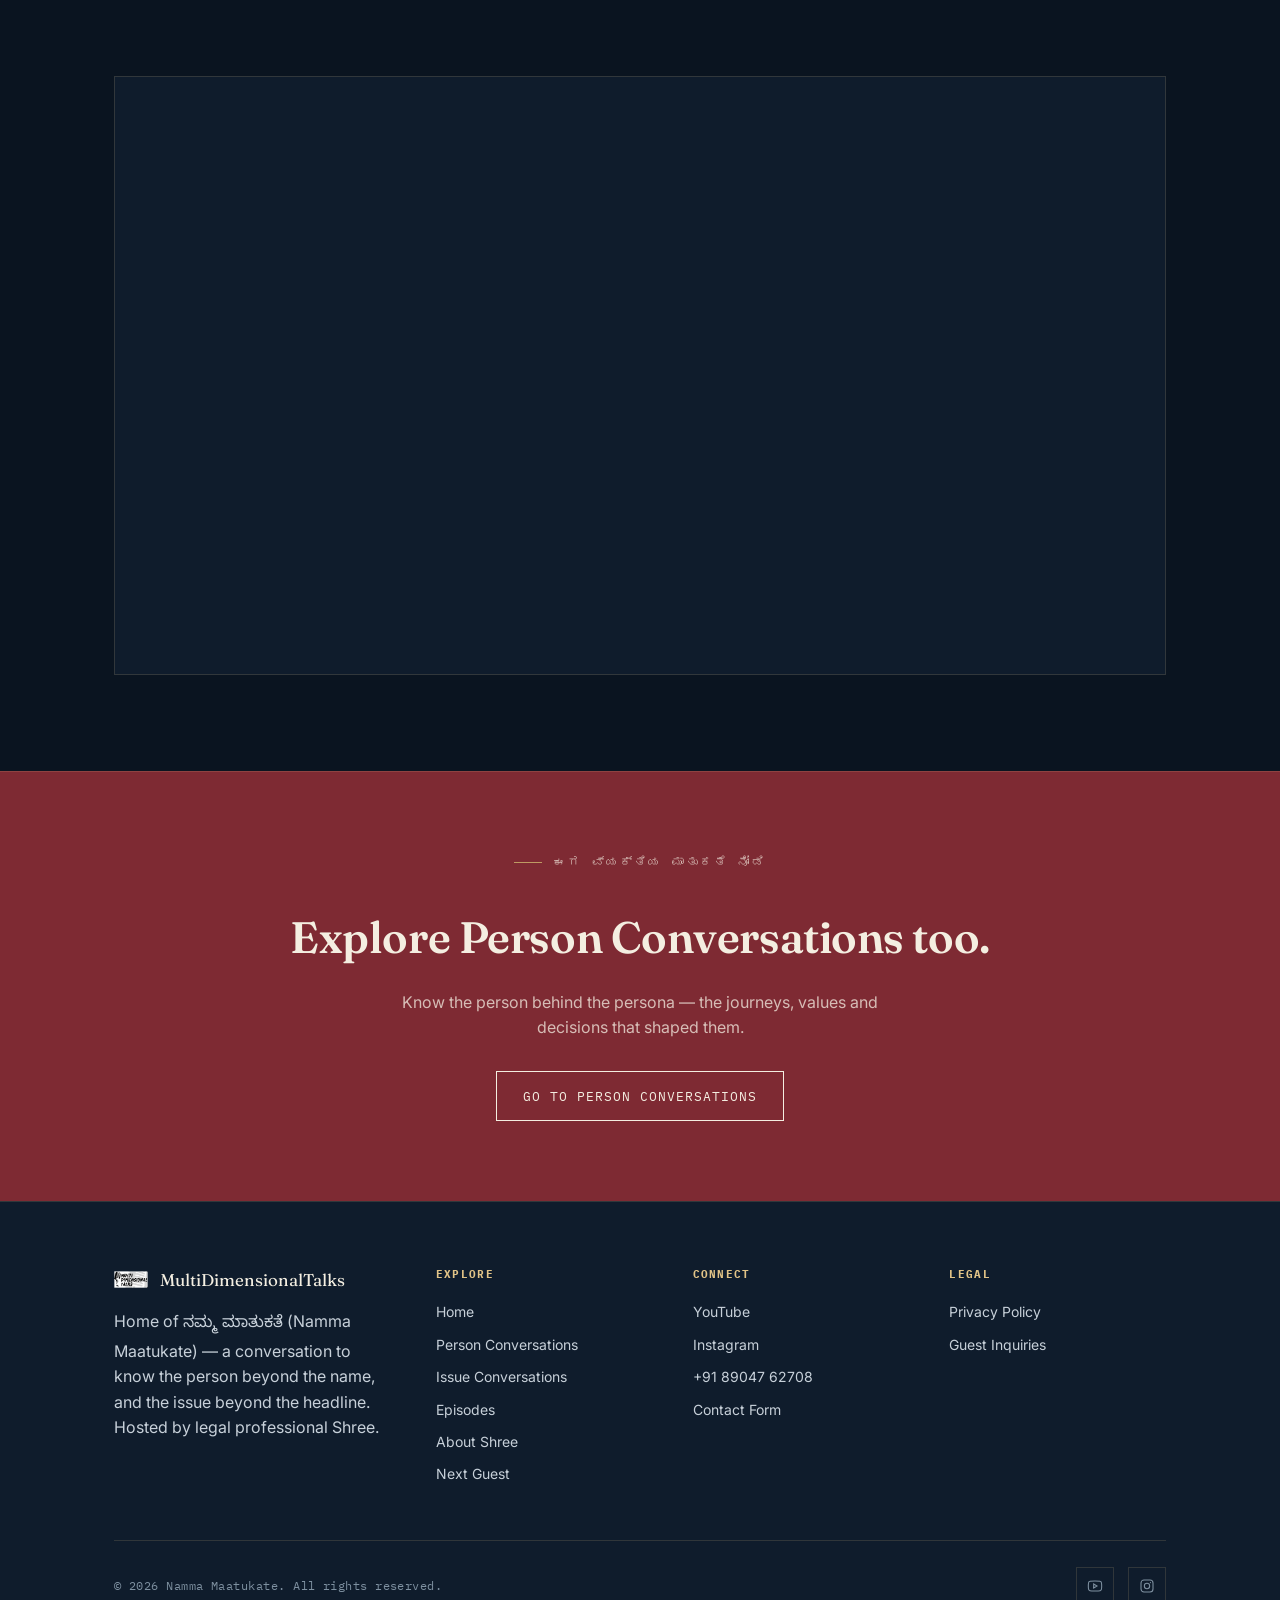
<file: issue-conversations.html>
<!DOCTYPE html>
<html lang="en">
<head>
<meta charset="UTF-8">
<meta name="viewport" content="width=device-width, initial-scale=1.0">
<title>Issue Conversations — Namma Maatukate | MultiDimensionalTalks</title>
<meta name="description" content="ವಿಷಯದ ಮಾತುಕತೆ — Issue Conversations on Namma Maatukate. Understanding the incidents and issues behind the headlines.">
<link rel="icon" href="data:,">
<link rel="preconnect" href="https://fonts.googleapis.com">
<link href="https://fonts.googleapis.com/css2?family=Fraunces:opsz,wght@9..144,500;9..144,600;9..144,700&family=Inter:wght@400;500;600;700&family=IBM+Plex+Mono:wght@400;500&family=Noto+Sans+Kannada:wght@400;500;600;700&display=swap" rel="stylesheet">
<link rel="stylesheet" href="style.css">
</head>
<body>

<header class="site-header">
  <div class="wrap">
    <a class="brand" href="index.html">
      <img class="channel-logo" src="logo.png" alt="MultiDimensionalTalks logo">
      <span>MultiDimensionalTalks<small lang="kn" style="font-family:var(--f-kn);">ನಮ್ಮ ಮಾತುಕತೆ Podcast</small></span>
    </a>
    <button class="nav-toggle" aria-label="Toggle menu" aria-expanded="false">
      <svg viewBox="0 0 24 24" width="20" height="20" fill="none" stroke="currentColor" stroke-width="1.6"><path d="M3 6h18M3 12h18M3 18h18"/></svg>
    </button>
    <nav class="primary-nav">
      <ul>
        <li><a href="index.html">Home</a></li>
        <li><a href="person-conversations.html">Person</a></li>
        <li><a href="issue-conversations.html" class="active">Issue</a></li>
        <li><a href="episodes.html">Episodes</a></li>
        <li><a href="about.html">About</a></li>
        <li><a href="contact.html">Contact</a></li>
        <li><a class="nav-cta" href="contact.html">Guest Inquiries</a></li>
      </ul>
    </nav>
  </div>
</header>

<main>
  <section style="padding-bottom:40px;">
    <div class="wrap">
      <p class="eyebrow">02 — ವಿಷಯದ ಮಾತುಕತೆ</p>
      <h1 class="bi-heading">
        <span class="kn">ಒಂದು ವಿಷಯ. ಹಲವು ದೃಷ್ಟಿಕೋನಗಳು.</span>
        <span class="en">One issue. Many perspectives.</span>
      </h1>
    </div>
  </section>

  <section style="padding-top:0;border-top:none;">
    <div class="wrap two-col">
      <div class="reveal">
        <div class="bi-block">
          <p class="kn">ಕೆಲವು ವಿಷಯಗಳು ನಮ್ಮ ಬದುಕನ್ನು ನೇರವಾಗಿ ಪರಿಣಾಮ ಬೀರುತ್ತವೆ.</p>
          <p class="en">Some issues affect our lives directly.</p>
        </div>
        <div class="bi-block">
          <p class="kn">ಆದರೆ ಅವುಗಳ ಹಿಂದಿರುವ ಸಂಪೂರ್ಣ ಚಿತ್ರಣ ನಮಗೆ ಯಾವಾಗಲೂ ತಿಳಿದಿರುವುದಿಲ್ಲ.</p>
          <p class="en">But we don't always know the full picture behind them.</p>
        </div>
        <div class="bi-block">
          <p class="kn">ಯಾವುದೇ ದೊಡ್ಡ ವಿಷಯವನ್ನು ಕೇವಲ ಒಂದು ಅಭಿಪ್ರಾಯದಿಂದ ಅರ್ಥಮಾಡಿಕೊಳ್ಳಲು ಸಾಧ್ಯವಿಲ್ಲ. ಅದಕ್ಕಾಗಿ ನಾವು ಪ್ರಶ್ನಿಸುತ್ತೇವೆ.</p>
          <p class="en">No major issue can be understood from a single opinion alone. That's why we ask.</p>
        </div>
      </div>
      <div class="reveal">
        <div class="bi-list">
          <div class="bi-item"><span class="kn">ಏಕೆ?</span><span class="en">Why?</span></div>
          <div class="bi-item"><span class="kn">ಹೇಗೆ?</span><span class="en">How?</span></div>
          <div class="bi-item"><span class="kn">ಯಾರ ಮೇಲೆ ಪರಿಣಾಮ?</span><span class="en">Who is affected?</span></div>
          <div class="bi-item"><span class="kn">ಪರಿಹಾರವೇನು?</span><span class="en">What is the solution?</span></div>
          <div class="bi-item"><span class="kn">ಮುಂದೇನು?</span><span class="en">What next?</span></div>
        </div>
        <div class="bi-quote" style="margin-top:26px;">
          <p class="kn">ನಮ್ಮ Issue Conversations ಗುರಿ ಯಾರ ಪರ ಅಥವಾ ವಿರೋಧವಾಗಿ ನಿಲ್ಲುವುದು ಅಲ್ಲ.</p>
          <p class="en">The goal of our Issue Conversations is not to take a side, for or against.</p>
        </div>
      </div>
    </div>
  </section>

  <section>
    <div class="wrap">
      <p style="font-family:var(--f-kn);color:var(--brass-lt);font-size:19px;font-weight:600;">ವಿಷಯವನ್ನು ಆಳವಾಗಿ ಅರ್ಥಮಾಡಿಕೊಳ್ಳಲು ಅವಕಾಶ ಕಲ್ಪಿಸುವುದು.</p>
      <p style="font-family:var(--f-mono);color:var(--text-dim);font-size:12px;letter-spacing:.05em;text-transform:uppercase;">The goal is to create the opportunity to understand the issue deeply — beyond the news.</p>

      <div class="section-head reveal" style="margin-top:50px;">
        <div>
          <p class="eyebrow">Issues on the Table</p>
          <h2>What we're unpacking right now.</h2>
        </div>
      </div>
      <div class="episode-grid reveal">
        <div class="episode-card">
          <span class="episode-num">ವಿಷಯ 01</span>
          <h4>Bidadi Township</h4>
          <p>What the proposed township actually involves, who it affects, and what's being debated.</p>
          <a class="watch" href="https://www.youtube.com/@MDTalksofficial" target="_blank" rel="noopener">Watch on YouTube ↗</a>
        </div>
        <div class="episode-card">
          <span class="episode-num">ವಿಷಯ 02</span>
          <h4>NEET Protest</h4>
          <p>Why the protests started, who's involved, and what students and families need to understand.</p>
          <a class="watch" href="https://www.youtube.com/@MDTalksofficial" target="_blank" rel="noopener">Watch on YouTube ↗</a>
        </div>
        <div class="episode-card">
          <span class="episode-num">ವಿಷಯ 03</span>
          <h4>Featured issue title</h4>
          <p>Add a one-line description of this conversation here.</p>
          <a class="watch" href="https://www.youtube.com/@MDTalksofficial" target="_blank" rel="noopener">Watch on YouTube ↗</a>
        </div>
      </div>
    </div>
  </section>

  <section style="padding-top:0;border-top:none;">
    <div class="wrap">
      <div class="video-embed-frame reveal">
        <iframe
          src="https://www.youtube.com/embed/videoseries?list=UU4MlcxJm39v0iM5RRcbVlFw"
          title="Namma Maatukate — Issue Conversations"
          loading="lazy"
          allow="accelerometer; autoplay; clipboard-write; encrypted-media; gyroscope; picture-in-picture"
          allowfullscreen>
        </iframe>
      </div>
    </div>
  </section>

  <section class="cta-band">
    <div class="wrap">
      <p class="eyebrow" style="justify-content:center;color:rgba(244,238,225,0.7)">ಈಗ ವ್ಯಕ್ತಿಯ ಮಾತುಕತೆ ನೋಡಿ</p>
      <h2>Explore Person Conversations too.</h2>
      <p>Know the person behind the persona — the journeys, values and decisions that shaped them.</p>
      <a class="btn" href="person-conversations.html">Go to Person Conversations</a>
    </div>
  </section>
</main>

<footer class="site-footer">
  <div class="wrap">
    <div class="footer-grid">
      <div>
        <div class="footer-brand">
          <img class="channel-logo" src="logo.png" alt="MultiDimensionalTalks logo" style="width:34px;height:auto;">
          <span style="font-family:var(--f-display);font-size:17px;color:var(--text-hi);">MultiDimensionalTalks</span>
        </div>
        <p style="margin-top:16px;max-width:32ch;">Home of <span lang="kn" style="font-family:var(--f-kn);">ನಮ್ಮ ಮಾತುಕತೆ</span> (Namma Maatukate) — a conversation to know the person beyond the name, and the issue beyond the headline. Hosted by legal professional Shree.</p>
      </div>
      <div>
        <h5>Explore</h5>
        <ul>
          <li><a href="index.html">Home</a></li>
          <li><a href="person-conversations.html">Person Conversations</a></li>
          <li><a href="issue-conversations.html">Issue Conversations</a></li>
          <li><a href="episodes.html">Episodes</a></li>
          <li><a href="about.html">About Shree</a></li>
          <li><a href="next-guest.html">Next Guest</a></li>
        </ul>
      </div>
      <div>
        <h5>Connect</h5>
        <ul>
          <li><a href="https://www.youtube.com/@MDTalksofficial" target="_blank" rel="noopener">YouTube</a></li>
          <li><a href="https://www.instagram.com/multidimensional_talks" target="_blank" rel="noopener">Instagram</a></li>
          <li><a href="tel:+918904762708">+91 89047 62708</a></li>
          <li><a href="contact.html">Contact Form</a></li>
        </ul>
      </div>
      <div>
        <h5>Legal</h5>
        <ul>
          <li><a href="privacy-policy.html">Privacy Policy</a></li>
          <li><a href="contact.html">Guest Inquiries</a></li>
        </ul>
      </div>
    </div>
    <div class="footer-bottom">
      <span>© <span id="year"></span> Namma Maatukate. All rights reserved.</span>
      <div class="social-row">
        <a href="https://www.youtube.com/@MDTalksofficial" target="_blank" rel="noopener" aria-label="YouTube">
          <svg width="16" height="16" viewBox="0 0 24 24" fill="none" stroke="currentColor" stroke-width="1.6"><path d="M22 12s0-3.4-.4-5a2.8 2.8 0 0 0-2-2C17.9 4.5 12 4.5 12 4.5s-5.9 0-7.6.5a2.8 2.8 0 0 0-2 2C2 8.6 2 12 2 12s0 3.4.4 5a2.8 2.8 0 0 0 2 2c1.7.5 7.6.5 7.6.5s5.9 0 7.6-.5a2.8 2.8 0 0 0 2-2c.4-1.6.4-5 .4-5Z"/><path d="M10 15l5-3-5-3v6Z"/></svg>
        </a>
        <a href="https://www.instagram.com/multidimensional_talks" target="_blank" rel="noopener" aria-label="Instagram">
          <svg width="16" height="16" viewBox="0 0 24 24" fill="none" stroke="currentColor" stroke-width="1.6"><rect x="3" y="3" width="18" height="18" rx="4.5"/><circle cx="12" cy="12" r="4"/><circle cx="17.2" cy="6.8" r="0.9" fill="currentColor" stroke="none"/></svg>
        </a>
      </div>
    </div>
  </div>
</footer>

<script src="script.js"></script>
</body>
</html>
</file>
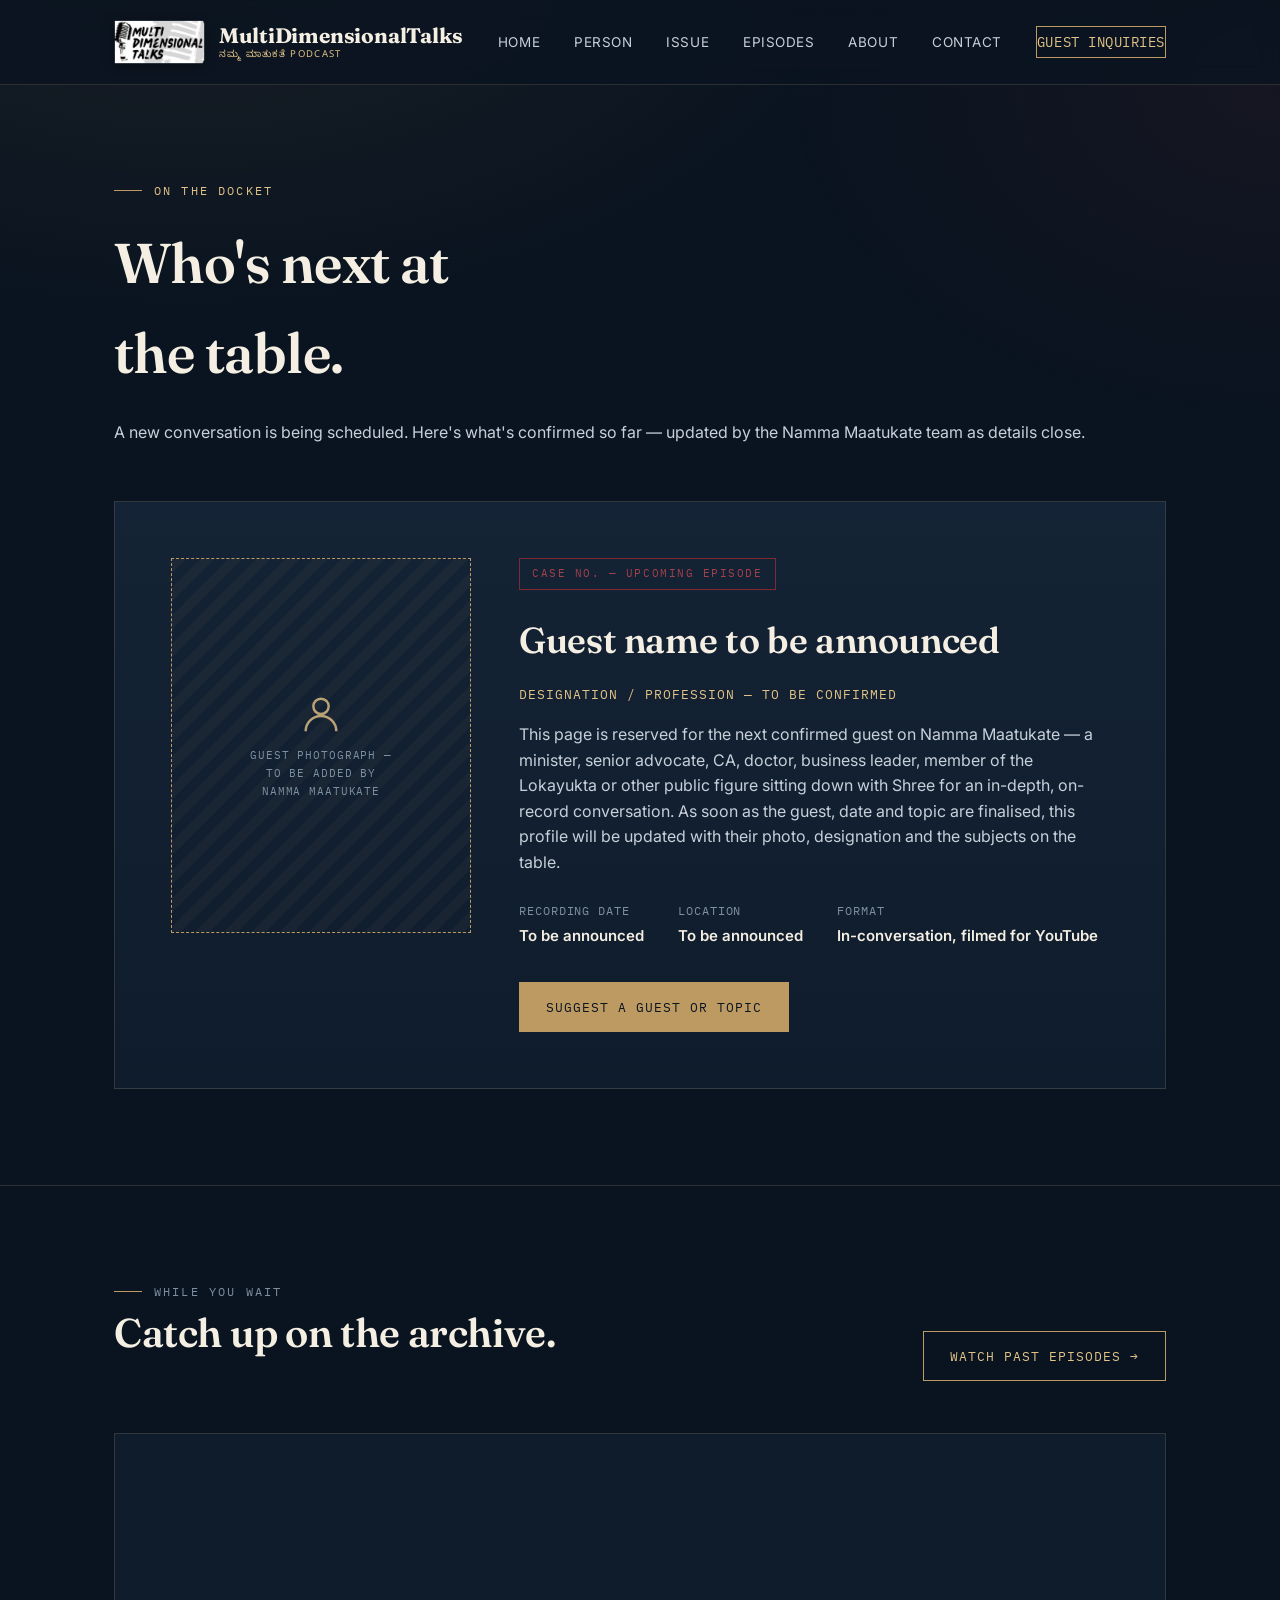
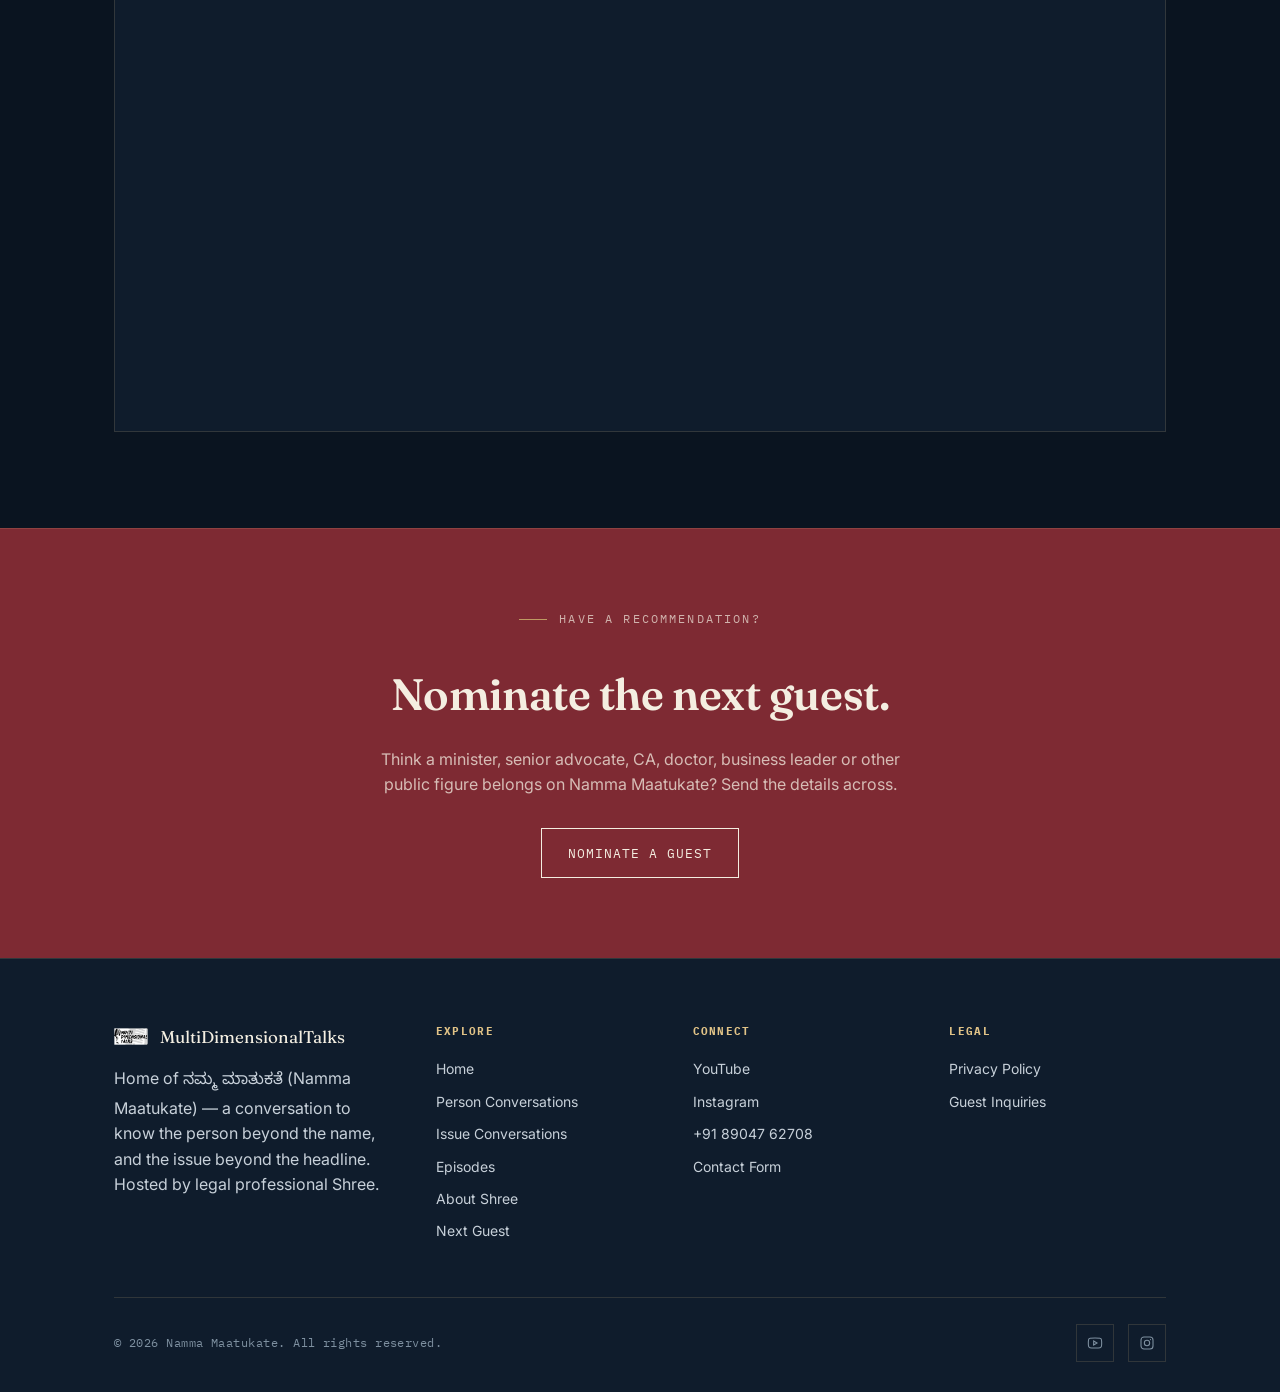
<file: next-guest.html>
<!DOCTYPE html>
<html lang="en">
<head>
<meta charset="UTF-8">
<meta name="viewport" content="width=device-width, initial-scale=1.0">
<title>Next Guest — Namma Maatukate | MultiDimensionalTalks</title>
<meta name="description" content="See who's next on the Namma Maatukate docket — upcoming ministers, senior advocates, CAs, doctors, business leaders, the Lokayukta and other public figures joining legal professional Shree.">
<link rel="icon" href="data:,">
<link rel="preconnect" href="https://fonts.googleapis.com">
<link href="https://fonts.googleapis.com/css2?family=Fraunces:opsz,wght@9..144,500;9..144,600;9..144,700&family=Inter:wght@400;500;600;700&family=IBM+Plex+Mono:wght@400;500&family=Noto+Sans+Kannada:wght@400;500;600;700&display=swap" rel="stylesheet">
<link rel="stylesheet" href="style.css">
</head>
<body>

<header class="site-header">
  <div class="wrap">
    <a class="brand" href="index.html">
      <img class="channel-logo" src="logo.png" alt="MultiDimensionalTalks logo">
      <span>MultiDimensionalTalks<small lang="kn" style="font-family:var(--f-kn);">ನಮ್ಮ ಮಾತುಕತೆ Podcast</small></span>
    </a>
    <button class="nav-toggle" aria-label="Toggle menu" aria-expanded="false">
      <svg viewBox="0 0 24 24" width="20" height="20" fill="none" stroke="currentColor" stroke-width="1.6"><path d="M3 6h18M3 12h18M3 18h18"/></svg>
    </button>
    <nav class="primary-nav">
      <ul>
        <li><a href="index.html">Home</a></li>
        <li><a href="person-conversations.html">Person</a></li>
        <li><a href="issue-conversations.html">Issue</a></li>
        <li><a href="episodes.html">Episodes</a></li>
        <li><a href="about.html">About</a></li>
        <li><a href="contact.html">Contact</a></li>
        <li><a class="nav-cta" href="contact.html">Guest Inquiries</a></li>
      </ul>
    </nav>
  </div>
</header>

<main>
  <section style="padding-bottom:40px;">
    <div class="wrap">
      <p class="eyebrow">On the Docket</p>
      <h1 style="font-size:clamp(34px,5vw,56px);max-width:20ch;">Who's next at<br>the table.</h1>
      <p class="lede" style="margin-top:16px;">A new conversation is being scheduled. Here's what's confirmed so far — updated by the Namma Maatukate team as details close.</p>
    </div>
  </section>

  <section style="padding-top:0;border-top:none;">
    <div class="wrap">
      <div class="docket reveal">
        <div class="docket-photo">
          <svg viewBox="0 0 24 24" fill="none" stroke="currentColor" stroke-width="1.3"><circle cx="12" cy="8" r="4"/><path d="M4 21c0-4.4 3.6-8 8-8s8 3.6 8 8"/></svg>
          <span>Guest photograph — to be added by Namma Maatukate</span>
        </div>
        <div>
          <span class="docket-case">Case No. — Upcoming Episode</span>
          <h3>Guest name to be announced</h3>
          <p class="role">Designation / profession — to be confirmed</p>
          <p>This page is reserved for the next confirmed guest on Namma Maatukate — a minister, senior advocate, CA, doctor, business leader, member of the Lokayukta or other public figure sitting down with Shree for an in-depth, on-record conversation. As soon as the guest, date and topic are finalised, this profile will be updated with their photo, designation and the subjects on the table.</p>

          <div class="docket-meta">
            <div>Recording Date<br><b>To be announced</b></div>
            <div>Location<br><b>To be announced</b></div>
            <div>Format<br><b>In-conversation, filmed for YouTube</b></div>
          </div>

          <div style="margin-top:34px;">
            <a class="btn solid" href="contact.html">Suggest a Guest or Topic</a>
          </div>
        </div>
      </div>
    </div>
  </section>

  <section>
    <div class="wrap">
      <div class="section-head reveal">
        <div>
          <p class="eyebrow">While You Wait</p>
          <h2>Catch up on the archive.</h2>
        </div>
        <a class="btn" href="episodes.html">Watch Past Episodes →</a>
      </div>
      <div class="video-embed-frame reveal">
        <iframe
          src="https://www.youtube.com/embed/videoseries?list=UU4MlcxJm39v0iM5RRcbVlFw"
          title="Namma Maatukate — latest uploads"
          loading="lazy"
          allow="accelerometer; autoplay; clipboard-write; encrypted-media; gyroscope; picture-in-picture"
          allowfullscreen>
        </iframe>
      </div>
    </div>
  </section>

  <section class="cta-band">
    <div class="wrap">
      <p class="eyebrow" style="justify-content:center;color:rgba(244,238,225,0.7)">Have a Recommendation?</p>
      <h2>Nominate the next guest.</h2>
      <p>Think a minister, senior advocate, CA, doctor, business leader or other public figure belongs on Namma Maatukate? Send the details across.</p>
      <a class="btn" href="contact.html">Nominate a Guest</a>
    </div>
  </section>
</main>

<footer class="site-footer">
  <div class="wrap">
    <div class="footer-grid">
      <div>
        <div class="footer-brand">
          <img class="channel-logo" src="logo.png" alt="MultiDimensionalTalks logo" style="width:34px;height:auto;">
          <span style="font-family:var(--f-display);font-size:17px;color:var(--text-hi);">MultiDimensionalTalks</span>
        </div>
        <p style="margin-top:16px;max-width:32ch;">Home of <span lang="kn" style="font-family:var(--f-kn);">ನಮ್ಮ ಮಾತುಕತೆ</span> (Namma Maatukate) — a conversation to know the person beyond the name, and the issue beyond the headline. Hosted by legal professional Shree.</p>
      </div>
      <div>
        <h5>Explore</h5>
        <ul>
          <li><a href="index.html">Home</a></li>
          <li><a href="person-conversations.html">Person Conversations</a></li>
          <li><a href="issue-conversations.html">Issue Conversations</a></li>
          <li><a href="episodes.html">Episodes</a></li>
          <li><a href="about.html">About Shree</a></li>
          <li><a href="next-guest.html">Next Guest</a></li>
        </ul>
      </div>
      <div>
        <h5>Connect</h5>
        <ul>
          <li><a href="https://www.youtube.com/@MDTalksofficial" target="_blank" rel="noopener">YouTube</a></li>
          <li><a href="https://www.instagram.com/multidimensional_talks" target="_blank" rel="noopener">Instagram</a></li>
          <li><a href="tel:+918904762708">+91 89047 62708</a></li>
          <li><a href="contact.html">Contact Form</a></li>
        </ul>
      </div>
      <div>
        <h5>Legal</h5>
        <ul>
          <li><a href="privacy-policy.html">Privacy Policy</a></li>
          <li><a href="contact.html">Guest Inquiries</a></li>
        </ul>
      </div>
    </div>
    <div class="footer-bottom">
      <span>© <span id="year"></span> Namma Maatukate. All rights reserved.</span>
      <div class="social-row">
        <a href="https://www.youtube.com/@MDTalksofficial" target="_blank" rel="noopener" aria-label="YouTube">
          <svg width="16" height="16" viewBox="0 0 24 24" fill="none" stroke="currentColor" stroke-width="1.6"><path d="M22 12s0-3.4-.4-5a2.8 2.8 0 0 0-2-2C17.9 4.5 12 4.5 12 4.5s-5.9 0-7.6.5a2.8 2.8 0 0 0-2 2C2 8.6 2 12 2 12s0 3.4.4 5a2.8 2.8 0 0 0 2 2c1.7.5 7.6.5 7.6.5s5.9 0 7.6-.5a2.8 2.8 0 0 0 2-2c.4-1.6.4-5 .4-5Z"/><path d="M10 15l5-3-5-3v6Z"/></svg>
        </a>
        <a href="https://www.instagram.com/multidimensional_talks" target="_blank" rel="noopener" aria-label="Instagram">
          <svg width="16" height="16" viewBox="0 0 24 24" fill="none" stroke="currentColor" stroke-width="1.6"><rect x="3" y="3" width="18" height="18" rx="4.5"/><circle cx="12" cy="12" r="4"/><circle cx="17.2" cy="6.8" r="0.9" fill="currentColor" stroke="none"/></svg>
        </a>
      </div>
    </div>
  </div>
</footer>

<script src="script.js"></script>
</body>
</html>
</file>
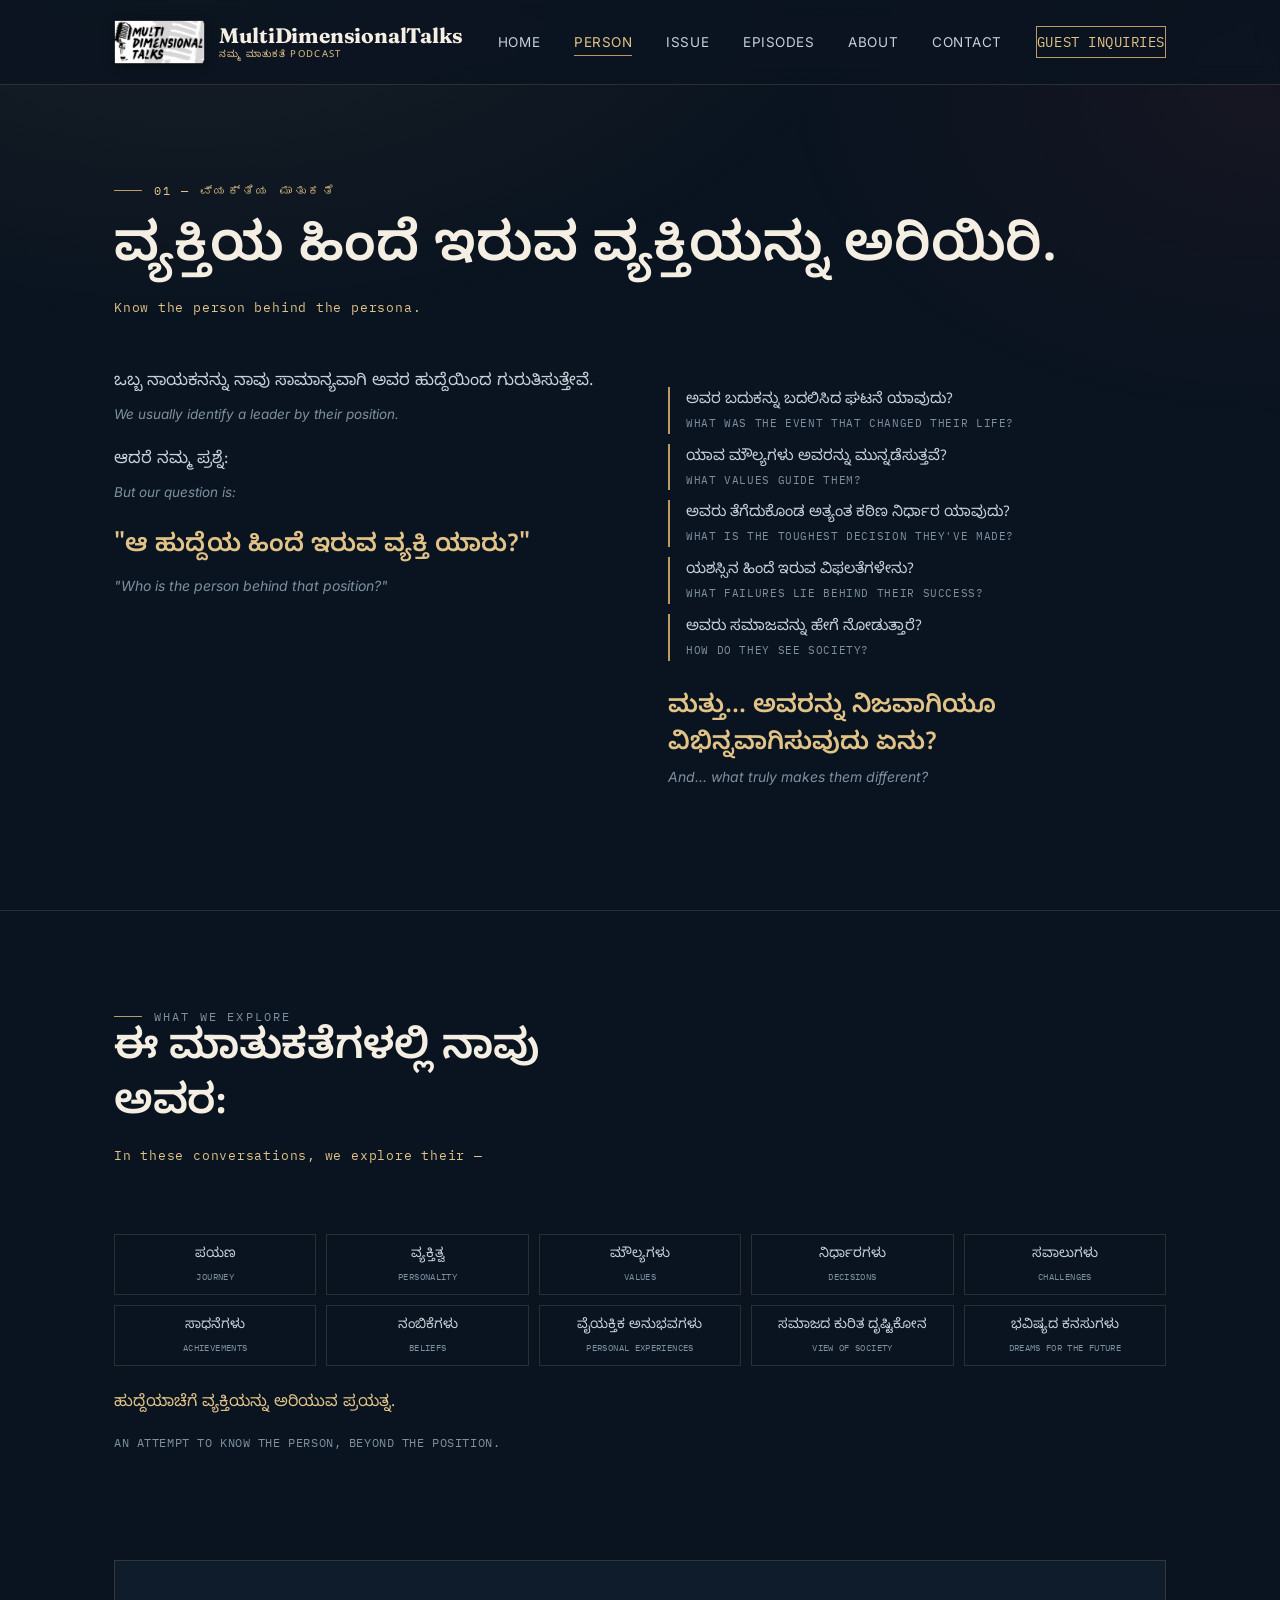
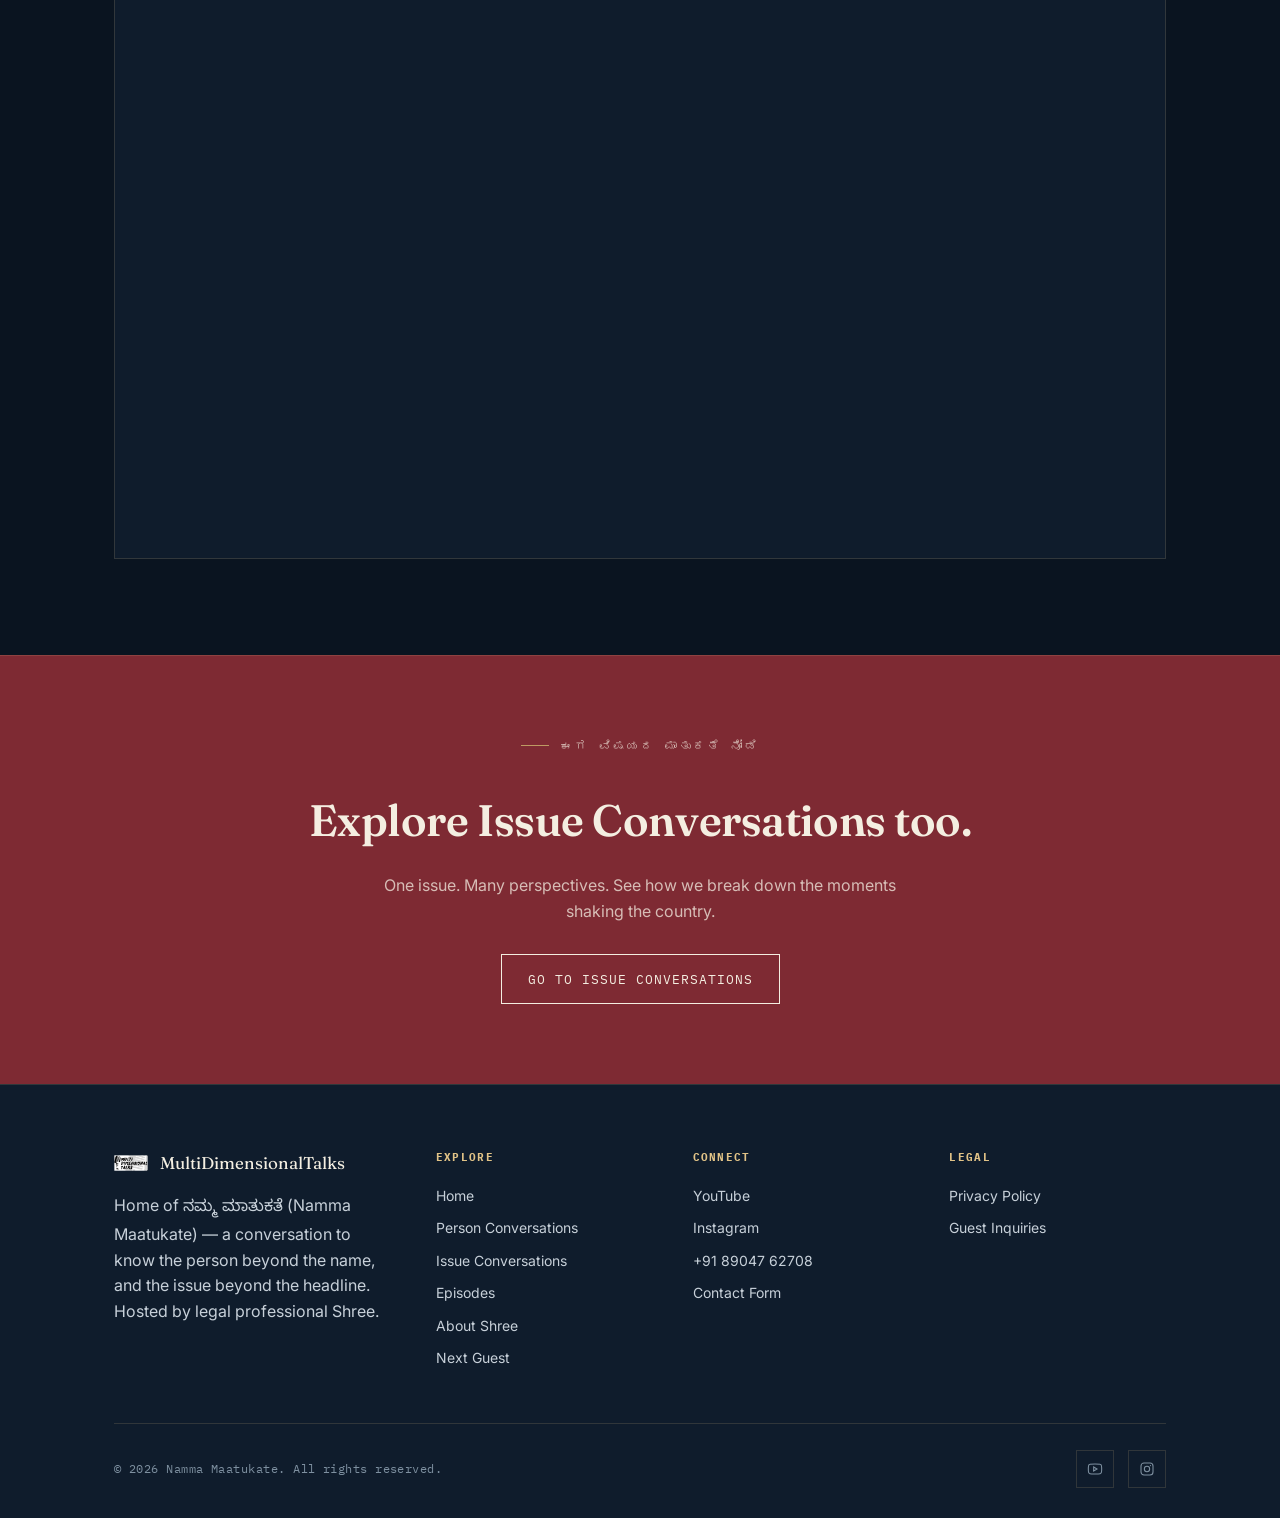
<file: person-conversations.html>
<!DOCTYPE html>
<html lang="en">
<head>
<meta charset="UTF-8">
<meta name="viewport" content="width=device-width, initial-scale=1.0">
<title>Person Conversations — Namma Maatukate | MultiDimensionalTalks</title>
<meta name="description" content="ವ್ಯಕ್ತಿಯ ಮಾತುಕತೆ — Person Conversations on Namma Maatukate. Getting to know the person behind the position.">
<link rel="icon" href="data:,">
<link rel="preconnect" href="https://fonts.googleapis.com">
<link href="https://fonts.googleapis.com/css2?family=Fraunces:opsz,wght@9..144,500;9..144,600;9..144,700&family=Inter:wght@400;500;600;700&family=IBM+Plex+Mono:wght@400;500&family=Noto+Sans+Kannada:wght@400;500;600;700&display=swap" rel="stylesheet">
<link rel="stylesheet" href="style.css">
</head>
<body>

<header class="site-header">
  <div class="wrap">
    <a class="brand" href="index.html">
      <img class="channel-logo" src="logo.png" alt="MultiDimensionalTalks logo">
      <span>MultiDimensionalTalks<small lang="kn" style="font-family:var(--f-kn);">ನಮ್ಮ ಮಾತುಕತೆ Podcast</small></span>
    </a>
    <button class="nav-toggle" aria-label="Toggle menu" aria-expanded="false">
      <svg viewBox="0 0 24 24" width="20" height="20" fill="none" stroke="currentColor" stroke-width="1.6"><path d="M3 6h18M3 12h18M3 18h18"/></svg>
    </button>
    <nav class="primary-nav">
      <ul>
        <li><a href="index.html">Home</a></li>
        <li><a href="person-conversations.html" class="active">Person</a></li>
        <li><a href="issue-conversations.html">Issue</a></li>
        <li><a href="episodes.html">Episodes</a></li>
        <li><a href="about.html">About</a></li>
        <li><a href="contact.html">Contact</a></li>
        <li><a class="nav-cta" href="contact.html">Guest Inquiries</a></li>
      </ul>
    </nav>
  </div>
</header>

<main>
  <section style="padding-bottom:40px;">
    <div class="wrap">
      <p class="eyebrow">01 — ವ್ಯಕ್ತಿಯ ಮಾತುಕತೆ</p>
      <h1 class="bi-heading">
        <span class="kn">ವ್ಯಕ್ತಿಯ ಹಿಂದೆ ಇರುವ ವ್ಯಕ್ತಿಯನ್ನು ಅರಿಯಿರಿ.</span>
        <span class="en">Know the person behind the persona.</span>
      </h1>
    </div>
  </section>

  <section style="padding-top:0;border-top:none;">
    <div class="wrap two-col">
      <div class="reveal">
        <div class="bi-block">
          <p class="kn">ಒಬ್ಬ ನಾಯಕನನ್ನು ನಾವು ಸಾಮಾನ್ಯವಾಗಿ ಅವರ ಹುದ್ದೆಯಿಂದ ಗುರುತಿಸುತ್ತೇವೆ.</p>
          <p class="en">We usually identify a leader by their position.</p>
        </div>
        <div class="bi-block">
          <p class="kn">ಆದರೆ ನಮ್ಮ ಪ್ರಶ್ನೆ:</p>
          <p class="en">But our question is:</p>
        </div>
        <div class="bi-quote">
          <p class="kn">"ಆ ಹುದ್ದೆಯ ಹಿಂದೆ ಇರುವ ವ್ಯಕ್ತಿ ಯಾರು?"</p>
          <p class="en">"Who is the person behind that position?"</p>
        </div>
      </div>
      <div class="reveal">
        <div class="bi-list">
          <div class="bi-item"><span class="kn">ಅವರ ಬದುಕನ್ನು ಬದಲಿಸಿದ ಘಟನೆ ಯಾವುದು?</span><span class="en">What was the event that changed their life?</span></div>
          <div class="bi-item"><span class="kn">ಯಾವ ಮೌಲ್ಯಗಳು ಅವರನ್ನು ಮುನ್ನಡೆಸುತ್ತವೆ?</span><span class="en">What values guide them?</span></div>
          <div class="bi-item"><span class="kn">ಅವರು ತೆಗೆದುಕೊಂಡ ಅತ್ಯಂತ ಕಠಿಣ ನಿರ್ಧಾರ ಯಾವುದು?</span><span class="en">What is the toughest decision they've made?</span></div>
          <div class="bi-item"><span class="kn">ಯಶಸ್ಸಿನ ಹಿಂದೆ ಇರುವ ವಿಫಲತೆಗಳೇನು?</span><span class="en">What failures lie behind their success?</span></div>
          <div class="bi-item"><span class="kn">ಅವರು ಸಮಾಜವನ್ನು ಹೇಗೆ ನೋಡುತ್ತಾರೆ?</span><span class="en">How do they see society?</span></div>
        </div>
        <div class="bi-quote" style="margin-top:30px;">
          <p class="kn" style="margin-bottom:0;">ಮತ್ತು... ಅವರನ್ನು ನಿಜವಾಗಿಯೂ ವಿಭಿನ್ನವಾಗಿಸುವುದು ಏನು?</p>
          <p class="en">And... what truly makes them different?</p>
        </div>
      </div>
    </div>
  </section>

  <section>
    <div class="wrap">
      <div class="section-head reveal">
        <div>
          <p class="eyebrow">What We Explore</p>
          <h2 class="bi-heading"><span class="kn">ಈ ಮಾತುಕತೆಗಳಲ್ಲಿ ನಾವು ಅವರ:</span><span class="en">In these conversations, we explore their —</span></h2>
        </div>
      </div>
      <div class="bi-tag-grid reveal">
        <div class="bi-tag"><span class="kn">ಪಯಣ</span><span class="en">Journey</span></div>
        <div class="bi-tag"><span class="kn">ವ್ಯಕ್ತಿತ್ವ</span><span class="en">Personality</span></div>
        <div class="bi-tag"><span class="kn">ಮೌಲ್ಯಗಳು</span><span class="en">Values</span></div>
        <div class="bi-tag"><span class="kn">ನಿರ್ಧಾರಗಳು</span><span class="en">Decisions</span></div>
        <div class="bi-tag"><span class="kn">ಸವಾಲುಗಳು</span><span class="en">Challenges</span></div>
        <div class="bi-tag"><span class="kn">ಸಾಧನೆಗಳು</span><span class="en">Achievements</span></div>
        <div class="bi-tag"><span class="kn">ನಂಬಿಕೆಗಳು</span><span class="en">Beliefs</span></div>
        <div class="bi-tag"><span class="kn">ವೈಯಕ್ತಿಕ ಅನುಭವಗಳು</span><span class="en">Personal Experiences</span></div>
        <div class="bi-tag"><span class="kn">ಸಮಾಜದ ಕುರಿತ ದೃಷ್ಟಿಕೋನ</span><span class="en">View of Society</span></div>
        <div class="bi-tag"><span class="kn">ಭವಿಷ್ಯದ ಕನಸುಗಳು</span><span class="en">Dreams for the Future</span></div>
      </div>
      <p style="margin-top:26px;font-family:var(--f-kn);color:var(--brass-lt);font-size:16px;">ಹುದ್ದೆಯಾಚೆಗೆ ವ್ಯಕ್ತಿಯನ್ನು ಅರಿಯುವ ಪ್ರಯತ್ನ.</p>
      <p style="font-family:var(--f-mono);color:var(--text-dim);font-size:11.5px;letter-spacing:.05em;text-transform:uppercase;">An attempt to know the person, beyond the position.</p>
    </div>
  </section>

  <section style="padding-top:0;border-top:none;">
    <div class="wrap">
      <div class="video-embed-frame reveal">
        <iframe
          src="https://www.youtube.com/embed/videoseries?list=UU4MlcxJm39v0iM5RRcbVlFw"
          title="Namma Maatukate — Person Conversations"
          loading="lazy"
          allow="accelerometer; autoplay; clipboard-write; encrypted-media; gyroscope; picture-in-picture"
          allowfullscreen>
        </iframe>
      </div>
    </div>
  </section>

  <section class="cta-band">
    <div class="wrap">
      <p class="eyebrow" style="justify-content:center;color:rgba(244,238,225,0.7)">ಈಗ ವಿಷಯದ ಮಾತುಕತೆ ನೋಡಿ</p>
      <h2>Explore Issue Conversations too.</h2>
      <p>One issue. Many perspectives. See how we break down the moments shaking the country.</p>
      <a class="btn" href="issue-conversations.html">Go to Issue Conversations</a>
    </div>
  </section>
</main>


<footer class="site-footer">
  <div class="wrap">
    <div class="footer-grid">
      <div>
        <div class="footer-brand">
          <img class="channel-logo" src="logo.png" alt="MultiDimensionalTalks logo" style="width:34px;height:auto;">
          <span style="font-family:var(--f-display);font-size:17px;color:var(--text-hi);">MultiDimensionalTalks</span>
        </div>
        <p style="margin-top:16px;max-width:32ch;">Home of <span lang="kn" style="font-family:var(--f-kn);">ನಮ್ಮ ಮಾತುಕತೆ</span> (Namma Maatukate) — a conversation to know the person beyond the name, and the issue beyond the headline. Hosted by legal professional Shree.</p>
      </div>
      <div>
        <h5>Explore</h5>
        <ul>
          <li><a href="index.html">Home</a></li>
          <li><a href="person-conversations.html">Person Conversations</a></li>
          <li><a href="issue-conversations.html">Issue Conversations</a></li>
          <li><a href="episodes.html">Episodes</a></li>
          <li><a href="about.html">About Shree</a></li>
          <li><a href="next-guest.html">Next Guest</a></li>
        </ul>
      </div>
      <div>
        <h5>Connect</h5>
        <ul>
          <li><a href="https://www.youtube.com/@MDTalksofficial" target="_blank" rel="noopener">YouTube</a></li>
          <li><a href="https://www.instagram.com/multidimensional_talks" target="_blank" rel="noopener">Instagram</a></li>
          <li><a href="tel:+918904762708">+91 89047 62708</a></li>
          <li><a href="contact.html">Contact Form</a></li>
        </ul>
      </div>
      <div>
        <h5>Legal</h5>
        <ul>
          <li><a href="privacy-policy.html">Privacy Policy</a></li>
          <li><a href="contact.html">Guest Inquiries</a></li>
        </ul>
      </div>
    </div>
    <div class="footer-bottom">
      <span>© <span id="year"></span> Namma Maatukate. All rights reserved.</span>
      <div class="social-row">
        <a href="https://www.youtube.com/@MDTalksofficial" target="_blank" rel="noopener" aria-label="YouTube">
          <svg width="16" height="16" viewBox="0 0 24 24" fill="none" stroke="currentColor" stroke-width="1.6"><path d="M22 12s0-3.4-.4-5a2.8 2.8 0 0 0-2-2C17.9 4.5 12 4.5 12 4.5s-5.9 0-7.6.5a2.8 2.8 0 0 0-2 2C2 8.6 2 12 2 12s0 3.4.4 5a2.8 2.8 0 0 0 2 2c1.7.5 7.6.5 7.6.5s5.9 0 7.6-.5a2.8 2.8 0 0 0 2-2c.4-1.6.4-5 .4-5Z"/><path d="M10 15l5-3-5-3v6Z"/></svg>
        </a>
        <a href="https://www.instagram.com/multidimensional_talks" target="_blank" rel="noopener" aria-label="Instagram">
          <svg width="16" height="16" viewBox="0 0 24 24" fill="none" stroke="currentColor" stroke-width="1.6"><rect x="3" y="3" width="18" height="18" rx="4.5"/><circle cx="12" cy="12" r="4"/><circle cx="17.2" cy="6.8" r="0.9" fill="currentColor" stroke="none"/></svg>
        </a>
      </div>
    </div>
  </div>
</footer>

<script src="script.js"></script>
</body>
</html>
</file>
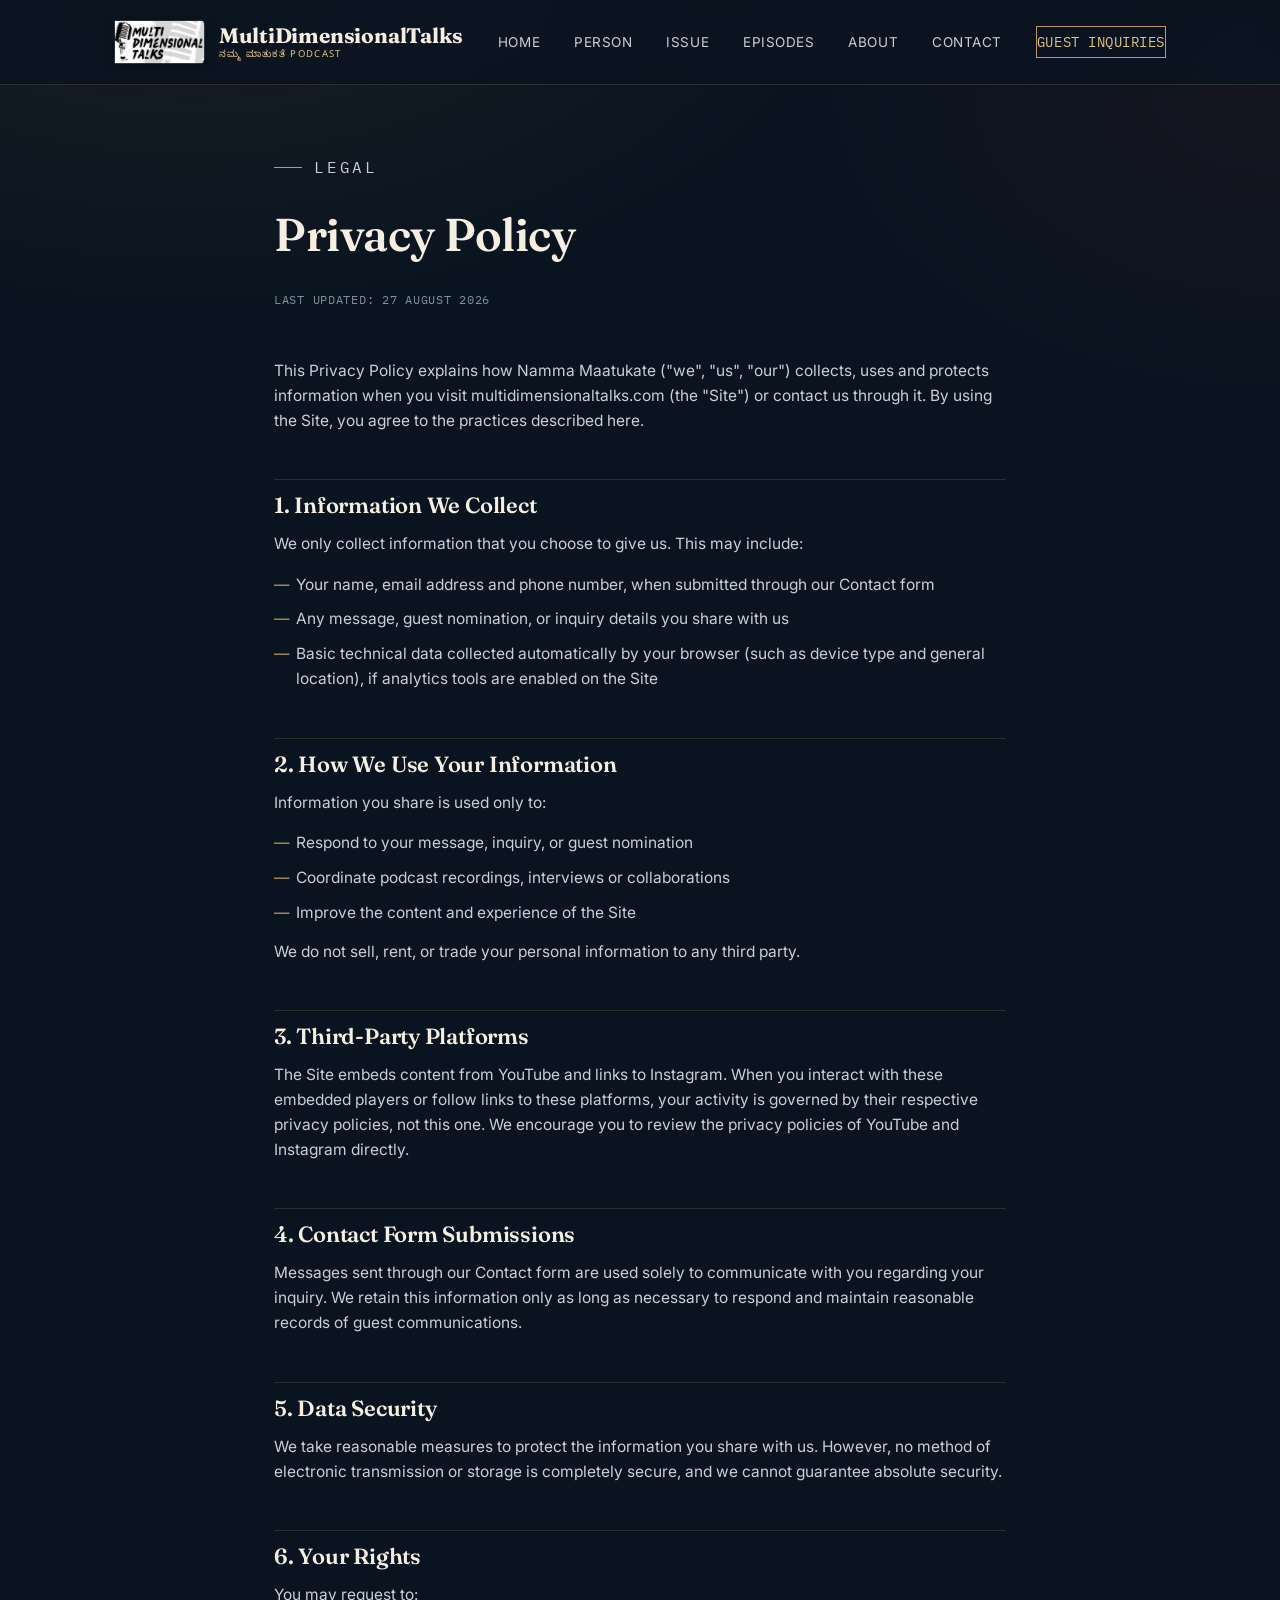
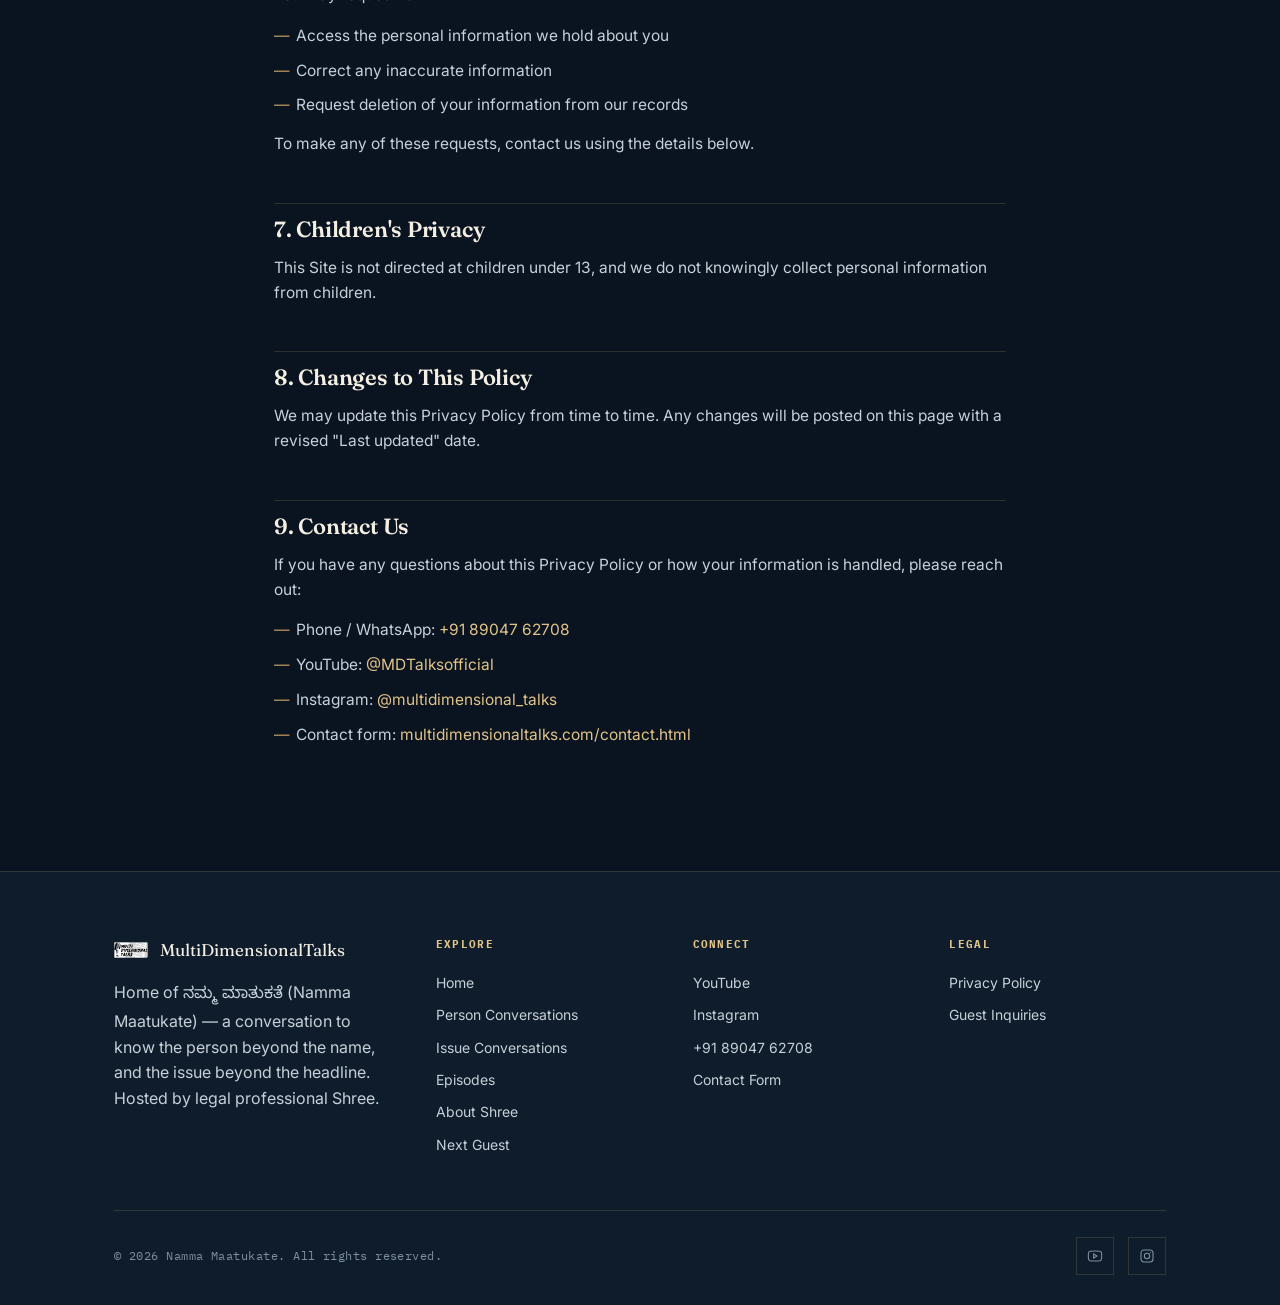
<file: privacy-policy.html>
<!DOCTYPE html>
<html lang="en">
<head>
<meta charset="UTF-8">
<meta name="viewport" content="width=device-width, initial-scale=1.0">
<title>Privacy Policy — Namma Maatukate | MultiDimensionalTalks</title>
<meta name="description" content="Privacy Policy for the Namma Maatukate website.">
<link rel="icon" href="data:,">
<link rel="preconnect" href="https://fonts.googleapis.com">
<link href="https://fonts.googleapis.com/css2?family=Fraunces:opsz,wght@9..144,500;9..144,600;9..144,700&family=Inter:wght@400;500;600;700&family=IBM+Plex+Mono:wght@400;500&family=Noto+Sans+Kannada:wght@400;500;600;700&display=swap" rel="stylesheet">
<link rel="stylesheet" href="style.css">
</head>
<body>

<header class="site-header">
  <div class="wrap">
    <a class="brand" href="index.html">
      <img class="channel-logo" src="logo.png" alt="MultiDimensionalTalks logo">
      <span>MultiDimensionalTalks<small lang="kn" style="font-family:var(--f-kn);">ನಮ್ಮ ಮಾತುಕತೆ Podcast</small></span>
    </a>
    <button class="nav-toggle" aria-label="Toggle menu" aria-expanded="false">
      <svg viewBox="0 0 24 24" width="20" height="20" fill="none" stroke="currentColor" stroke-width="1.6"><path d="M3 6h18M3 12h18M3 18h18"/></svg>
    </button>
    <nav class="primary-nav">
      <ul>
        <li><a href="index.html">Home</a></li>
        <li><a href="person-conversations.html">Person</a></li>
        <li><a href="issue-conversations.html">Issue</a></li>
        <li><a href="episodes.html">Episodes</a></li>
        <li><a href="about.html">About</a></li>
        <li><a href="contact.html">Contact</a></li>
        <li><a class="nav-cta" href="contact.html">Guest Inquiries</a></li>
      </ul>
    </nav>
  </div>
</header>

<main class="legal-page">
  <div class="wrap">
    <p class="eyebrow">Legal</p>
    <h1>Privacy Policy</h1>
    <p class="updated">Last updated: 27 August 2026</p>

    <p>This Privacy Policy explains how Namma Maatukate ("we", "us", "our") collects, uses and protects information when you visit multidimensionaltalks.com (the "Site") or contact us through it. By using the Site, you agree to the practices described here.</p>

    <h2>1. Information We Collect</h2>
    <p>We only collect information that you choose to give us. This may include:</p>
    <ul>
      <li>Your name, email address and phone number, when submitted through our Contact form</li>
      <li>Any message, guest nomination, or inquiry details you share with us</li>
      <li>Basic technical data collected automatically by your browser (such as device type and general location), if analytics tools are enabled on the Site</li>
    </ul>

    <h2>2. How We Use Your Information</h2>
    <p>Information you share is used only to:</p>
    <ul>
      <li>Respond to your message, inquiry, or guest nomination</li>
      <li>Coordinate podcast recordings, interviews or collaborations</li>
      <li>Improve the content and experience of the Site</li>
    </ul>
    <p>We do not sell, rent, or trade your personal information to any third party.</p>

    <h2>3. Third-Party Platforms</h2>
    <p>The Site embeds content from YouTube and links to Instagram. When you interact with these embedded players or follow links to these platforms, your activity is governed by their respective privacy policies, not this one. We encourage you to review the privacy policies of YouTube and Instagram directly.</p>

    <h2>4. Contact Form Submissions</h2>
    <p>Messages sent through our Contact form are used solely to communicate with you regarding your inquiry. We retain this information only as long as necessary to respond and maintain reasonable records of guest communications.</p>

    <h2>5. Data Security</h2>
    <p>We take reasonable measures to protect the information you share with us. However, no method of electronic transmission or storage is completely secure, and we cannot guarantee absolute security.</p>

    <h2>6. Your Rights</h2>
    <p>You may request to:</p>
    <ul>
      <li>Access the personal information we hold about you</li>
      <li>Correct any inaccurate information</li>
      <li>Request deletion of your information from our records</li>
    </ul>
    <p>To make any of these requests, contact us using the details below.</p>

    <h2>7. Children's Privacy</h2>
    <p>This Site is not directed at children under 13, and we do not knowingly collect personal information from children.</p>

    <h2>8. Changes to This Policy</h2>
    <p>We may update this Privacy Policy from time to time. Any changes will be posted on this page with a revised "Last updated" date.</p>

    <h2>9. Contact Us</h2>
    <p>If you have any questions about this Privacy Policy or how your information is handled, please reach out:</p>
    <ul>
      <li>Phone / WhatsApp: <a href="tel:+918904762708" style="color:var(--brass-lt);">+91 89047 62708</a></li>
      <li>YouTube: <a href="https://www.youtube.com/@MDTalksofficial" target="_blank" rel="noopener" style="color:var(--brass-lt);">@MDTalksofficial</a></li>
      <li>Instagram: <a href="https://www.instagram.com/multidimensional_talks" target="_blank" rel="noopener" style="color:var(--brass-lt);">@multidimensional_talks</a></li>
      <li>Contact form: <a href="contact.html" style="color:var(--brass-lt);">multidimensionaltalks.com/contact.html</a></li>
    </ul>
  </div>
</main>

<footer class="site-footer">
  <div class="wrap">
    <div class="footer-grid">
      <div>
        <div class="footer-brand">
          <img class="channel-logo" src="logo.png" alt="MultiDimensionalTalks logo" style="width:34px;height:auto;">
          <span style="font-family:var(--f-display);font-size:17px;color:var(--text-hi);">MultiDimensionalTalks</span>
        </div>
        <p style="margin-top:16px;max-width:32ch;">Home of <span lang="kn" style="font-family:var(--f-kn);">ನಮ್ಮ ಮಾತುಕತೆ</span> (Namma Maatukate) — a conversation to know the person beyond the name, and the issue beyond the headline. Hosted by legal professional Shree.</p>
      </div>
      <div>
        <h5>Explore</h5>
        <ul>
          <li><a href="index.html">Home</a></li>
          <li><a href="person-conversations.html">Person Conversations</a></li>
          <li><a href="issue-conversations.html">Issue Conversations</a></li>
          <li><a href="episodes.html">Episodes</a></li>
          <li><a href="about.html">About Shree</a></li>
          <li><a href="next-guest.html">Next Guest</a></li>
        </ul>
      </div>
      <div>
        <h5>Connect</h5>
        <ul>
          <li><a href="https://www.youtube.com/@MDTalksofficial" target="_blank" rel="noopener">YouTube</a></li>
          <li><a href="https://www.instagram.com/multidimensional_talks" target="_blank" rel="noopener">Instagram</a></li>
          <li><a href="tel:+918904762708">+91 89047 62708</a></li>
          <li><a href="contact.html">Contact Form</a></li>
        </ul>
      </div>
      <div>
        <h5>Legal</h5>
        <ul>
          <li><a href="privacy-policy.html">Privacy Policy</a></li>
          <li><a href="contact.html">Guest Inquiries</a></li>
        </ul>
      </div>
    </div>
    <div class="footer-bottom">
      <span>© <span id="year"></span> Namma Maatukate. All rights reserved.</span>
      <div class="social-row">
        <a href="https://www.youtube.com/@MDTalksofficial" target="_blank" rel="noopener" aria-label="YouTube">
          <svg width="16" height="16" viewBox="0 0 24 24" fill="none" stroke="currentColor" stroke-width="1.6"><path d="M22 12s0-3.4-.4-5a2.8 2.8 0 0 0-2-2C17.9 4.5 12 4.5 12 4.5s-5.9 0-7.6.5a2.8 2.8 0 0 0-2 2C2 8.6 2 12 2 12s0 3.4.4 5a2.8 2.8 0 0 0 2 2c1.7.5 7.6.5 7.6.5s5.9 0 7.6-.5a2.8 2.8 0 0 0 2-2c.4-1.6.4-5 .4-5Z"/><path d="M10 15l5-3-5-3v6Z"/></svg>
        </a>
        <a href="https://www.instagram.com/multidimensional_talks" target="_blank" rel="noopener" aria-label="Instagram">
          <svg width="16" height="16" viewBox="0 0 24 24" fill="none" stroke="currentColor" stroke-width="1.6"><rect x="3" y="3" width="18" height="18" rx="4.5"/><circle cx="12" cy="12" r="4"/><circle cx="17.2" cy="6.8" r="0.9" fill="currentColor" stroke="none"/></svg>
        </a>
      </div>
    </div>
  </div>
</footer>

<script src="script.js"></script>
</body>
</html>
</file>
<file: style.css>
/* =========================================================
   MultiDimensionalTalks — Design Tokens & Global Styles
   Direction: "The Docket" — a legal-gazette meets broadcast
   aesthetic. Ink-navy ground, brass rule lines, a wax-seal
   emblem as the signature mark, episodes numbered like case
   files. Built for Krupa (advocate) & MultiDimensionalTalks.
   ========================================================= */

:root{
  /* --- color --- */
  --ink:        #0A1420;
  --ink-2:      #0F1C2C;
  --ink-3:      #142335;
  --parchment:  #F4EEE1;
  --parchment-2:#E9E1CC;
  --brass:      #BE9A63;
  --brass-lt:   #E1C387;
  --seal:       #7E2A33;
  --seal-lt:    #A6414C;
  --steel:      #7C93A6;
  --ink-line:   rgba(225,195,135,0.16);
  --text-hi:    #F4EFE2;
  --text-mid:   #C7D0D9;
  --text-dim:   #7E90A0;

  /* --- type --- */
  --f-display: "Fraunces", "Iowan Old Style", Georgia, serif;
  --f-body:    "Inter", -apple-system, "Segoe UI", sans-serif;
  --f-mono:    "IBM Plex Mono", "SFMono-Regular", Menlo, monospace;
  --f-kn:      "Noto Sans Kannada", "Noto Sans", sans-serif;

  /* --- layout --- */
  --maxw: 1180px;
  --pad: clamp(20px, 5vw, 64px);
  --radius: 2px;
}

*, *::before, *::after{ box-sizing: border-box; }
html{ scroll-behavior: smooth; }
@media (prefers-reduced-motion: reduce){
  html{ scroll-behavior: auto; }
  *, *::before, *::after{ animation-duration: 0.001ms !important; animation-iteration-count: 1 !important; transition-duration: 0.001ms !important; scroll-behavior: auto !important; }
}

body{
  margin:0;
  background: var(--ink);
  color: var(--text-mid);
  font-family: var(--f-body);
  font-size: 16px;
  line-height: 1.6;
  -webkit-font-smoothing: antialiased;
}

/* subtle paper-grain / vignette on the ink background */
body::before{
  content:"";
  position: fixed; inset:0;
  pointer-events:none;
  z-index:0;
  background:
    radial-gradient(1200px 700px at 15% -10%, rgba(190,154,99,0.09), transparent 60%),
    radial-gradient(900px 600px at 100% 10%, rgba(126,42,51,0.10), transparent 55%);
}

img{ max-width:100%; display:block; }
a{ color: inherit; text-decoration: none; }
h1,h2,h3,h4{ font-family: var(--f-display); color: var(--text-hi); margin: 0 0 0.4em; font-weight: 600; letter-spacing: -0.01em; }
p{ margin: 0 0 1em; }
ul{ margin:0; padding:0; list-style:none; }

::selection{ background: var(--brass); color: var(--ink); }

:focus-visible{
  outline: 2px solid var(--brass-lt);
  outline-offset: 3px;
}

.wrap{
  max-width: var(--maxw);
  margin: 0 auto;
  padding: 0 var(--pad);
  position: relative;
  z-index: 1;
}

.eyebrow{
  font-family: var(--f-mono);
  font-size: 12px;
  letter-spacing: 0.18em;
  text-transform: uppercase;
  color: var(--brass-lt);
  display: flex;
  align-items: center;
  gap: 12px;
  margin-bottom: 18px;
}
.eyebrow::before{
  content:"";
  width: 28px; height: 1px;
  background: var(--brass);
  display:inline-block;
}

.rule{
  border: none;
  border-top: 1px solid var(--ink-line);
  margin: 0;
}

/* =============== HEADER =============== */
.site-header{
  position: sticky; top:0; z-index: 50;
  background: rgba(10,20,32,0.82);
  backdrop-filter: blur(10px);
  border-bottom: 1px solid var(--ink-line);
}
.site-header .wrap{
  display:flex; align-items:center; justify-content:space-between;
  min-height: 84px;
  padding-top: 10px; padding-bottom: 10px;
}
.brand{
  display:flex; align-items:center; gap:14px;
  font-family: var(--f-display);
  font-size: 21px;
  color: var(--text-hi);
  font-weight: 700;
  letter-spacing: -0.01em;
}
.brand .channel-logo{
  height: 44px; width:auto; flex:none;
  filter: drop-shadow(0 2px 6px rgba(0,0,0,0.4));
}
.brand small{
  display:block;
  font-family: var(--f-mono);
  font-size: 9.5px;
  letter-spacing: 0.14em;
  color: var(--brass-lt);
  font-weight: 400;
  text-transform: uppercase;
  margin-top: 2px;
  white-space: nowrap;
}
.brand span{ line-height:1.2; white-space: nowrap; }

nav.primary-nav ul{ display:flex; gap: 34px; align-items:center; }
nav.primary-nav a{
  font-size: 13.5px;
  letter-spacing: 0.04em;
  text-transform: uppercase;
  color: var(--text-mid);
  position: relative;
  padding: 6px 0;
}
nav.primary-nav a::after{
  content:"";
  position:absolute; left:0; right:0; bottom:0;
  height:1px; background: var(--brass);
  transform: scaleX(0); transform-origin: left;
  transition: transform .25s ease;
}
nav.primary-nav a:hover::after,
nav.primary-nav a.active::after{ transform: scaleX(1); }
nav.primary-nav a.active{ color: var(--brass-lt); }

.nav-cta{
  font-family: var(--f-mono);
  font-size: 12px;
  letter-spacing: 0.08em;
  border: 1px solid var(--brass);
  color: var(--brass-lt) !important;
  padding: 9px 18px;
  text-transform: uppercase;
}
.nav-cta:hover{ background: var(--brass); color: var(--ink) !important; }

.nav-toggle{
  display:none;
  background:none; border:1px solid var(--ink-line); color: var(--text-hi);
  width: 42px; height:42px; cursor:pointer;
  align-items:center; justify-content:center; flex:none;
}

@media (max-width: 880px){
  .site-header .wrap{ flex-wrap: wrap; height:auto; padding: 16px var(--pad); }
  .nav-toggle{ display:flex; }
  nav.primary-nav{
    order: 3;
    width: 100%;
    max-height: 0;
    overflow: hidden;
    opacity: 0;
    transition: max-height .35s ease, opacity .3s ease, margin-top .35s ease;
  }
  nav.primary-nav.open{
    max-height: 640px;
    opacity: 1;
    margin-top: 18px;
    padding-top: 18px;
    border-top: 1px solid var(--ink-line);
  }
  nav.primary-nav ul{ flex-direction:column; align-items:flex-start; gap: 20px; padding-bottom: 8px; }
  nav.primary-nav .nav-cta{ margin-top: 4px; }
}

/* =============== BUTTONS =============== */
.btn{
  display:inline-flex; align-items:center; gap:10px;
  font-family: var(--f-mono);
  font-size: 12.5px;
  letter-spacing: 0.08em;
  text-transform: uppercase;
  padding: 14px 26px;
  border: 1px solid var(--brass);
  color: var(--brass-lt);
  transition: background .2s ease, color .2s ease, transform .2s ease;
}
.btn:hover{ background: var(--brass); color: var(--ink); transform: translateY(-1px); }
.btn.solid{ background: var(--brass); color: var(--ink); }
.btn.solid:hover{ background: var(--brass-lt); }
.btn.seal-btn{ border-color: var(--seal-lt); color: var(--seal-lt); }
.btn.seal-btn:hover{ background: var(--seal); color: var(--parchment); }

/* =============== HERO =============== */
.channel-badge{
  display:inline-flex; align-items:center; gap:12px;
  border: 1px solid var(--ink-line);
  padding: 8px 16px 8px 8px;
  margin-bottom: 22px;
}
.channel-badge img{ height: 30px; width:auto; }
.channel-badge span{
  font-family: var(--f-mono); font-size: 12px; letter-spacing:.06em;
  text-transform: uppercase; color: var(--text-mid);
}
.channel-badge span em{ color: var(--brass-lt); font-style: normal; }

.hero{
  position: relative;
  padding: 96px 0 90px;
  overflow: hidden;
  border-bottom: 1px solid var(--ink-line);
}
.hero-grid{
  display:grid;
  grid-template-columns: 1.1fr 0.9fr;
  gap: 40px;
  align-items:center;
}
.hero h1{
  font-size: clamp(38px, 5.4vw, 68px);
  line-height: 1.04;
}
.hero h1 em{ color: var(--brass-lt); font-style: normal; }
.hero .lede{
  font-size: 18px;
  color: var(--text-mid);
  max-width: 46ch;
  margin-top: 18px;
}
.hero-actions{ display:flex; gap:16px; flex-wrap:wrap; margin-top: 34px; }

.seal-stage{
  position: relative;
  aspect-ratio: 1/1;
  width: min(100%, 420px);
  margin: 0 auto;
  display:flex; align-items:center; justify-content:center;
  perspective: 1100px;
}
.seal-stage .ring-caption{
  position:absolute; bottom: -30px; left:0; right:0;
  text-align:center;
  font-family: var(--f-mono);
  font-size: 10.5px;
  letter-spacing: 0.18em;
  color: var(--text-dim);
  text-transform: uppercase;
}

/* orbiting brass rings (pure CSS, decorative) */
.seal-orbit{
  position:absolute; border-radius:50%;
  border: 1px solid rgba(225,195,135,0.35);
  animation: orbit-spin 22s linear infinite;
}
.seal-orbit.ring-a{ inset: -4%; border-color: rgba(225,195,135,0.28); animation-duration: 26s; }
.seal-orbit.ring-b{ inset: 6%; border-color: rgba(225,195,135,0.16); animation-duration: 34s; animation-direction: reverse; }
@keyframes orbit-spin{ from{ transform: rotate(0deg) rotateX(66deg); } to{ transform: rotate(360deg) rotateX(66deg); } }

/* the coin itself */
.seal-3d{
  position: relative;
  width: 62%; height: 62%;
  transform-style: preserve-3d;
  will-change: transform;
  filter: drop-shadow(0 30px 50px rgba(0,0,0,0.45));
}
.seal-face{
  position:absolute; inset:0;
  border-radius: 50%;
  backface-visibility: hidden;
  display:flex; align-items:center; justify-content:center;
  box-shadow: 0 0 0 2px rgba(10,20,32,0.5) inset, 0 0 40px rgba(190,154,99,0.25);
}
.seal-face svg{ width:100%; height:100%; display:block; }
.seal-front{ transform: translateZ(9px); }
.seal-back{ transform: rotateY(180deg) translateZ(9px); }

@media (prefers-reduced-motion: reduce){
  .seal-orbit{ animation: none; }
}

.stat-row{
  display:flex; gap: 48px; margin-top: 64px; flex-wrap: wrap;
  border-top: 1px solid var(--ink-line);
  padding-top: 34px;
}
.stat-row .stat b{
  display:block; font-family: var(--f-display); font-size: 34px; color: var(--brass-lt);
}
.stat-row .stat span{
  font-family: var(--f-mono); font-size: 11px; text-transform: uppercase; letter-spacing: 0.12em; color: var(--text-dim);
}

/* =============== SECTIONS =============== */
section{ padding: 96px 0; position: relative; }
section + section{ border-top: 1px solid var(--ink-line); }
.section-head{
  display:flex; justify-content:space-between; align-items:flex-end; gap: 24px;
  margin-bottom: 52px; flex-wrap: wrap;
}
.section-head h2{ font-size: clamp(28px, 3.4vw, 40px); max-width: 18ch; }
.section-head p{ color: var(--text-dim); max-width: 42ch; margin:0; }

/* =============== NEXT GUEST (docket) =============== */
.docket{
  background: linear-gradient(180deg, var(--ink-3), var(--ink-2));
  border: 1px solid var(--ink-line);
  padding: clamp(28px, 5vw, 56px);
  display:grid;
  grid-template-columns: 300px 1fr;
  gap: 48px;
}
.docket-photo{
  aspect-ratio: 4/5;
  border: 1px dashed var(--brass);
  background: repeating-linear-gradient(135deg, rgba(190,154,99,0.05) 0 10px, transparent 10px 20px);
  display:flex; flex-direction:column; align-items:center; justify-content:center;
  text-align:center; gap: 10px; padding: 20px;
  color: var(--brass-lt);
}
.docket-photo svg{ width: 46px; height:46px; opacity:.8; }
.docket-photo span{ font-family: var(--f-mono); font-size: 11px; letter-spacing: 0.08em; text-transform: uppercase; color: var(--text-dim); max-width: 22ch; }
.docket-case{
  font-family: var(--f-mono); font-size: 11px; letter-spacing: 0.14em; color: var(--seal-lt); text-transform: uppercase;
  border: 1px solid var(--seal); padding: 6px 12px; display:inline-block; margin-bottom: 22px;
}
.docket h3{ font-size: clamp(26px,3vw,36px); }
.docket .role{ font-family: var(--f-mono); font-size: 12.5px; color: var(--brass-lt); text-transform: uppercase; letter-spacing: 0.08em; margin-bottom: 18px; }
.docket-meta{ display:flex; gap: 34px; margin-top: 26px; flex-wrap: wrap; }
.docket-meta div{ font-family: var(--f-mono); font-size: 11.5px; color: var(--text-dim); text-transform: uppercase; letter-spacing: .08em; }
.docket-meta div b{ display:block; color: var(--text-hi); font-family: var(--f-body); font-size: 15px; text-transform: none; letter-spacing: 0; margin-top: 4px; font-weight: 600;}

@media (max-width: 780px){
  .docket{ grid-template-columns: 1fr; }
  .docket-photo{ aspect-ratio: 16/9; }
}

/* =============== VIDEO / EPISODES =============== */
.video-embed-frame{
  position: relative; width:100%; aspect-ratio: 16/9;
  border: 1px solid var(--ink-line);
  background: var(--ink-2);
}
.video-embed-frame iframe{ width:100%; height:100%; border:0; }

.episode-grid{
  display:grid; grid-template-columns: repeat(3, 1fr); gap: 1px;
  background: var(--ink-line);
  border: 1px solid var(--ink-line);
}
.episode-card{
  background: var(--ink);
  padding: 30px 26px;
  display:flex; flex-direction:column; gap: 14px;
  transition: background .2s ease;
}
.episode-card:hover{ background: var(--ink-3); }
.episode-num{ font-family: var(--f-mono); font-size: 12px; color: var(--seal-lt); letter-spacing: 0.1em; }
.episode-card h4{ font-size: 18px; margin:0; }
.episode-card p{ font-size: 13.5px; color: var(--text-dim); margin:0; }
.episode-card .watch{
  margin-top: auto; font-family: var(--f-mono); font-size: 11.5px; letter-spacing: 0.08em; text-transform: uppercase;
  color: var(--brass-lt); display:inline-flex; align-items:center; gap:8px;
}
@media (max-width: 900px){ .episode-grid{ grid-template-columns: 1fr 1fr; } }
@media (max-width: 620px){ .episode-grid{ grid-template-columns: 1fr; } }

/* =============== ABOUT / HOST =============== */
.host-grid{
  display:grid; grid-template-columns: 340px 1fr; gap: 56px; align-items:start;
}
.host-photo{
  aspect-ratio: 3/4;
  border: 1px dashed var(--brass);
  background: repeating-linear-gradient(135deg, rgba(190,154,99,0.05) 0 10px, transparent 10px 20px);
  display:flex; flex-direction:column; align-items:center; justify-content:center; gap:10px; text-align:center; padding:20px;
}
.host-photo svg{ width:44px; height:44px; color: var(--brass-lt); opacity:.85; }
.host-photo span{ font-family: var(--f-mono); font-size: 11px; color: var(--text-dim); letter-spacing:.06em; text-transform:uppercase; max-width:20ch; }
.credentials{ display:grid; grid-template-columns: 1fr 1fr; gap: 20px; margin-top: 34px; }
.credentials li{
  border-left: 2px solid var(--brass); padding: 4px 0 4px 16px;
  font-family: var(--f-mono); font-size: 12px; color: var(--text-dim); text-transform: uppercase; letter-spacing: .06em;
}

/* =============== BILINGUAL (KANNADA + ENGLISH) =============== */
.bi-heading .kn{
  display:block; font-family: var(--f-kn); font-weight:600;
  font-size: clamp(26px, 3.6vw, 42px); color: var(--text-hi); line-height:1.3; margin:0;
}
.bi-heading .en{
  display:block; font-family: var(--f-mono); font-weight:400;
  font-size: 13px; letter-spacing:0.06em; text-transform: none; color: var(--brass-lt);
  margin-top: 10px;
}
h1.bi-heading .kn{ font-size: clamp(30px, 5vw, 54px); }

.bi-block{ margin-bottom: 22px; }
.bi-block .kn{ font-family: var(--f-kn); font-size: 16.5px; line-height:1.75; color: var(--text-mid); margin: 0 0 6px; }
.bi-block .en{ font-family: var(--f-body); font-size: 13.5px; line-height:1.6; color: var(--text-dim); font-style: italic; margin:0; }

.bi-quote{ margin: 26px 0; }
.bi-quote .kn{ font-family: var(--f-kn); font-weight:600; font-size: clamp(19px,2.2vw,25px); color: var(--brass-lt); line-height:1.5; margin:0 0 8px; }
.bi-quote .en{ font-family: var(--f-body); font-style: italic; font-size: 14px; color: var(--text-dim); margin:0; }

.bi-list{ margin: 18px 0; display:grid; gap: 10px; }
.bi-list .bi-item{ border-left: 2px solid var(--brass); padding: 2px 0 2px 16px; }
.bi-list .kn{ font-family: var(--f-kn); font-size: 15px; color: var(--text-mid); display:block; }
.bi-list .en{ font-family: var(--f-mono); font-size: 10.5px; letter-spacing:.06em; text-transform: uppercase; color: var(--text-dim); display:block; margin-top: 2px; }

.bi-tag-grid{ display:grid; grid-template-columns: repeat(5, 1fr); gap: 10px; margin: 18px 0; }
.bi-tag-grid .bi-tag{ border:1px solid var(--ink-line); padding: 10px 6px; text-align:center; }
.bi-tag-grid .kn{ font-family: var(--f-kn); font-size: 13.5px; color: var(--text-mid); display:block; }
.bi-tag-grid .en{ font-family: var(--f-mono); font-size: 9px; letter-spacing:.04em; text-transform:uppercase; color: var(--text-dim); display:block; margin-top:3px; }
@media (max-width: 700px){ .bi-tag-grid{ grid-template-columns: repeat(2, 1fr); } }

[lang="kn"]{ font-family: var(--f-kn); }

/* =============== FOCUS CATEGORIES =============== */
.focus-grid{
  display:grid; grid-template-columns: repeat(3, 1fr); gap: 1px;
  background: var(--ink-line); border: 1px solid var(--ink-line);
}
.focus-card{ background: var(--ink); padding: 30px 26px; }
.focus-card .icon{ font-size: 30px; margin-bottom: 14px; display:block; }
.focus-card h4{ font-family: var(--f-display); font-size: 18px; color: var(--text-hi); margin: 0 0 10px; }
.focus-card .kn{ font-family: var(--f-kn); font-size: 14px; color: var(--text-mid); line-height:1.6; display:block; }
@media (max-width: 900px){ .focus-grid{ grid-template-columns: 1fr 1fr; } }
@media (max-width: 620px){ .focus-grid{ grid-template-columns: 1fr; } }

/* =============== CATEGORY CHIPS =============== */
.category-grid{ display:grid; grid-template-columns: repeat(6,1fr); gap: 1px; background: var(--ink-line); border:1px solid var(--ink-line); }
.category-card{ background: var(--ink); padding: 22px 18px; text-align:center; }
.category-card b{ display:block; font-family: var(--f-mono); font-size: 11px; letter-spacing:.1em; color: var(--brass-lt); text-transform:uppercase; margin-bottom:8px; }
.category-card .kn{ font-family: var(--f-kn); font-size: 12.5px; color: var(--text-dim); line-height:1.5; }
@media (max-width: 900px){ .category-grid{ grid-template-columns: repeat(3,1fr); } }
@media (max-width: 560px){ .category-grid{ grid-template-columns: repeat(2,1fr); } }

.pillar-grid{
  display:grid; grid-template-columns: 1fr 1fr; gap: 1px;
  background: var(--ink-line); border: 1px solid var(--ink-line);
}
.pillar-card{
  background: var(--ink); padding: clamp(28px, 4vw, 44px);
  display:flex; flex-direction:column;
}
.pillar-icon{
  width: 52px; height:52px; color: var(--brass-lt);
  margin-bottom: 22px;
}
.pillar-icon svg{ width:100%; height:100%; }
.pillar-card h3{ font-size: clamp(22px, 2.6vw, 30px); margin-top: 14px; }
@media (max-width: 780px){
  .pillar-grid{ grid-template-columns: 1fr; }
}


/* =============== PHOTO GALLERY =============== */
.gallery-strip{
  display:grid; grid-template-columns: repeat(3, 1fr); gap: 1px;
  background: var(--ink-line); border: 1px solid var(--ink-line);
}
.gallery-photo{
  background: var(--ink-2);
  aspect-ratio: 4/3;
  border: 1px dashed var(--brass);
  background-image: repeating-linear-gradient(135deg, rgba(190,154,99,0.05) 0 10px, transparent 10px 20px);
  display:flex; flex-direction:column; align-items:center; justify-content:center; gap:10px; padding:16px; text-align:center;
  color: var(--brass-lt);
}
.gallery-photo svg{ width:34px; height:34px; opacity:.85; }
.gallery-photo span{ font-family: var(--f-mono); font-size: 10.5px; color: var(--text-dim); text-transform:uppercase; letter-spacing:.05em; max-width:20ch; }
@media (max-width: 700px){ .gallery-strip{ grid-template-columns: 1fr; } }

.topics{ display:flex; flex-wrap:wrap; gap: 12px; }
.topics li{
  border: 1px solid var(--ink-line); padding: 10px 18px;
  font-family: var(--f-mono); font-size: 12px; letter-spacing: 0.05em; color: var(--text-mid);
}

/* =============== CTA BAND =============== */
.cta-band{
  background: var(--seal);
  border-top: 1px solid var(--ink-line);
  padding: 80px 0;
  text-align: center;
}
.cta-band h2{ color: var(--parchment); font-size: clamp(28px,4vw,44px); }
.cta-band p{ color: rgba(244,238,225,0.75); max-width: 52ch; margin: 0 auto 30px; }
.cta-band .btn{ border-color: var(--parchment); color: var(--parchment); }
.cta-band .btn:hover{ background: var(--parchment); color: var(--seal); }

/* =============== FOOTER =============== */
.site-footer{
  background: var(--ink-2);
  border-top: 1px solid var(--ink-line);
  padding: 64px 0 30px;
}
.footer-grid{
  display:grid; grid-template-columns: 1.3fr 1fr 1fr 1fr; gap: 40px;
  padding-bottom: 44px; border-bottom: 1px solid var(--ink-line);
}
.footer-grid h5{
  font-family: var(--f-mono); font-size: 11px; letter-spacing: 0.12em; text-transform: uppercase;
  color: var(--brass-lt); margin: 0 0 18px;
}
.footer-grid li{ margin-bottom: 10px; font-size: 14px; }
.footer-grid a:hover{ color: var(--brass-lt); }
.footer-bottom{
  display:flex; justify-content:space-between; align-items:center; padding-top: 26px; flex-wrap:wrap; gap: 14px;
  font-family: var(--f-mono); font-size: 11.5px; color: var(--text-dim); letter-spacing: .04em;
}
.footer-brand{ display:flex; align-items:center; gap:12px; color: var(--text-mid); }
.footer-brand svg{ width:26px; height:26px; }
.social-row{ display:flex; gap: 14px; }
.social-row a{
  width: 38px; height:38px; border:1px solid var(--ink-line); display:flex; align-items:center; justify-content:center;
}
.social-row a:hover{ border-color: var(--brass); color: var(--brass-lt); }

/* =============== FORM (contact) =============== */
.form-grid{ display:grid; grid-template-columns: 1fr 1fr; gap: 44px; align-items:start; }
form.contact-form{ display:grid; gap: 22px; }
.field{ display:grid; gap: 8px; }
.field label{ font-family: var(--f-mono); font-size: 11px; letter-spacing: 0.1em; text-transform: uppercase; color: var(--brass-lt); }
.field input, .field select, .field textarea{
  background: var(--ink-2); border: 1px solid var(--ink-line); color: var(--text-hi);
  padding: 14px 16px; font-family: var(--f-body); font-size: 15px;
}
.field input:focus, .field select:focus, .field textarea:focus{ outline: none; border-color: var(--brass); }
.field textarea{ resize: vertical; min-height: 130px; }
.contact-info-card{
  border: 1px solid var(--ink-line); padding: 34px; background: var(--ink-2);
}
.contact-info-card .row{ display:flex; gap:16px; padding: 16px 0; border-bottom: 1px solid var(--ink-line); }
.contact-info-card .row:last-child{ border-bottom:none; }
.contact-info-card .row svg{ width:20px; height:20px; color: var(--brass-lt); flex:none; margin-top:2px; }
.contact-info-card .row b{ display:block; color: var(--text-hi); font-weight: 600; }
.contact-info-card .row span, .contact-info-card .row a{ font-size: 14px; color: var(--text-dim); }
.contact-info-card .row a:hover{ color: var(--brass-lt); }

/* =============== LEGAL / TEXT PAGES =============== */
.legal-page{ padding: 70px 0 110px; }
.legal-page .wrap{ max-width: 860px; }
.legal-page h1{ font-size: clamp(32px,4.2vw,46px); }
.legal-page .updated{ font-family: var(--f-mono); font-size: 12px; color: var(--text-dim); letter-spacing: .06em; margin-bottom: 50px; text-transform: uppercase; }
.legal-page h2{ font-size: 22px; margin-top: 46px; padding-top: 8px; border-top: 1px solid var(--ink-line); }
.legal-page p, .legal-page li{ color: var(--text-mid); font-size: 15.5px; }
.legal-page ul{ list-style: none; margin: 14px 0; }
.legal-page ul li{ padding-left: 22px; position: relative; margin-bottom: 10px; }
.legal-page ul li::before{ content:"—"; position:absolute; left:0; color: var(--brass); }

/* =============== reveal-on-scroll =============== */
.reveal{ opacity: 0; transform: translateY(18px); transition: opacity .7s ease, transform .7s ease; }
.reveal.in{ opacity: 1; transform: translateY(0); }

/* misc */
.two-col{ display:grid; grid-template-columns: 1fr 1fr; gap: 56px; align-items:start; }
@media (max-width: 900px){
  .hero-grid{ grid-template-columns: 1fr; }
  .seal-stage{ max-width: 320px; margin: 0 auto; }
  .stat-row{ gap: 30px; }
  .host-grid{ grid-template-columns: 1fr; }
  .form-grid{ grid-template-columns: 1fr; }
  .two-col{ grid-template-columns: 1fr; }
  .footer-grid{ grid-template-columns: 1fr 1fr; }
  section{ padding: 72px 0; }
}

/* ---- small phones ---- */
@media (max-width: 560px){
  .seal-stage{ width: min(72%, 260px); margin: 0 auto 46px; }
  .ring-caption{ bottom: -26px; }
  .docket-photo{ aspect-ratio: 16/10; }
  .host-photo{ aspect-ratio: 16/10; }
  .credentials{ grid-template-columns: 1fr; gap: 12px; }
  .hero{ padding-top: 32px; }
  .hero-grid{ gap: 14px; }
  .stat-row{ margin-top: 34px; }
  .site-header .wrap{ min-height: 72px; height:auto; }
  .brand{ font-size: 16px; min-width:0; }
  .brand span{ min-width:0; overflow:hidden; text-overflow:ellipsis; }
  .brand .channel-logo{ height: 32px; }
  .brand small{ font-size: 8.5px; }
  nav.primary-nav{ overflow-y:auto; max-height: 70vh; }
  nav.primary-nav.open{ max-height: 70vh; }

  section{ padding: 56px 0; }
  .hero{ padding-top: 44px; padding-bottom: 56px; }
  .hero-actions{ flex-direction: column; align-items: stretch; }
  .hero-actions .btn{ justify-content:center; text-align:center; }

  .stat-row{ gap: 22px 34px; margin-top: 44px; padding-top: 26px; }
  .stat-row .stat b{ font-size: 26px; }

  .section-head{ margin-bottom: 34px; }
  .section-head > a.btn{ width: 100%; justify-content:center; text-align:center; }

  .docket{ padding: 22px; gap: 28px; }
  .docket-meta{ gap: 18px 28px; }

  .episode-grid{ grid-template-columns: 1fr; }

  .footer-grid{ grid-template-columns: 1fr; gap: 30px; }
  .footer-bottom{ flex-direction: column; align-items:flex-start; }

  .cta-band{ padding: 60px 0; }
  .cta-band .btn{ width: 100%; justify-content:center; }

  .contact-info-card{ padding: 24px; }
  .legal-page{ padding: 48px 0 80px; }
}

/* ---- ensure horizontal scroll never appears ---- */
html, body{ overflow-x: hidden; }
img, svg, iframe, video{ max-width: 100%; }
</file>
